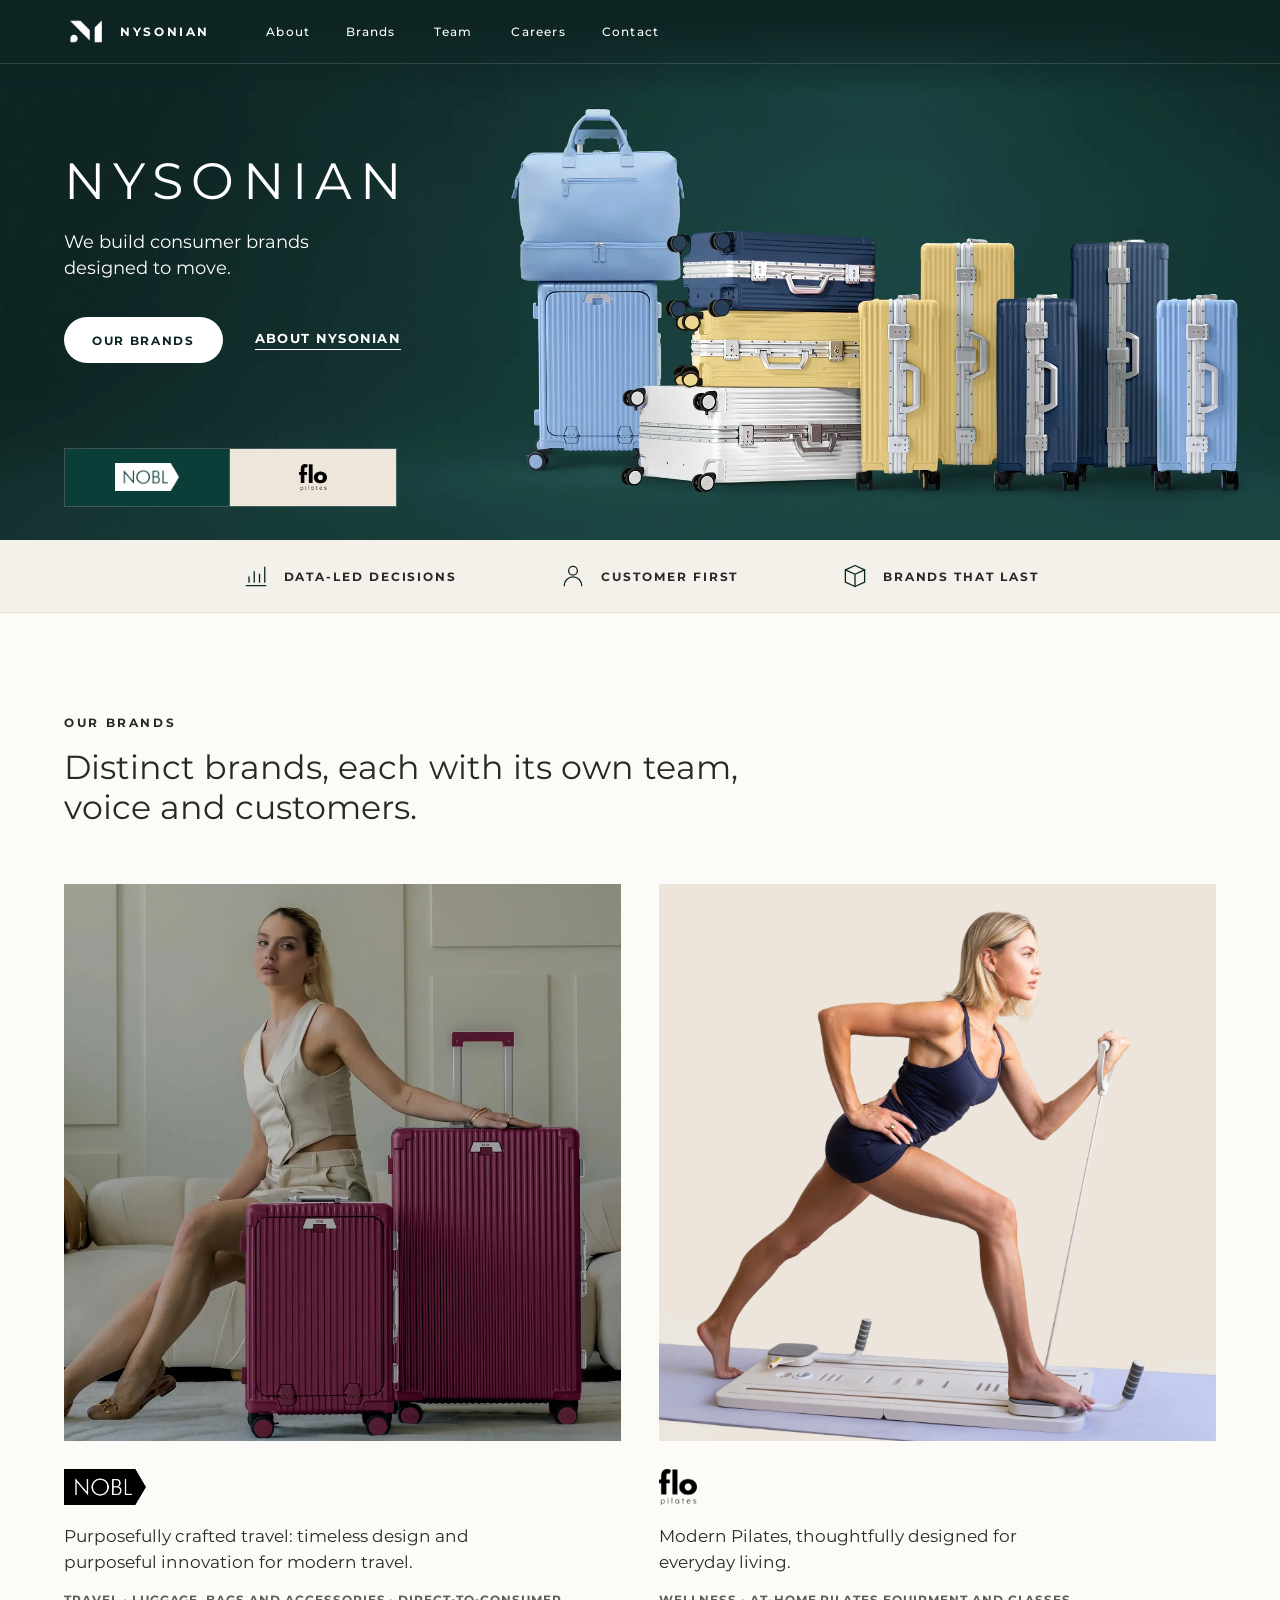
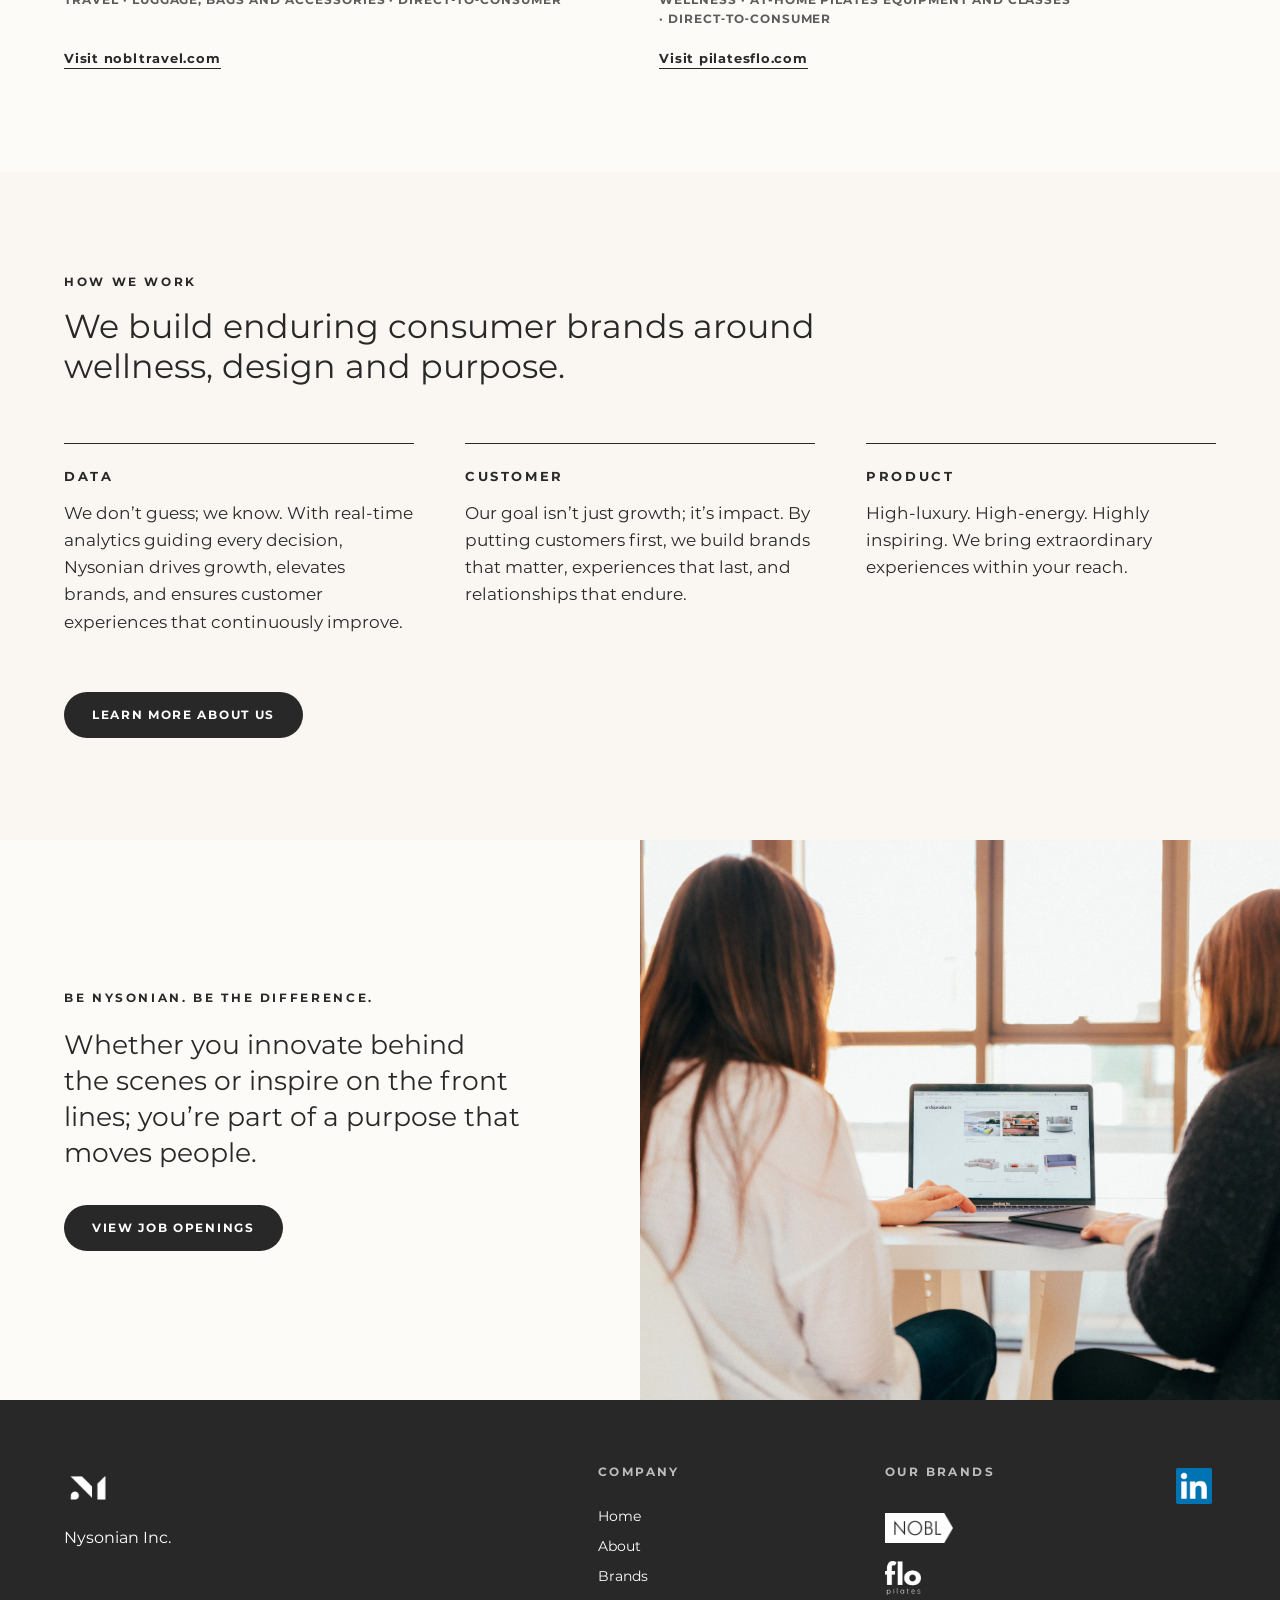
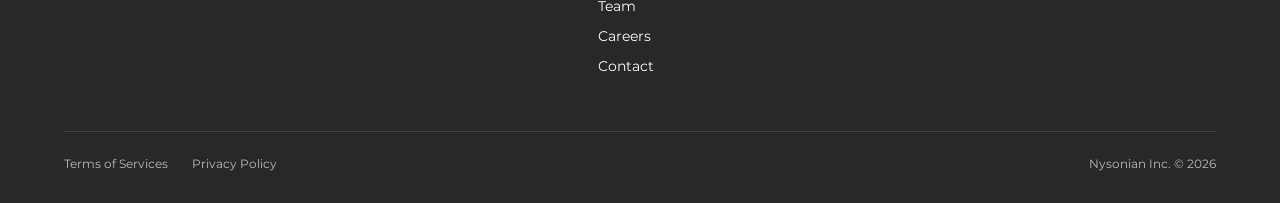
<file: index.html>
<!doctype html>
<html lang="en">
<head>
  <meta charset="utf-8">
  <meta name="viewport" content="width=device-width, initial-scale=1">
  <title>Nysonian Inc</title>
  <meta name="description" content="Nysonian craft enduring brands that move the world through wellness, creativity, and purpose. From idea to brand, we bring ambition to life.">
  <link rel="icon" type="image/png" href="assets/img/favicon.png">
  <link rel="preload" href="assets/fonts/montserrat-400.woff2" as="font" type="font/woff2" crossorigin>
  <link rel="preload" href="assets/fonts/montserrat-700.woff2" as="font" type="font/woff2" crossorigin>
  <link rel="stylesheet" href="assets/css/styles.css">
  <script src="assets/js/menu.js" defer></script>
</head>
<body class="page-home">
  <a class="skip-link" href="#main">Skip to main content</a>

  <header class="site-header">
    <button class="menu-toggle" type="button" aria-expanded="false" aria-controls="site-nav" aria-label="Open navigation menu"><span></span><span></span><span></span></button>
    <a class="site-header__logo" href="/" aria-label="Nysonian Inc. home"><img src="assets/img/logo-mark-dark.webp" width="80" height="62" alt=""><span>Nysonian</span></a>
    <nav class="site-nav" id="site-nav" aria-label="Main">
      <a class="site-nav__home" href="/" aria-current="page">Home</a>
      <a href="/about">About</a>
      <a href="/brands">Brands</a>
      <a href="/team">Team</a>
      <a href="/careers">Careers</a>
      <a href="/contact">Contact</a>
      <div class="site-nav__foot">
        <p class="site-nav__label">Our brands</p>
        <div class="site-nav__brands">
          <a class="site-nav__nobl" href="https://nobltravel.com/" target="_blank" rel="noopener"><img src="assets/img/logo-nobl-tag.webp" width="600" height="264" loading="lazy" alt="NOBL Travel"></a>
          <a class="site-nav__flo" href="https://pilatesflo.com/" target="_blank" rel="noopener"><img src="assets/img/logo-flo-black.webp" width="400" height="378" loading="lazy" alt="flo Pilates"></a>
        </div>
      </div>
    </nav>
  </header>

  <main id="main">
    <section class="nh-hero" aria-labelledby="hero-title">
      <picture class="nh-hero__img">
        <source media="(max-width: 999px)" srcset="assets/img/home-nobl-hero-mobile.webp" width="1100" height="717">
        <img src="assets/img/home-nobl-hero.webp" width="2400" height="970" fetchpriority="high" alt="Nysonian brand portfolio: NOBL Travel luggage collection">
      </picture>
      <div class="nh-hero__copy">
        <h1 id="hero-title">Nysonian</h1>
        <p class="nh-hero__sub">We build consumer brands designed to move.</p>
        <div class="nh-actions">
          <a class="nh-pill nh-pill--light" href="#brands">Our brands</a>
          <a class="nh-link" href="/about">About Nysonian</a>
        </div>
      </div>
      <nav class="nh-rail" aria-label="Our brands">
        <a class="nh-rail__nobl" href="https://nobltravel.com/" target="_blank" rel="noopener"><img src="assets/img/logo-nobl-tag.webp" width="600" height="264" alt="NOBL Travel"><span>Travel</span></a>
        <a class="nh-rail__flo" href="https://pilatesflo.com/" target="_blank" rel="noopener"><img src="assets/img/logo-flo-black.webp" width="400" height="378" alt="flo Pilates"><span>Wellness</span></a>
      </nav>
    </section>

    <section class="nh-strip" aria-label="How we work, in short">
      <ul>
        <li><svg viewBox="0 0 32 32" aria-hidden="true"><path d="M5 27h22"/><path d="M8 23v-6M14 23V11M20 23v-9M26 23V6"/></svg><span>Data-led <span>decisions</span></span></li>
        <li><svg viewBox="0 0 32 32" aria-hidden="true"><circle cx="16" cy="10" r="5"/><path d="M6 27c0-5.5 4.5-10 10-10s10 4.5 10 10"/></svg><span>Customer <span>first</span></span></li>
        <li><svg viewBox="0 0 32 32" aria-hidden="true"><path d="M16 4 5 9v14l11 5 11-5V9L16 4Z"/><path d="M5 9l11 5 11-5M16 14v14"/></svg><span>Brands <span>that last</span></span></li>
      </ul>
    </section>

    <section class="nh-brands" id="brands" aria-labelledby="brands-title">
      <p class="nh-kicker">Our brands</p>
      <h2 id="brands-title">Distinct brands, each with its own team, voice and customers.</h2>
      <ul class="nh-brands__grid">
        <li class="nh-brand">
          <img class="nh-brand__img" src="assets/img/home-nobl-lifestyle.webp" width="1100" height="1100" loading="lazy" alt="A woman seated beside a burgundy NOBL carry-on and check-in">
          <img class="nh-brand__logo nh-brand__logo--nobl" src="assets/img/logo-nobl-tag.webp" width="600" height="264" loading="lazy" alt="NOBL Travel">
          <p class="nh-brand__desc">Purposefully crafted travel: timeless design and purposeful innovation for modern travel.</p>
          <p class="nh-brand__meta">Travel <span aria-hidden="true">·</span> Luggage, bags and accessories <span aria-hidden="true">·</span> <span class="nowrap">Direct‑to‑consumer</span></p>
          <a class="nh-brand__link" href="https://nobltravel.com/" target="_blank" rel="noopener">Visit nobltravel.com</a>
        </li>
        <li class="nh-brand">
          <img class="nh-brand__img" src="assets/img/home-flo-lunge.webp" width="1600" height="1600" loading="lazy" alt="A woman in a resistance-band lunge on the flo Pilates board">
          <img class="nh-brand__logo nh-brand__logo--flo" src="assets/img/logo-flo-black.webp" width="400" height="378" loading="lazy" alt="flo Pilates">
          <p class="nh-brand__desc">Modern Pilates, thoughtfully designed for everyday living.</p>
          <p class="nh-brand__meta">Wellness <span aria-hidden="true">·</span> At-home Pilates equipment and classes <span aria-hidden="true">·</span> <span class="nowrap">Direct‑to‑consumer</span></p>
          <a class="nh-brand__link" href="https://pilatesflo.com/" target="_blank" rel="noopener">Visit pilatesflo.com</a>
        </li>
      </ul>
    </section>

    <section class="nh-how" aria-labelledby="how-title">
      <p class="nh-kicker">How we work</p>
      <h2 id="how-title">We build enduring consumer brands around wellness, design and purpose.</h2>
      <div class="nh-how__grid">
        <div>
          <h3>Data</h3>
          <p>We don’t guess; we know. With real-time analytics guiding every decision, Nysonian drives growth, elevates brands, and ensures customer experiences that continuously improve.</p>
        </div>
        <div>
          <h3>Customer</h3>
          <p>Our goal isn’t just growth; it’s impact. By putting customers first, we build brands that matter, experiences that last, and relationships that endure.</p>
        </div>
        <div>
          <h3>Product</h3>
          <p>High-luxury. High-energy. Highly inspiring. We bring extraordinary experiences within your reach.</p>
        </div>
      </div>
      <a class="nh-pill nh-pill--dark" href="/about">Learn more about us</a>
    </section>

    <section class="nh-careers" aria-labelledby="careers-title">
      <div class="nh-careers__text">
        <p class="nh-kicker" id="careers-title">Be Nysonian. Be the difference.</p>
        <p class="nh-careers__lead">Whether you innovate behind the scenes or inspire on the front lines; you’re part of a purpose that moves people.</p>
        <a class="nh-pill nh-pill--dark" href="https://www.linkedin.com/company/nysonian-inc/jobs/" target="_blank" rel="noopener">View job openings</a>
      </div>
      <img class="nh-careers__img" src="assets/img/home-careers-window.webp" width="2400" height="1600" loading="lazy" alt="Two colleagues working together at a laptop by a sunny window">
    </section>
  </main>

  <footer class="site-footer">
    <div class="site-footer__top">
      <div class="site-footer__brand">
        <img class="site-footer__logo" src="assets/img/logo-mark-light.webp" width="97" height="98" loading="lazy" alt="">
        <p class="site-footer__name">Nysonian Inc.</p>
      </div>
      <nav class="site-footer__nav" aria-label="Footer">
        <p class="site-footer__label">Company</p>
        <a href="/">Home</a>
        <a href="/about">About</a>
        <a href="/brands">Brands</a>
        <a href="/team">Team</a>
        <a href="/careers">Careers</a>
        <a href="/contact">Contact</a>
      </nav>
      <div class="site-footer__brands">
        <p class="site-footer__label">Our brands</p>
        <a href="https://nobltravel.com/" target="_blank" rel="noopener"><img class="site-footer__nobl" src="assets/img/logo-nobl-tag.webp" width="600" height="264" loading="lazy" alt="NOBL Travel"></a>
        <a href="https://pilatesflo.com/" target="_blank" rel="noopener"><img class="site-footer__flo" src="assets/img/logo-flo-black.webp" width="400" height="378" loading="lazy" alt="flo Pilates"></a>
      </div>
      <a class="site-footer__linkedin" href="https://www.linkedin.com/company/nysonian-inc/" target="_blank" rel="noopener"><img src="assets/img/icon-linkedin.webp" width="39" height="39" loading="lazy" alt="Nysonian on LinkedIn"></a>
    </div>
    <div class="site-footer__bottom">
      <ul class="site-footer__legal">
        <li><a href="/terms-of-service">Terms of Services</a></li>
        <li><a href="/privacy-policy">Privacy Policy</a></li>
      </ul>
      <p class="site-footer__copy">Nysonian Inc. © 2026</p>
    </div>
  </footer>
</body>
</html>
</file>
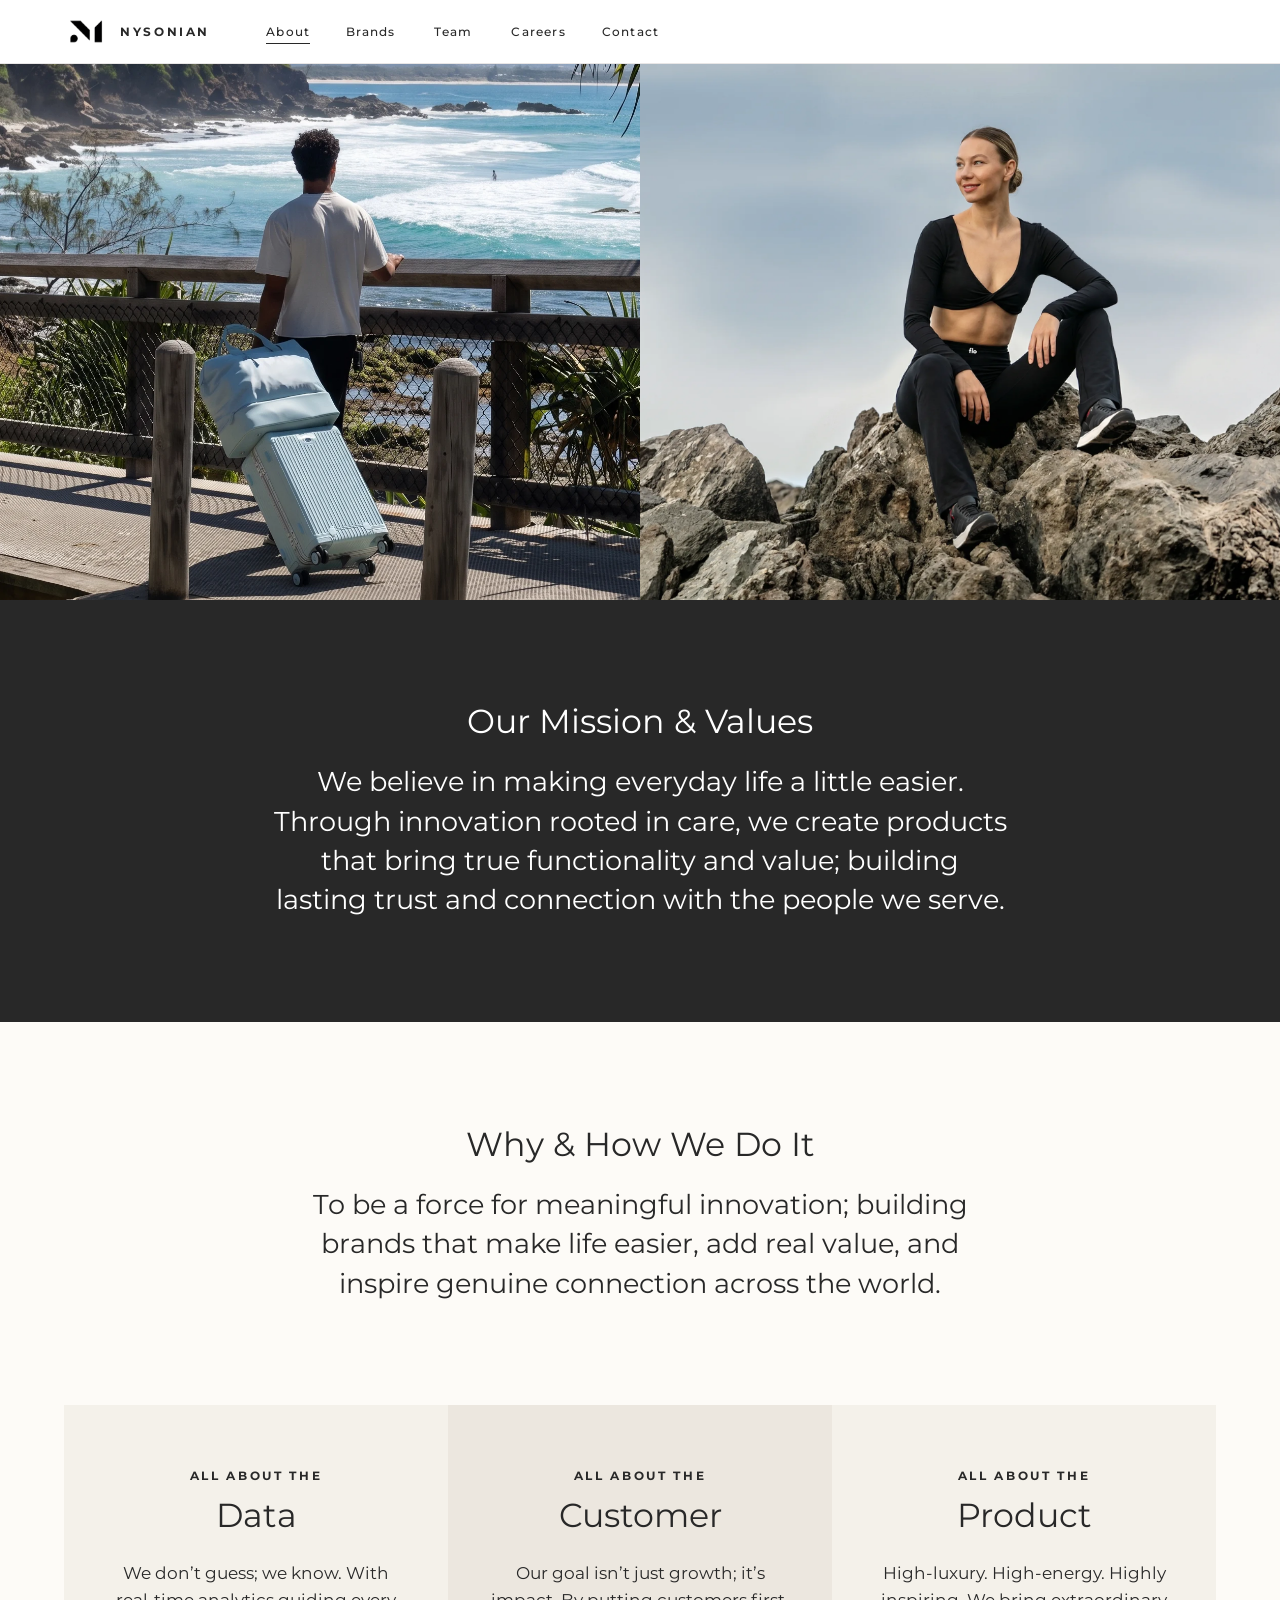
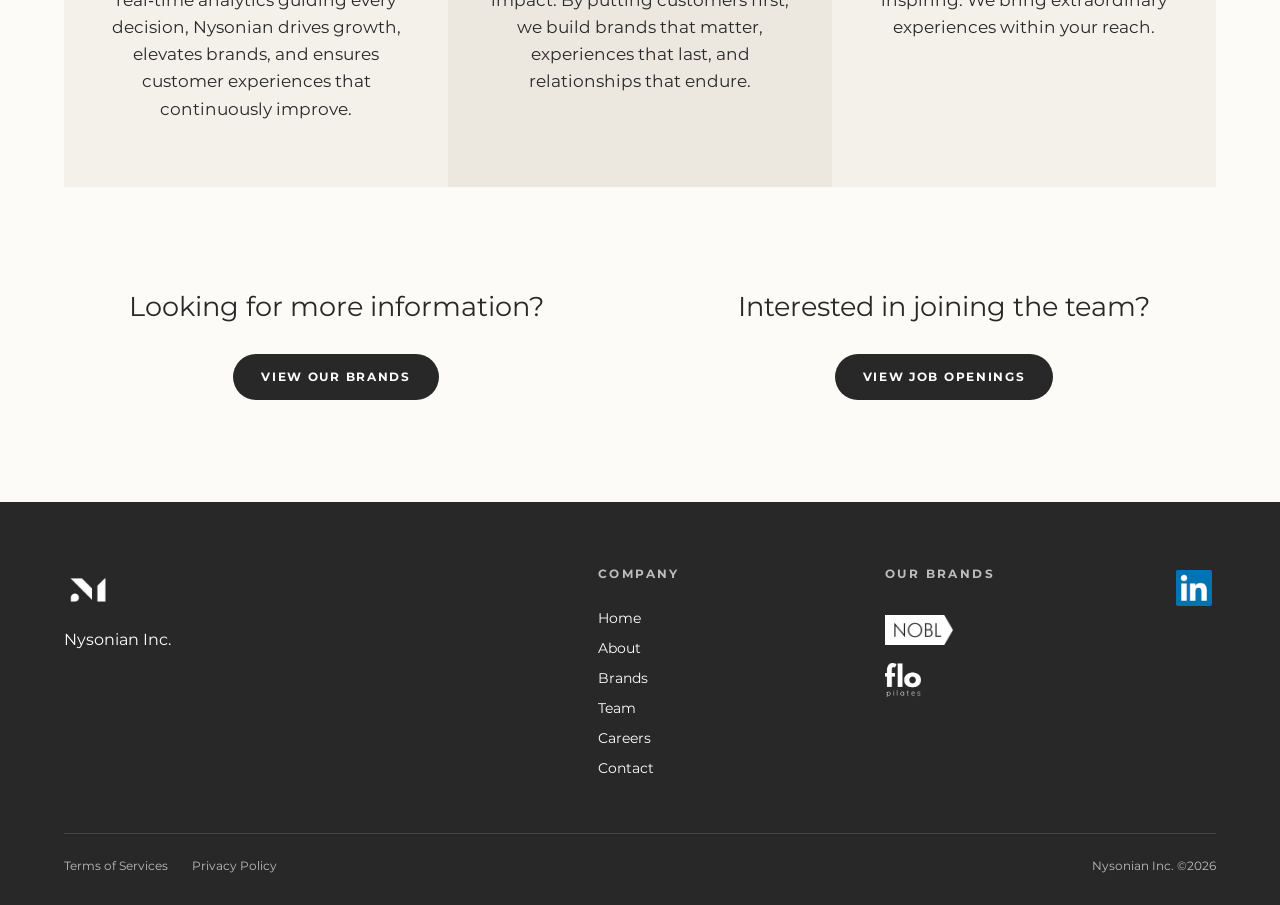
<file: about.html>
<!doctype html>
<html lang="en">
<head>
  <meta charset="utf-8">
  <meta name="viewport" content="width=device-width, initial-scale=1">
  <title>About | Nysonian</title>
  <meta name="description" content="We believe in making everyday life a little easier. Through innovation rooted in care, we create products that bring true functionality and value; building lasting trust and connection with the people we serve.">
  <link rel="icon" type="image/png" href="assets/img/favicon.png">
  <link rel="preload" href="assets/fonts/montserrat-400.woff2" as="font" type="font/woff2" crossorigin>
  <link rel="preload" href="assets/fonts/montserrat-700.woff2" as="font" type="font/woff2" crossorigin>
  <link rel="stylesheet" href="assets/css/styles.css">
  <script src="assets/js/menu.js" defer></script>
</head>
<body class="page-about">
  <a class="skip-link" href="#main">Skip to main content</a>

  <header class="site-header">
    <button class="menu-toggle" type="button" aria-expanded="false" aria-controls="site-nav" aria-label="Open navigation menu"><span></span><span></span><span></span></button>
    <a class="site-header__logo" href="/" aria-label="Nysonian Inc. home"><img src="assets/img/logo-mark-dark.webp" width="80" height="62" alt=""><span>Nysonian</span></a>
    <nav class="site-nav" id="site-nav" aria-label="Main">
      <a class="site-nav__home" href="/">Home</a>
      <a href="/about" aria-current="page">About</a>
      <a href="/brands">Brands</a>
      <a href="/team">Team</a>
      <a href="/careers">Careers</a>
      <a href="/contact">Contact</a>
      <div class="site-nav__foot">
        <p class="site-nav__label">Our brands</p>
        <div class="site-nav__brands">
          <a class="site-nav__nobl" href="https://nobltravel.com/" target="_blank" rel="noopener"><img src="assets/img/logo-nobl-tag.webp" width="600" height="264" loading="lazy" alt="NOBL Travel"></a>
          <a class="site-nav__flo" href="https://pilatesflo.com/" target="_blank" rel="noopener"><img src="assets/img/logo-flo-black.webp" width="400" height="378" loading="lazy" alt="flo Pilates"></a>
        </div>
      </div>
    </nav>
  </header>

  <main id="main">
    <div class="about-hero">
      <img class="about-hero__nobl" src="assets/img/about-nobl-coast-zoom.webp" width="1424" height="1053" fetchpriority="high" alt="A traveller with a mint NOBL suitcase and weekender looking out over a coastal bay">
      <img class="about-hero__flo" src="assets/img/about-flo-rocks.webp" width="3600" height="1540" fetchpriority="high" alt="A woman in flo activewear sitting on coastal rocks under an open sky">
    </div>

    <section class="statement statement--dark">
      <h1>Our Mission &amp; Values</h1>
      <p>We believe in making everyday life a little easier. Through innovation rooted in care, we create products that bring true functionality and value; building lasting trust and connection with the people we serve.</p>
    </section>

    <section class="statement statement--light">
      <h2>Why &amp; How We Do It</h2>
      <p>To be a force for meaningful innovation; building brands that make life easier, add real value, and inspire genuine connection across the world.</p>
    </section>

    <section class="pillars">
      <div class="pillar pillar--data">
        <h3><span>All about the</span> Data</h3>
        <p>We don’t guess; we know. With real‑time analytics guiding every decision, Nysonian drives growth, elevates brands, and ensures customer experiences that continuously improve.</p>
      </div>
      <div class="pillar pillar--stone">
        <h3><span>All about the</span> Customer</h3>
        <p>Our goal isn’t just growth; it’s impact. By putting customers first, we build brands that matter, experiences that last, and relationships that endure.</p>
      </div>
      <div class="pillar">
        <h3><span>All about the</span> Product</h3>
        <p>High-luxury. High-energy. Highly inspiring. We bring extraordinary experiences within your reach.</p>
      </div>
    </section>

    <section class="about-cta">
      <div class="about-cta__col">
        <p>Looking for more information?</p>
        <a class="nh-pill nh-pill--dark" href="/brands">View our brands</a>
      </div>
      <div class="about-cta__col">
        <p>Interested in joining the team?</p>
        <a class="nh-pill nh-pill--dark" href="https://www.linkedin.com/company/nysonian-inc/jobs/" target="_blank" rel="noopener">View job openings</a>
      </div>
    </section>
  </main>

  <footer class="site-footer">
    <div class="site-footer__top">
      <div class="site-footer__brand">
        <img class="site-footer__logo" src="assets/img/logo-mark-light.webp" width="97" height="98" loading="lazy" alt="">
        <p class="site-footer__name">Nysonian Inc.</p>
      </div>
      <nav class="site-footer__nav" aria-label="Footer">
        <p class="site-footer__label">Company</p>
        <a href="/">Home</a>
        <a href="/about">About</a>
        <a href="/brands">Brands</a>
        <a href="/team">Team</a>
        <a href="/careers">Careers</a>
        <a href="/contact">Contact</a>
      </nav>
      <div class="site-footer__brands">
        <p class="site-footer__label">Our brands</p>
        <a href="https://nobltravel.com/" target="_blank" rel="noopener"><img class="site-footer__nobl" src="assets/img/logo-nobl-tag.webp" width="600" height="264" loading="lazy" alt="NOBL Travel"></a>
        <a href="https://pilatesflo.com/" target="_blank" rel="noopener"><img class="site-footer__flo" src="assets/img/logo-flo-black.webp" width="400" height="378" loading="lazy" alt="flo Pilates"></a>
      </div>
      <a class="site-footer__linkedin" href="https://www.linkedin.com/company/nysonian-inc/" target="_blank" rel="noopener"><img src="assets/img/icon-linkedin.webp" width="39" height="39" loading="lazy" alt="Nysonian on LinkedIn"></a>
    </div>
    <div class="site-footer__bottom">
      <ul class="site-footer__legal">
        <li><a href="/terms-of-service">Terms of Services</a></li>
        <li><a href="/privacy-policy">Privacy Policy</a></li>
      </ul>
      <p class="site-footer__copy">Nysonian Inc. ©2026</p>
    </div>
  </footer>
</body>
</html>
</file>
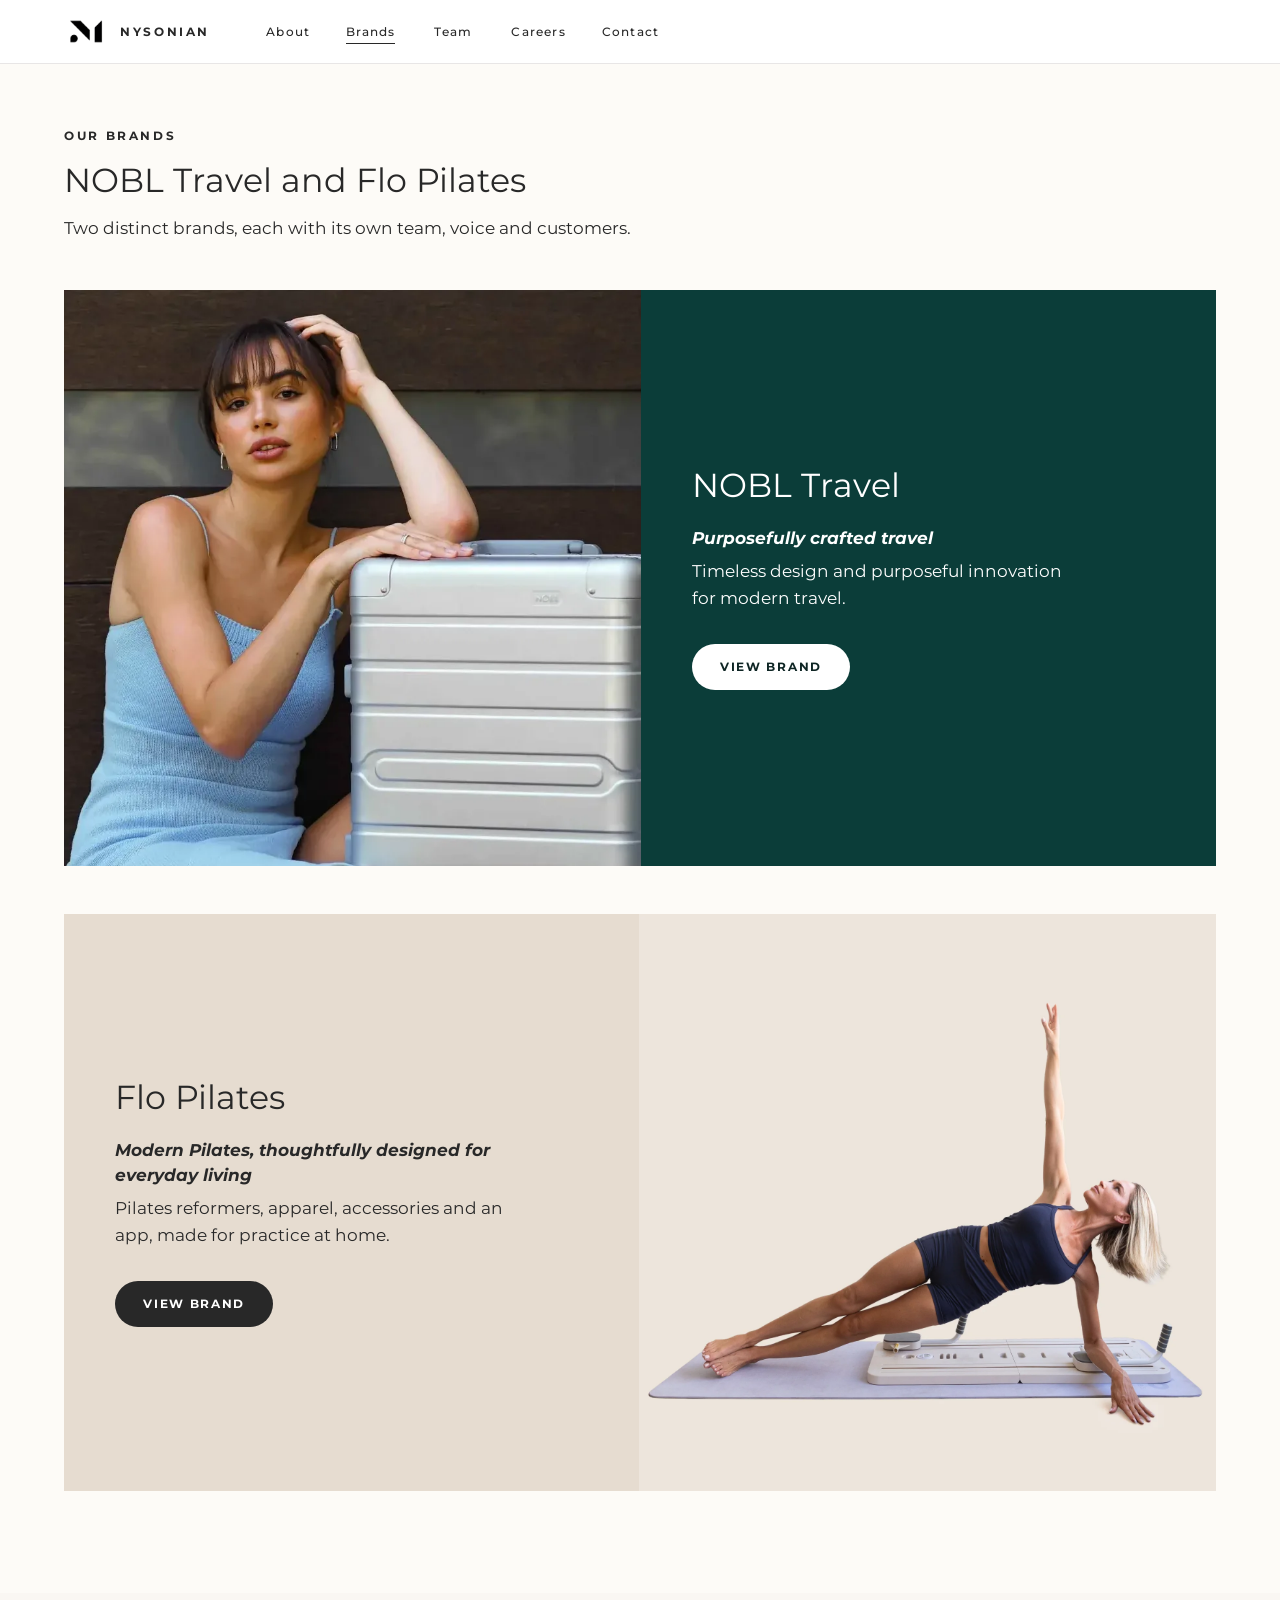
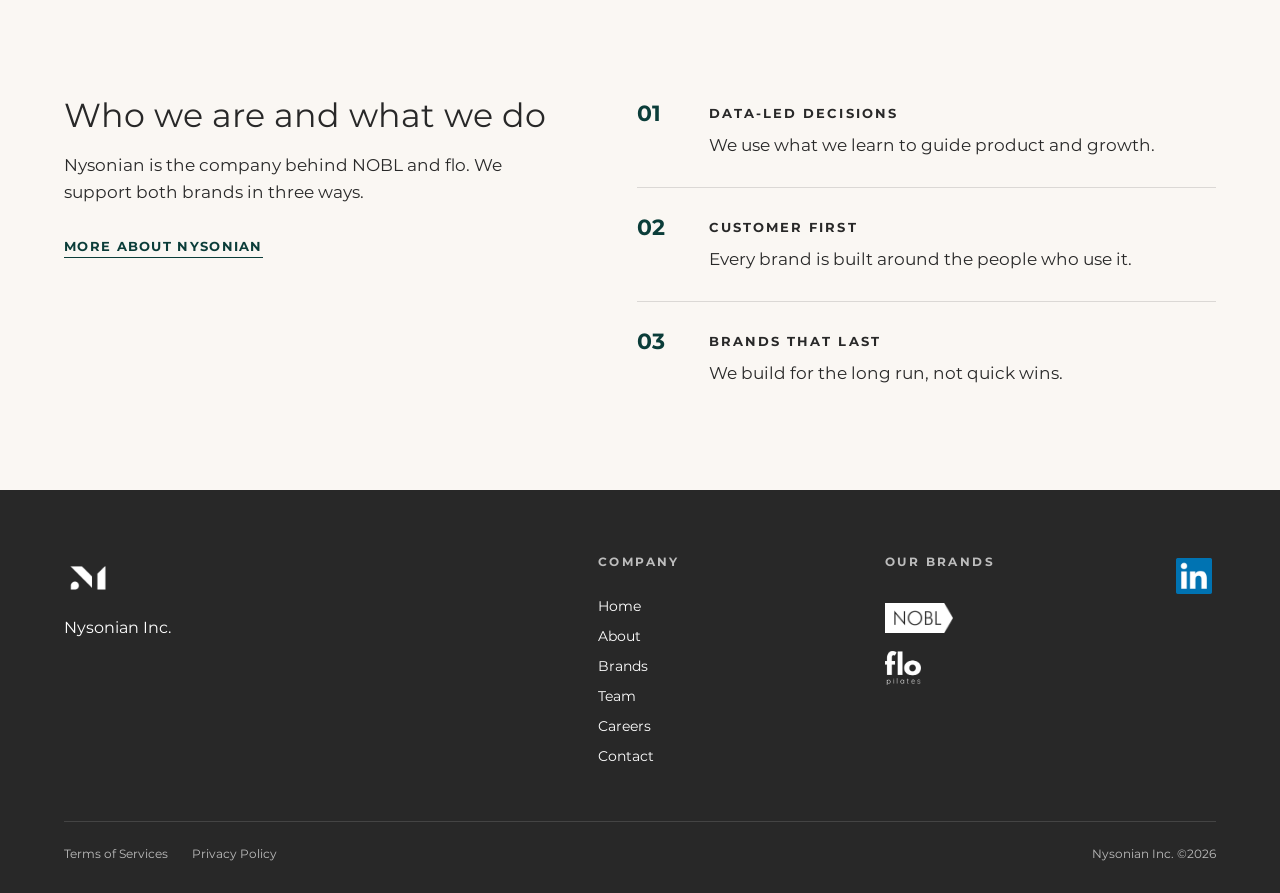
<file: brands.html>
<!doctype html>
<html lang="en">
<head>
  <meta charset="utf-8">
  <meta name="viewport" content="width=device-width, initial-scale=1">
  <title>Brands | Nysonian</title>
  <meta name="description" content="We craft enduring brands that move the world through wellness, creativity, and purpose.">
  <link rel="icon" type="image/png" href="assets/img/favicon.png">
  <link rel="preload" href="assets/fonts/montserrat-400.woff2" as="font" type="font/woff2" crossorigin>
  <link rel="preload" href="assets/fonts/montserrat-700.woff2" as="font" type="font/woff2" crossorigin>
  <link rel="stylesheet" href="assets/css/styles.css">
  <script src="assets/js/menu.js" defer></script>
</head>
<body class="page-brands">
  <a class="skip-link" href="#main">Skip to main content</a>

  <header class="site-header">
    <button class="menu-toggle" type="button" aria-expanded="false" aria-controls="site-nav" aria-label="Open navigation menu"><span></span><span></span><span></span></button>
    <a class="site-header__logo" href="/" aria-label="Nysonian Inc. home"><img src="assets/img/logo-mark-dark.webp" width="80" height="62" alt=""><span>Nysonian</span></a>
    <nav class="site-nav" id="site-nav" aria-label="Main">
      <a class="site-nav__home" href="/">Home</a>
      <a href="/about">About</a>
      <a href="/brands" aria-current="page">Brands</a>
      <a href="/team">Team</a>
      <a href="/careers">Careers</a>
      <a href="/contact">Contact</a>
      <div class="site-nav__foot">
        <p class="site-nav__label">Our brands</p>
        <div class="site-nav__brands">
          <a class="site-nav__nobl" href="https://nobltravel.com/" target="_blank" rel="noopener"><img src="assets/img/logo-nobl-tag.webp" width="600" height="264" loading="lazy" alt="NOBL Travel"></a>
          <a class="site-nav__flo" href="https://pilatesflo.com/" target="_blank" rel="noopener"><img src="assets/img/logo-flo-black.webp" width="400" height="378" loading="lazy" alt="flo Pilates"></a>
        </div>
      </div>
    </nav>
  </header>

  <main id="main">
    <section class="brands-intro" aria-labelledby="brands-title">
      <p class="brands-intro__label">Our brands</p>
      <h1 id="brands-title">NOBL Travel and Flo Pilates</h1>
      <p class="brands-intro__lead">Two distinct brands, each with its own team, voice and customers.</p>
    </section>

    <section class="brand-feature brand-feature--nobl">
      <div class="brand-feature__card">
        <picture class="brand-feature__img">
          <img src="assets/img/brands-nobl.webp" width="1199" height="889" alt="Woman leaning on a silver NOBL aluminium suitcase">
        </picture>
        <div class="brand-feature__text">
          <h2>NOBL Travel</h2>
          <p class="brand-feature__tag">Purposefully crafted travel</p>
          <p class="brand-feature__desc">Timeless design and purposeful innovation for modern travel.</p>
          <a class="nh-pill nh-pill--light" href="https://nobltravel.com/" target="_blank" rel="noopener">View brand</a>
        </div>
      </div>
    </section>

    <section class="brand-feature brand-feature--flo">
      <div class="brand-feature__card">
        <picture class="brand-feature__img">
          <img src="assets/img/brands-flo-side-plank.webp" width="1600" height="1600" loading="lazy" alt="A woman holding a side plank on the flo Pilates board">
        </picture>
        <div class="brand-feature__text">
          <h2>Flo Pilates</h2>
          <p class="brand-feature__tag">Modern Pilates, thoughtfully designed for everyday living</p>
          <p class="brand-feature__desc">Pilates reformers, apparel, accessories and an app, made for practice at home.</p>
          <a class="nh-pill nh-pill--dark" href="https://pilatesflo.com/" target="_blank" rel="noopener">View brand</a>
        </div>
      </div>
    </section>

    <section class="brands-who" aria-labelledby="who-title">
      <div class="brands-who__intro">
        <h2 id="who-title">Who we are and what we do</h2>
        <p class="brands-who__lead">Nysonian is the company behind NOBL and flo. We support both brands in three ways.</p>
        <a class="brands-who__link" href="/about">More about Nysonian</a>
      </div>
      <ol class="brands-who__points">
        <li>
          <span class="brands-who__num" aria-hidden="true">01</span>
          <h3>Data-led decisions</h3>
          <p>We use what we learn to guide product and growth.</p>
        </li>
        <li>
          <span class="brands-who__num" aria-hidden="true">02</span>
          <h3>Customer first</h3>
          <p>Every brand is built around the people who use it.</p>
        </li>
        <li>
          <span class="brands-who__num" aria-hidden="true">03</span>
          <h3>Brands that last</h3>
          <p>We build for the long run, not quick wins.</p>
        </li>
      </ol>
    </section>
  </main>

  <footer class="site-footer">
    <div class="site-footer__top">
      <div class="site-footer__brand">
        <img class="site-footer__logo" src="assets/img/logo-mark-light.webp" width="97" height="98" loading="lazy" alt="">
        <p class="site-footer__name">Nysonian Inc.</p>
      </div>
      <nav class="site-footer__nav" aria-label="Footer">
        <p class="site-footer__label">Company</p>
        <a href="/">Home</a>
        <a href="/about">About</a>
        <a href="/brands">Brands</a>
        <a href="/team">Team</a>
        <a href="/careers">Careers</a>
        <a href="/contact">Contact</a>
      </nav>
      <div class="site-footer__brands">
        <p class="site-footer__label">Our brands</p>
        <a href="https://nobltravel.com/" target="_blank" rel="noopener"><img class="site-footer__nobl" src="assets/img/logo-nobl-tag.webp" width="600" height="264" loading="lazy" alt="NOBL Travel"></a>
        <a href="https://pilatesflo.com/" target="_blank" rel="noopener"><img class="site-footer__flo" src="assets/img/logo-flo-black.webp" width="400" height="378" loading="lazy" alt="flo Pilates"></a>
      </div>
      <a class="site-footer__linkedin" href="https://www.linkedin.com/company/nysonian-inc/" target="_blank" rel="noopener"><img src="assets/img/icon-linkedin.webp" width="39" height="39" loading="lazy" alt="Nysonian on LinkedIn"></a>
    </div>
    <div class="site-footer__bottom">
      <ul class="site-footer__legal">
        <li><a href="/terms-of-service">Terms of Services</a></li>
        <li><a href="/privacy-policy">Privacy Policy</a></li>
      </ul>
      <p class="site-footer__copy">Nysonian Inc. ©2026</p>
    </div>
  </footer>
</body>
</html>
</file>
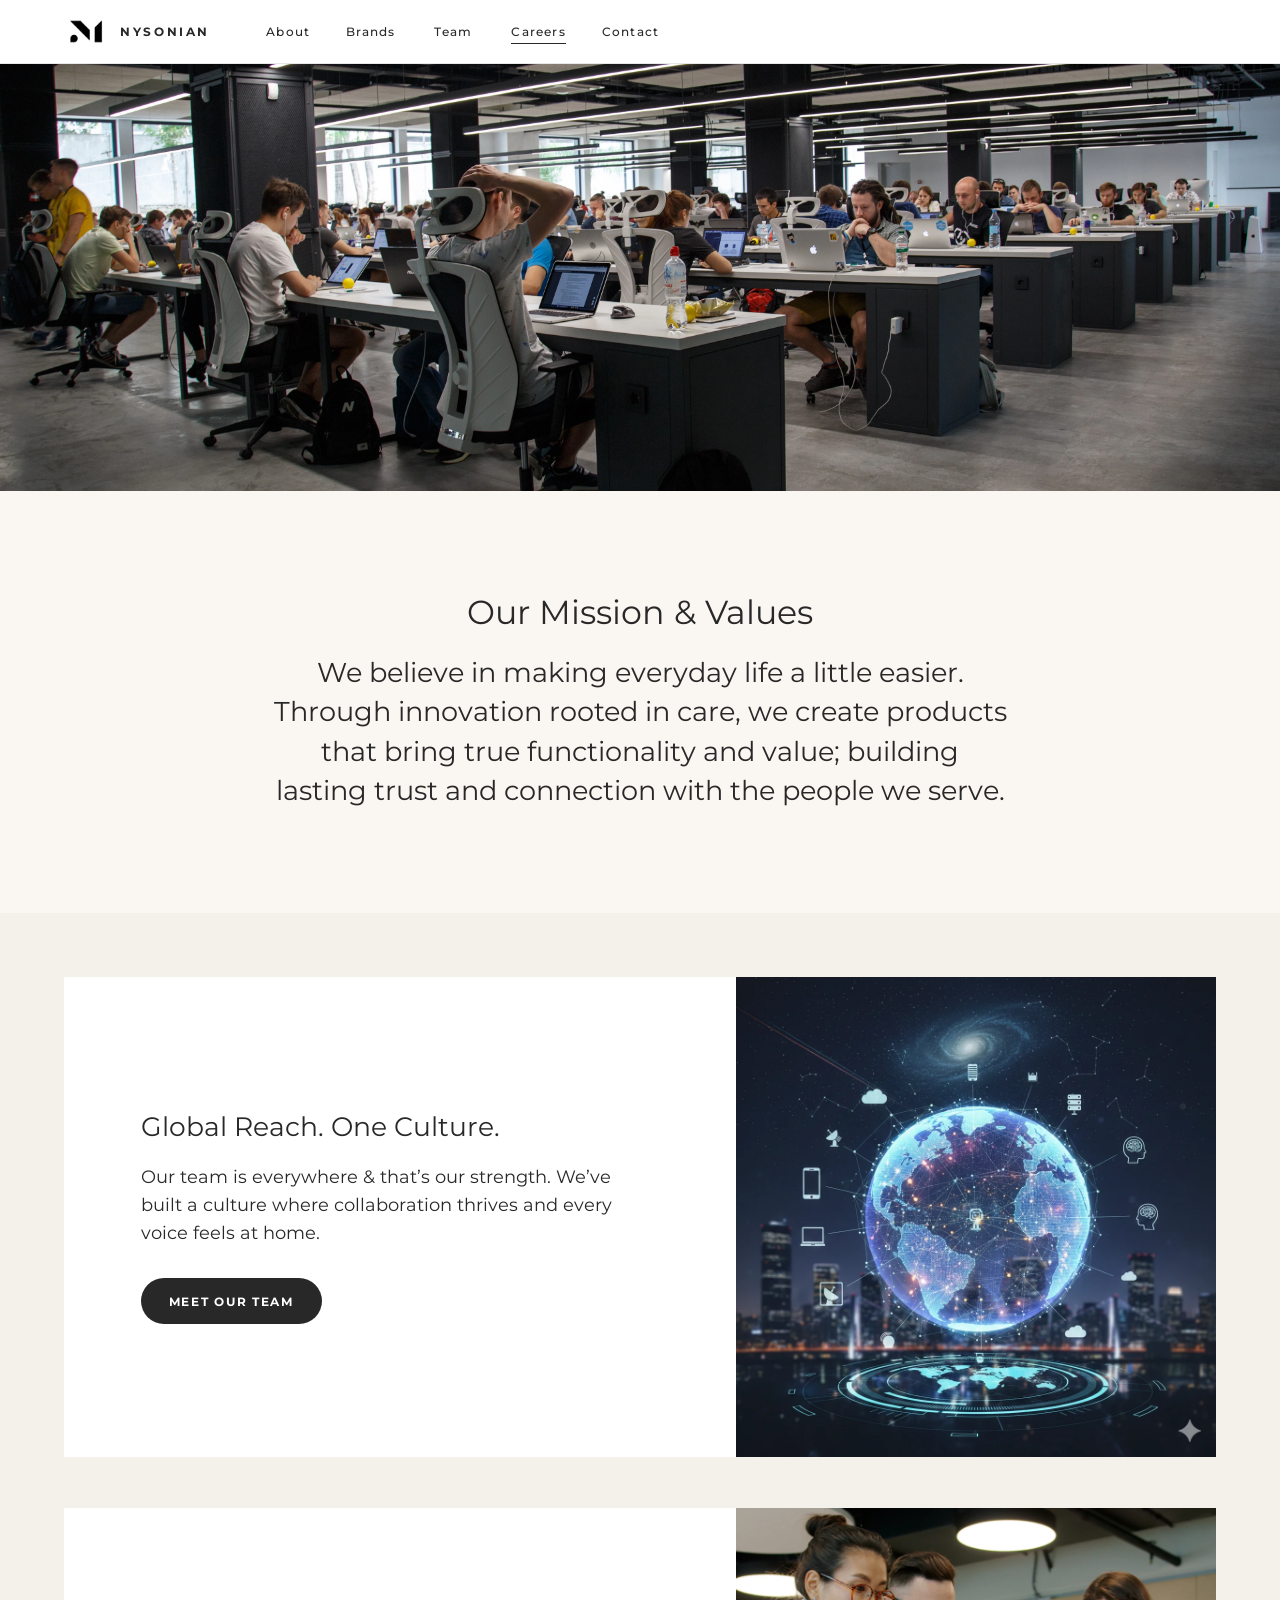
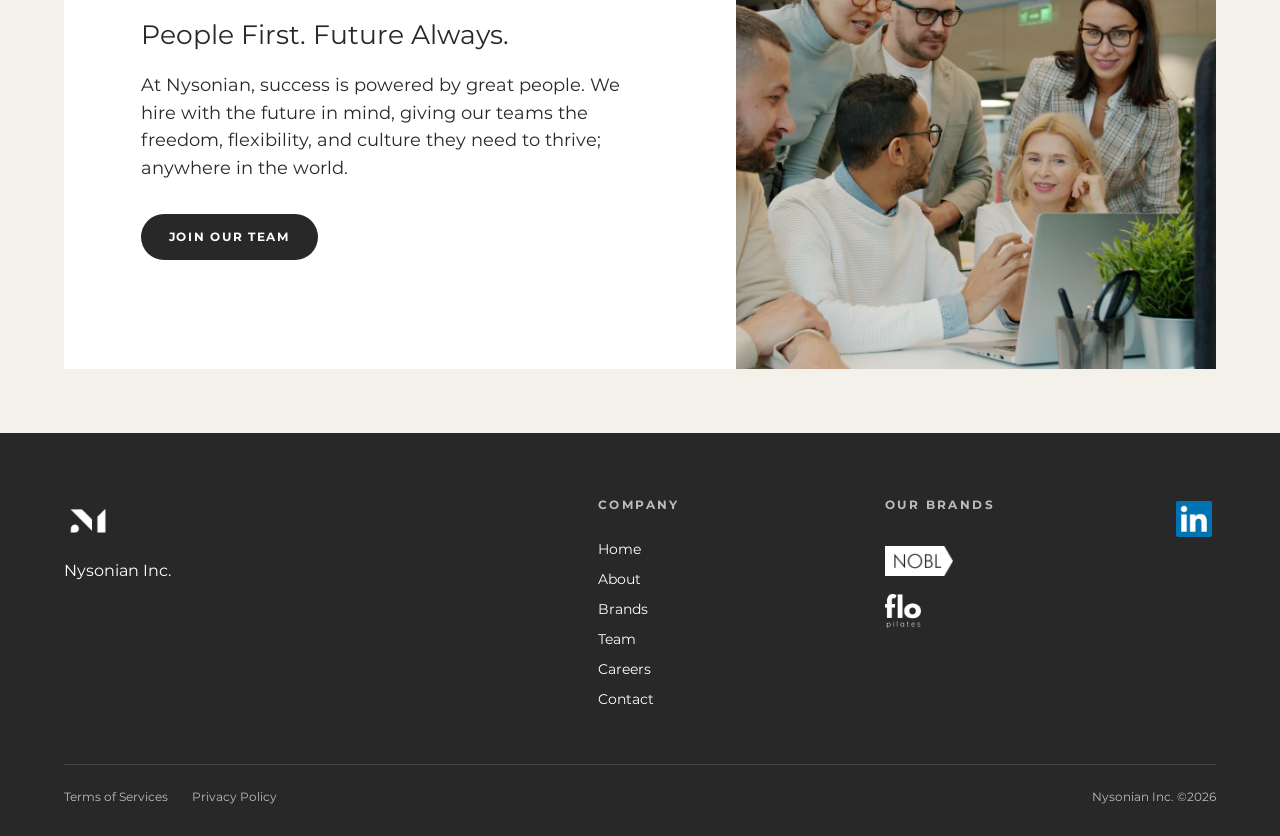
<file: careers.html>
<!doctype html>
<html lang="en">
<head>
  <meta charset="utf-8">
  <meta name="viewport" content="width=device-width, initial-scale=1">
  <title>Careers | Nysonian</title>
  <meta name="description" content="At Nysonian, success is powered by great people. We hire with the future in mind, giving our teams the freedom, flexibility, and culture they need to thrive; anywhere in the world.">
  <link rel="icon" type="image/png" href="assets/img/favicon.png">
  <link rel="preload" href="assets/fonts/montserrat-400.woff2" as="font" type="font/woff2" crossorigin>
  <link rel="preload" href="assets/fonts/montserrat-700.woff2" as="font" type="font/woff2" crossorigin>
  <link rel="stylesheet" href="assets/css/styles.css">
  <script src="assets/js/menu.js" defer></script>
</head>
<body class="page-careers">
  <a class="skip-link" href="#main">Skip to main content</a>

  <header class="site-header">
    <button class="menu-toggle" type="button" aria-expanded="false" aria-controls="site-nav" aria-label="Open navigation menu"><span></span><span></span><span></span></button>
    <a class="site-header__logo" href="/" aria-label="Nysonian Inc. home"><img src="assets/img/logo-mark-dark.webp" width="80" height="62" alt=""><span>Nysonian</span></a>
    <nav class="site-nav" id="site-nav" aria-label="Main">
      <a class="site-nav__home" href="/">Home</a>
      <a href="/about">About</a>
      <a href="/brands">Brands</a>
      <a href="/team">Team</a>
      <a href="/careers" aria-current="page">Careers</a>
      <a href="/contact">Contact</a>
      <div class="site-nav__foot">
        <p class="site-nav__label">Our brands</p>
        <div class="site-nav__brands">
          <a class="site-nav__nobl" href="https://nobltravel.com/" target="_blank" rel="noopener"><img src="assets/img/logo-nobl-tag.webp" width="600" height="264" loading="lazy" alt="NOBL Travel"></a>
          <a class="site-nav__flo" href="https://pilatesflo.com/" target="_blank" rel="noopener"><img src="assets/img/logo-flo-black.webp" width="400" height="378" loading="lazy" alt="flo Pilates"></a>
        </div>
      </div>
    </nav>
  </header>

  <main id="main">
    <div class="careers-hero"><img src="assets/img/careers-hero-openplan.webp" width="3840" height="2560" alt="A large, bright open-plan office full of people working at long desks"></div>

    <section class="statement statement--grey">
      <h1>Our Mission &amp; Values</h1>
      <p>We believe in making everyday life a little easier. Through innovation rooted in care, we create products that bring true functionality and value; building lasting trust and connection with the people we serve.</p>
    </section>

    <div class="careers-cards">
      <section class="careers-card">
        <div class="careers-card__text">
          <h2>Global Reach. One Culture.</h2>
          <p>Our team is everywhere &amp; that’s our strength. We’ve built a culture where collaboration thrives and every voice feels at home.</p>
          <a class="nh-pill nh-pill--dark" href="/team">Meet our team</a>
        </div>
        <div class="careers-card__img"><img class="cover" src="assets/img/careers-globe.webp" width="1024" height="1024" loading="lazy" alt="Illustration of a glowing digital globe connected by network lines"></div>
      </section>

      <section class="careers-card careers-card--people">
        <div class="careers-card__text">
          <h2>People First. Future Always.</h2>
          <p>At Nysonian, success is powered by great people. We hire with the future in mind, giving our teams the freedom, flexibility, and culture they need to thrive; anywhere in the world.</p>
          <a class="nh-pill nh-pill--dark" href="https://www.linkedin.com/company/nysonian-inc/jobs/" target="_blank" rel="noopener">Join our team</a>
        </div>
        <div class="careers-card__img"><img class="cover" src="assets/img/careers-team-huddle.webp" width="1800" height="1013" loading="lazy" alt="Colleagues gathered around a laptop, smiling and talking"></div>
      </section>
    </div>
  </main>

  <footer class="site-footer">
    <div class="site-footer__top">
      <div class="site-footer__brand">
        <img class="site-footer__logo" src="assets/img/logo-mark-light.webp" width="97" height="98" loading="lazy" alt="">
        <p class="site-footer__name">Nysonian Inc.</p>
      </div>
      <nav class="site-footer__nav" aria-label="Footer">
        <p class="site-footer__label">Company</p>
        <a href="/">Home</a>
        <a href="/about">About</a>
        <a href="/brands">Brands</a>
        <a href="/team">Team</a>
        <a href="/careers">Careers</a>
        <a href="/contact">Contact</a>
      </nav>
      <div class="site-footer__brands">
        <p class="site-footer__label">Our brands</p>
        <a href="https://nobltravel.com/" target="_blank" rel="noopener"><img class="site-footer__nobl" src="assets/img/logo-nobl-tag.webp" width="600" height="264" loading="lazy" alt="NOBL Travel"></a>
        <a href="https://pilatesflo.com/" target="_blank" rel="noopener"><img class="site-footer__flo" src="assets/img/logo-flo-black.webp" width="400" height="378" loading="lazy" alt="flo Pilates"></a>
      </div>
      <a class="site-footer__linkedin" href="https://www.linkedin.com/company/nysonian-inc/" target="_blank" rel="noopener"><img src="assets/img/icon-linkedin.webp" width="39" height="39" loading="lazy" alt="Nysonian on LinkedIn"></a>
    </div>
    <div class="site-footer__bottom">
      <ul class="site-footer__legal">
        <li><a href="/terms-of-service">Terms of Services</a></li>
        <li><a href="/privacy-policy">Privacy Policy</a></li>
      </ul>
      <p class="site-footer__copy">Nysonian Inc. ©2026</p>
    </div>
  </footer>
</body>
</html>
</file>
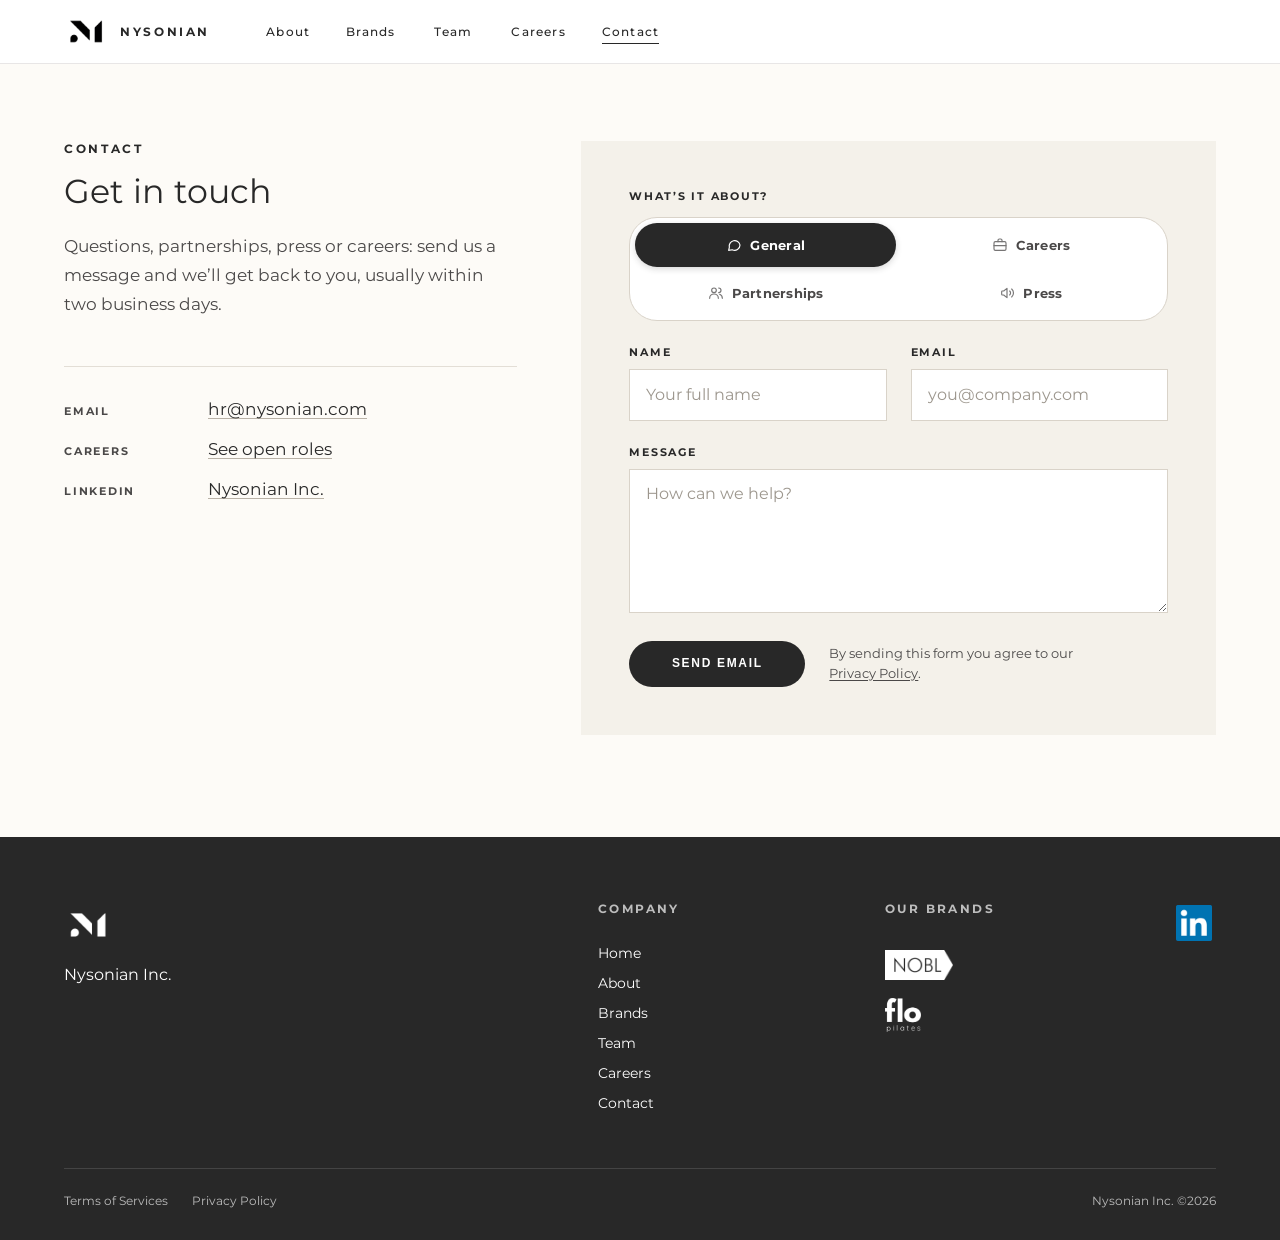
<file: contact.html>
<!doctype html>
<html lang="en">
<head>
  <meta charset="utf-8">
  <meta name="viewport" content="width=device-width, initial-scale=1">
  <title>Contact | Nysonian</title>
  <meta name="description" content="Get in touch with Nysonian Inc. Send us a message or email hr@nysonian.com.">
  <link rel="icon" type="image/png" href="assets/img/favicon.png">
  <link rel="preload" href="assets/fonts/montserrat-400.woff2" as="font" type="font/woff2" crossorigin>
  <link rel="preload" href="assets/fonts/montserrat-700.woff2" as="font" type="font/woff2" crossorigin>
  <link rel="stylesheet" href="assets/css/styles.css">
  <script src="assets/js/menu.js" defer></script>
  <script src="assets/js/contact.js" defer></script>
</head>
<body class="page-contact">
  <a class="skip-link" href="#main">Skip to main content</a>

  <header class="site-header">
    <button class="menu-toggle" type="button" aria-expanded="false" aria-controls="site-nav" aria-label="Open navigation menu"><span></span><span></span><span></span></button>
    <a class="site-header__logo" href="/" aria-label="Nysonian Inc. home"><img src="assets/img/logo-mark-dark.webp" width="80" height="62" alt=""><span>Nysonian</span></a>
    <nav class="site-nav" id="site-nav" aria-label="Main">
      <a class="site-nav__home" href="/">Home</a>
      <a href="/about">About</a>
      <a href="/brands">Brands</a>
      <a href="/team">Team</a>
      <a href="/careers">Careers</a>
      <a href="/contact" aria-current="page">Contact</a>
      <div class="site-nav__foot">
        <p class="site-nav__label">Our brands</p>
        <div class="site-nav__brands">
          <a class="site-nav__nobl" href="https://nobltravel.com/" target="_blank" rel="noopener"><img src="assets/img/logo-nobl-tag.webp" width="600" height="264" loading="lazy" alt="NOBL Travel"></a>
          <a class="site-nav__flo" href="https://pilatesflo.com/" target="_blank" rel="noopener"><img src="assets/img/logo-flo-black.webp" width="400" height="378" loading="lazy" alt="flo Pilates"></a>
        </div>
      </div>
    </nav>
  </header>

  <main id="main">
    <section class="contact" aria-labelledby="contact-title">
      <div class="contact__intro">
        <p class="nh-kicker">Contact</p>
        <h1 id="contact-title">Get in touch</h1>
        <p class="contact__lead">Questions, partnerships, press or careers: send us a message and we’ll get back to you, usually within two business days.</p>
        <dl class="contact__ways">
          <div><dt>Email</dt><dd><a href="mailto:hr@nysonian.com">hr@nysonian.com</a></dd></div>
          <div><dt>Careers</dt><dd><a href="https://www.linkedin.com/company/nysonian-inc/jobs/" target="_blank" rel="noopener">See open roles</a></dd></div>
          <div><dt>LinkedIn</dt><dd><a href="https://www.linkedin.com/company/nysonian-inc/" target="_blank" rel="noopener">Nysonian Inc.</a></dd></div>
        </dl>
      </div>

      <form class="contact-form" action="/api/contact" method="post">
        <fieldset class="contact-form__topics">
          <legend>What’s it about?</legend>
          <div class="contact-chips">
            <label><input type="radio" name="subject" value="General" checked><span><svg viewBox="0 0 24 24" width="16" height="16" aria-hidden="true" fill="none" stroke="currentColor" stroke-width="1.75" stroke-linecap="round" stroke-linejoin="round"><path d="M21 12a8 8 0 0 1-11.6 7.1L4 20l1-4.6A8 8 0 1 1 21 12Z"/></svg>General</span></label>
            <label><input type="radio" name="subject" value="Careers"><span><svg viewBox="0 0 24 24" width="16" height="16" aria-hidden="true" fill="none" stroke="currentColor" stroke-width="1.75" stroke-linecap="round" stroke-linejoin="round"><rect x="3" y="7" width="18" height="13" rx="2"/><path d="M9 7V5a2 2 0 0 1 2-2h2a2 2 0 0 1 2 2v2M3 13h18"/></svg>Careers</span></label>
            <label><input type="radio" name="subject" value="Partnerships"><span><svg viewBox="0 0 24 24" width="16" height="16" aria-hidden="true" fill="none" stroke="currentColor" stroke-width="1.75" stroke-linecap="round" stroke-linejoin="round"><circle cx="9" cy="8" r="3.5"/><path d="M2.5 20a6.5 6.5 0 0 1 13 0M16 4.5a3.5 3.5 0 0 1 0 7M21.5 20a6.5 6.5 0 0 0-4-6"/></svg>Partnerships</span></label>
            <label><input type="radio" name="subject" value="Press"><span><svg viewBox="0 0 24 24" width="16" height="16" aria-hidden="true" fill="none" stroke="currentColor" stroke-width="1.75" stroke-linecap="round" stroke-linejoin="round"><path d="M4 10v4a1 1 0 0 0 1 1h2l5 4V5L7 9H5a1 1 0 0 0-1 1ZM16 9a4 4 0 0 1 0 6M19 6a8 8 0 0 1 0 12"/></svg>Press</span></label>
          </div>
        </fieldset>
        <div class="contact-form__row">
          <label class="field">Name<input type="text" name="name" autocomplete="name" maxlength="200" placeholder="Your full name" required></label>
          <label class="field">Email<input type="email" name="email" autocomplete="email" maxlength="320" placeholder="you@company.com" required></label>
        </div>
        <label class="field">Message<textarea name="message" rows="6" maxlength="5000" placeholder="How can we help?" required></textarea></label>
        <label class="contact-form__trap" aria-hidden="true">Company<input type="text" name="company" tabindex="-1" autocomplete="off"></label>
        <div class="contact-form__foot">
          <button class="nh-pill nh-pill--dark" type="submit">Send email</button>
          <p class="contact-form__note">By sending this form you agree to our <a href="/privacy-policy">Privacy Policy</a>.</p>
        </div>
        <p class="contact-form__status" role="status" aria-live="polite"></p>
      </form>
    </section>
  </main>

  <footer class="site-footer">
    <div class="site-footer__top">
      <div class="site-footer__brand">
        <img class="site-footer__logo" src="assets/img/logo-mark-light.webp" width="97" height="98" loading="lazy" alt="">
        <p class="site-footer__name">Nysonian Inc.</p>
      </div>
      <nav class="site-footer__nav" aria-label="Footer">
        <p class="site-footer__label">Company</p>
        <a href="/">Home</a>
        <a href="/about">About</a>
        <a href="/brands">Brands</a>
        <a href="/team">Team</a>
        <a href="/careers">Careers</a>
        <a href="/contact">Contact</a>
      </nav>
      <div class="site-footer__brands">
        <p class="site-footer__label">Our brands</p>
        <a href="https://nobltravel.com/" target="_blank" rel="noopener"><img class="site-footer__nobl" src="assets/img/logo-nobl-tag.webp" width="600" height="264" loading="lazy" alt="NOBL Travel"></a>
        <a href="https://pilatesflo.com/" target="_blank" rel="noopener"><img class="site-footer__flo" src="assets/img/logo-flo-black.webp" width="400" height="378" loading="lazy" alt="flo Pilates"></a>
      </div>
      <a class="site-footer__linkedin" href="https://www.linkedin.com/company/nysonian-inc/" target="_blank" rel="noopener"><img src="assets/img/icon-linkedin.webp" width="39" height="39" loading="lazy" alt="Nysonian on LinkedIn"></a>
    </div>
    <div class="site-footer__bottom">
      <ul class="site-footer__legal">
        <li><a href="/terms-of-service">Terms of Services</a></li>
        <li><a href="/privacy-policy">Privacy Policy</a></li>
      </ul>
      <p class="site-footer__copy">Nysonian Inc. ©2026</p>
    </div>
  </footer>
</body>
</html>
</file>
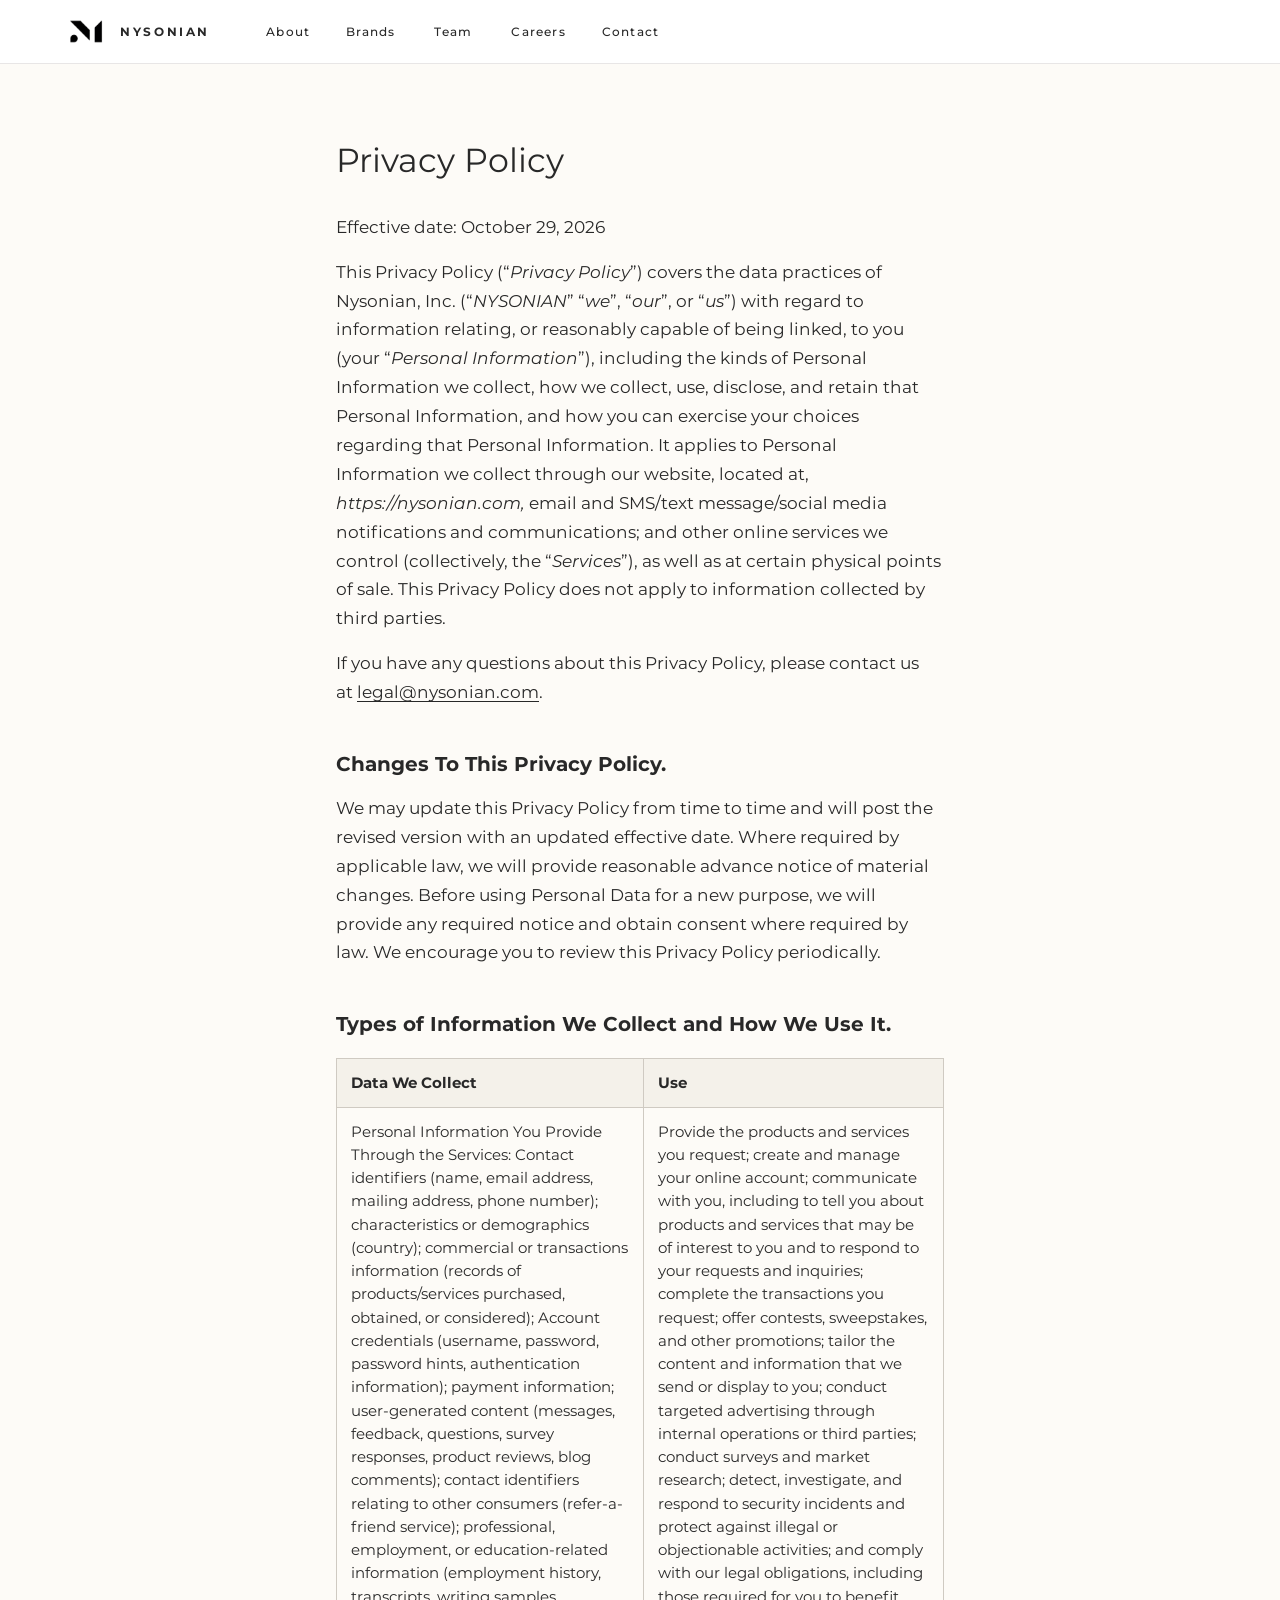
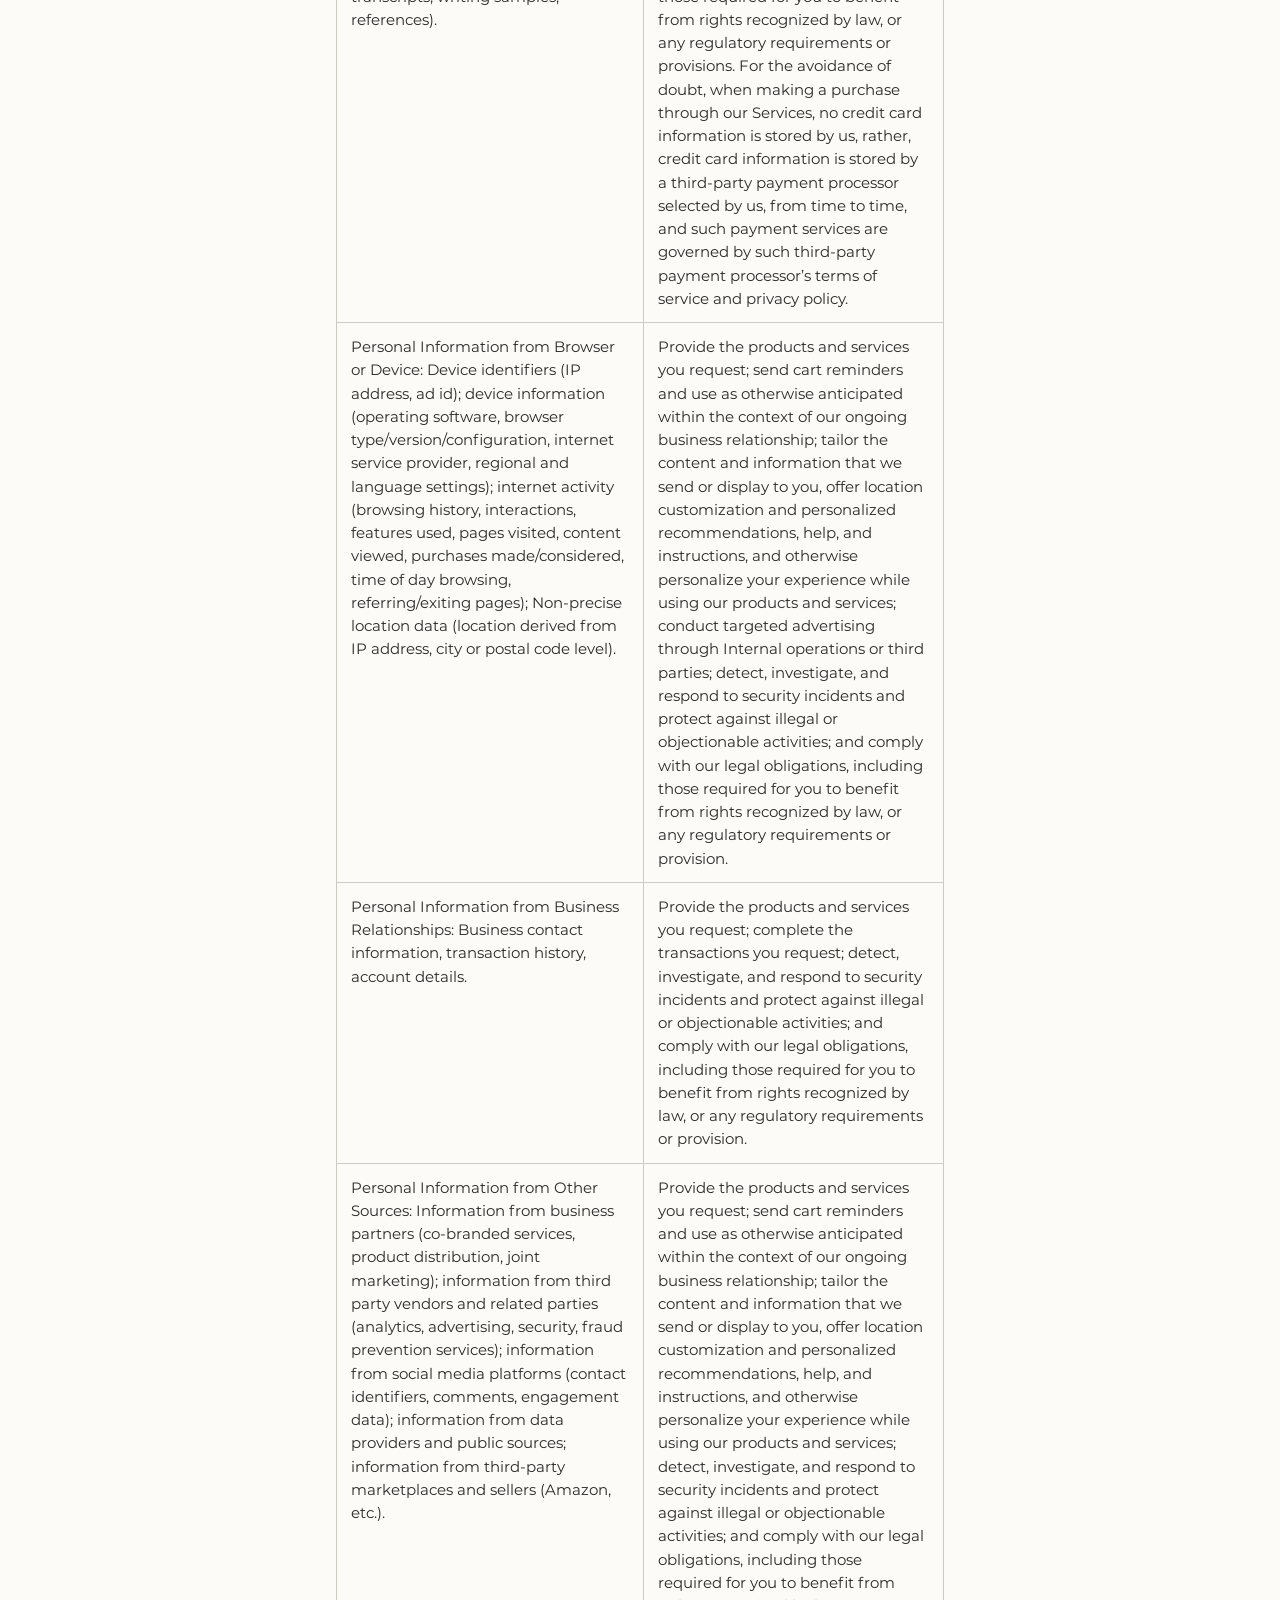
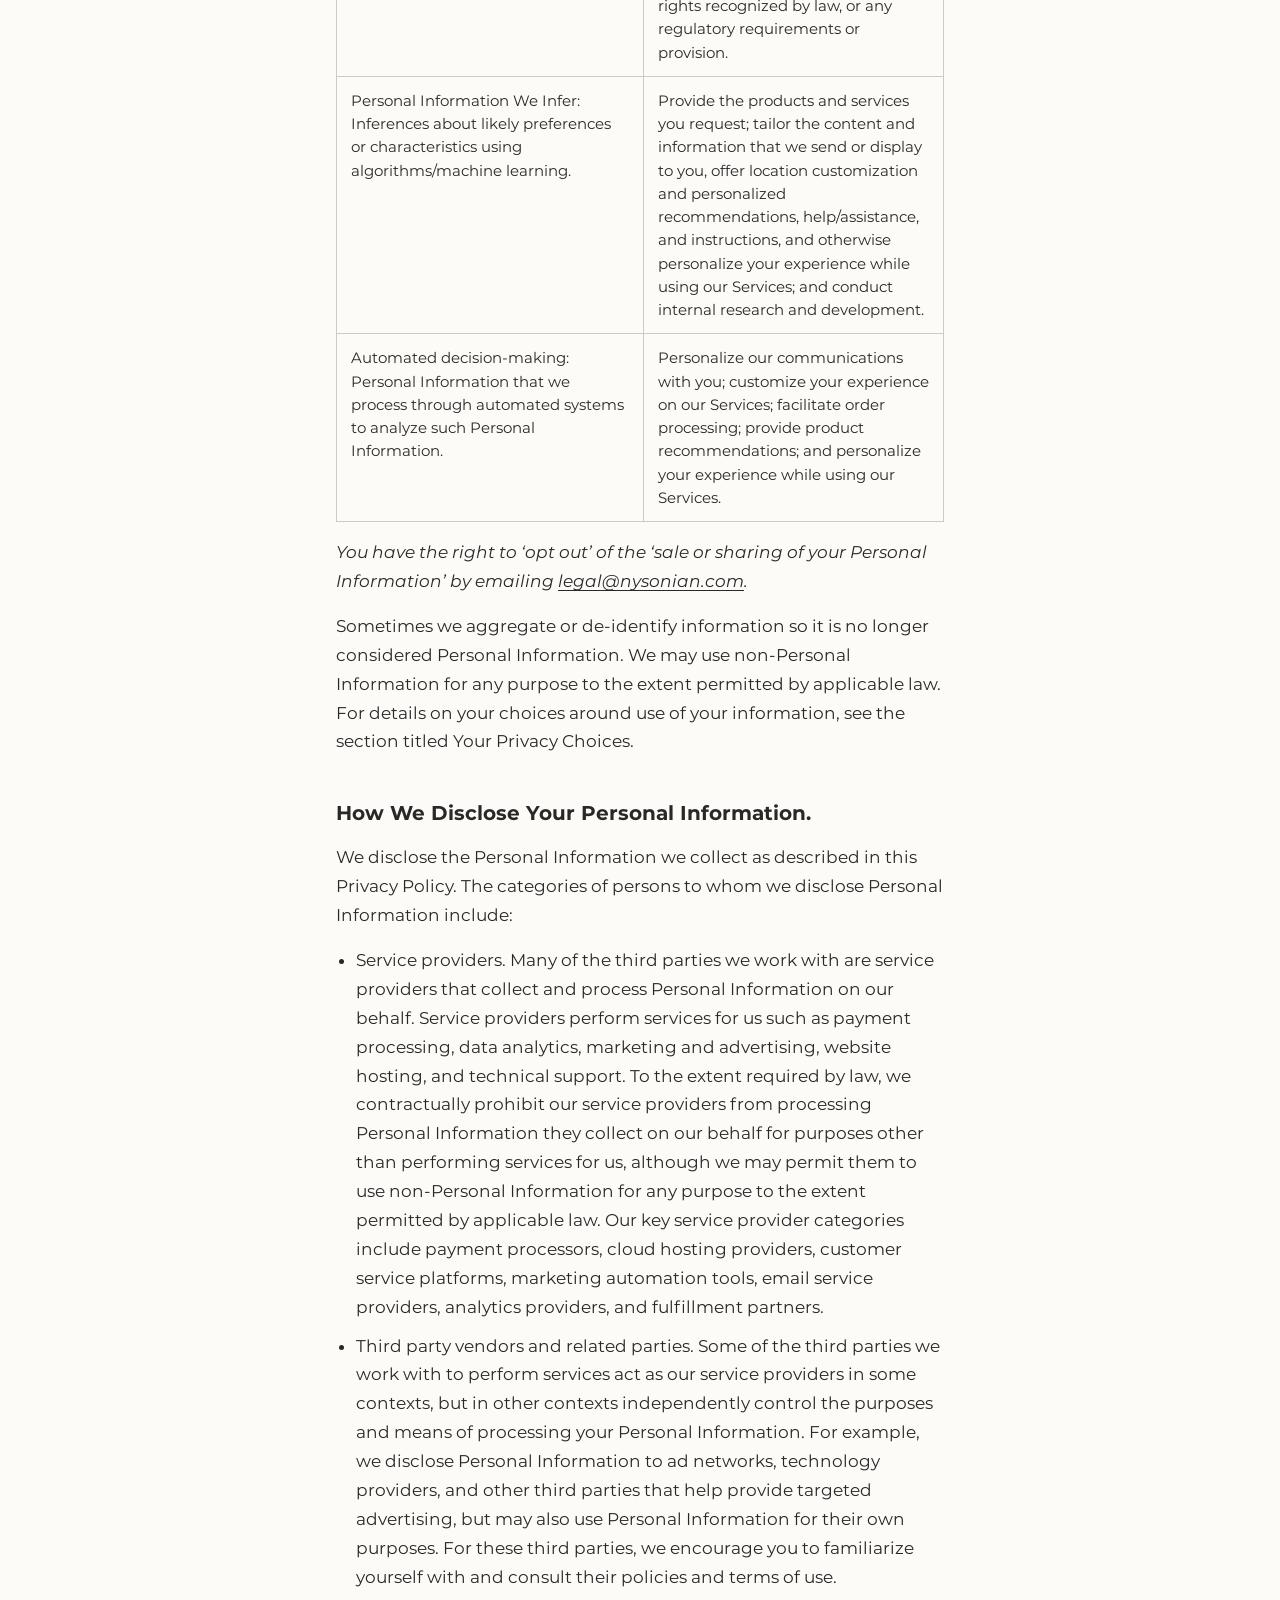
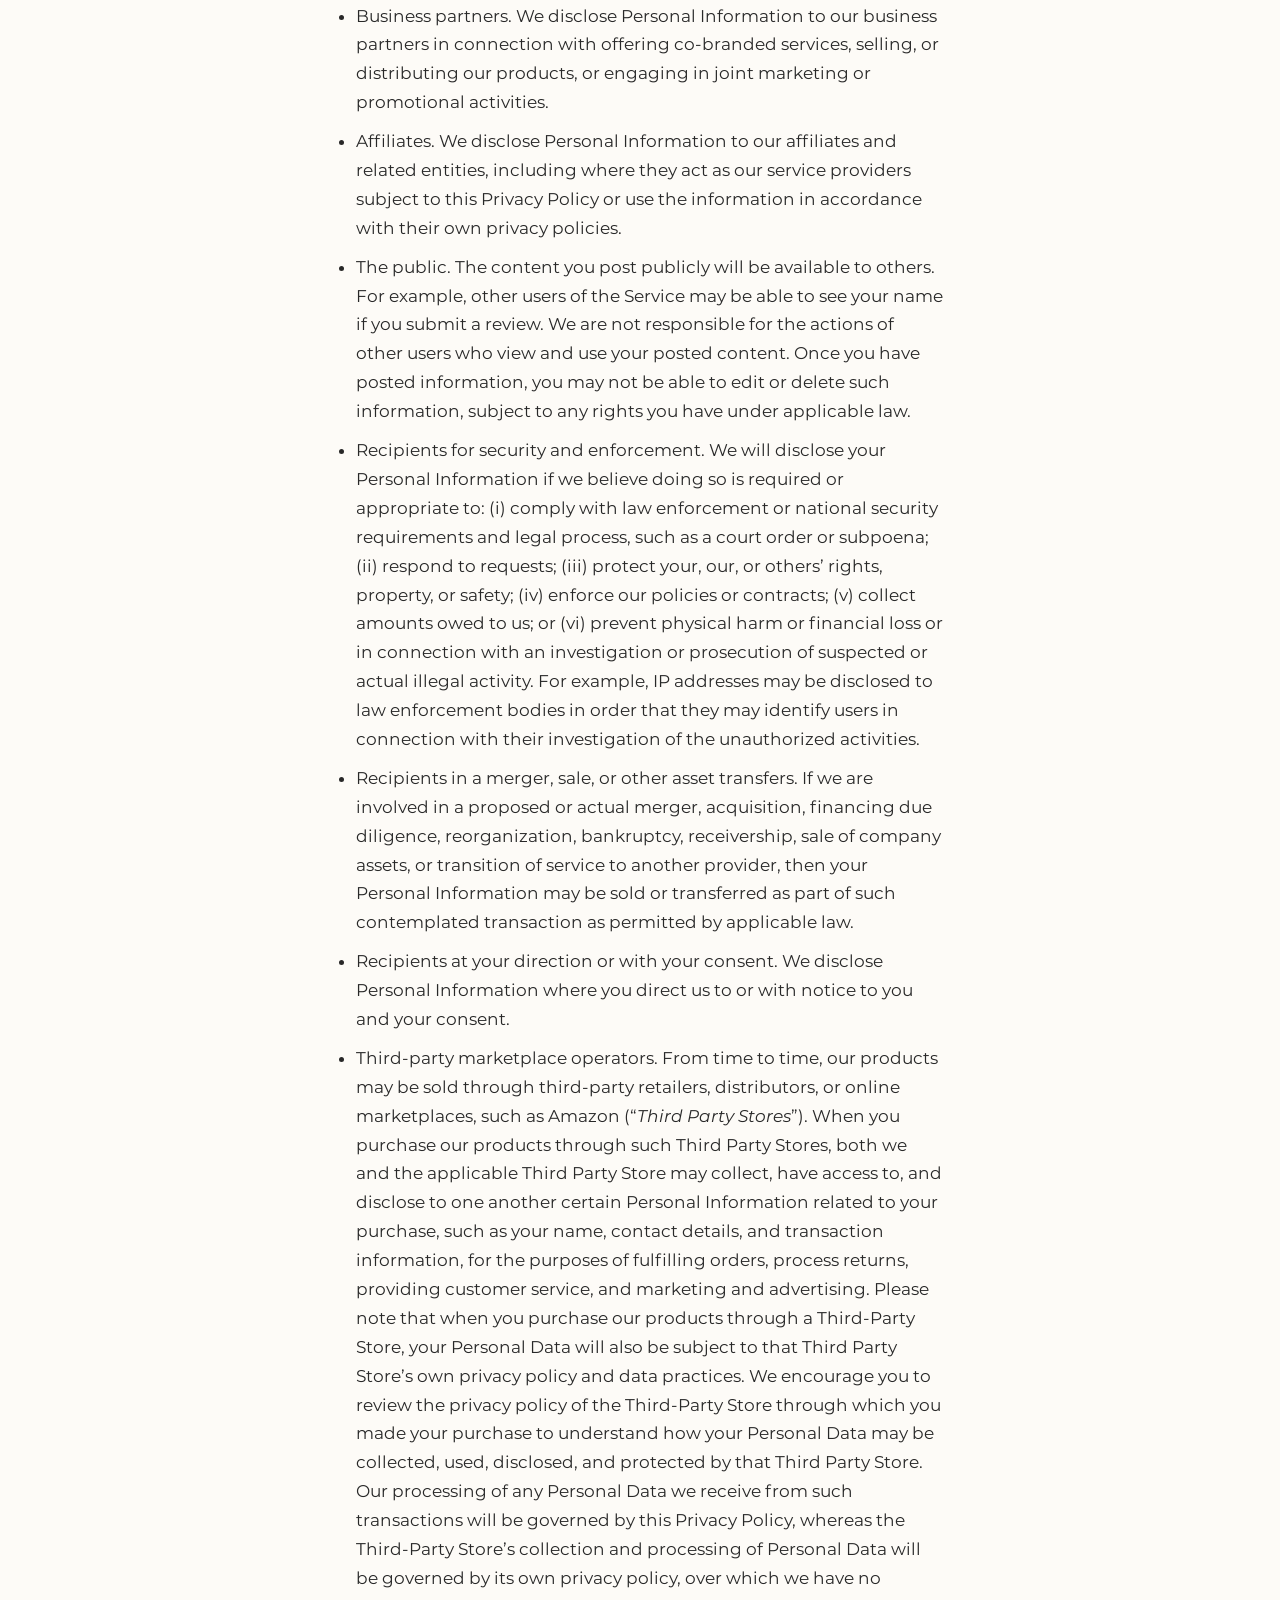
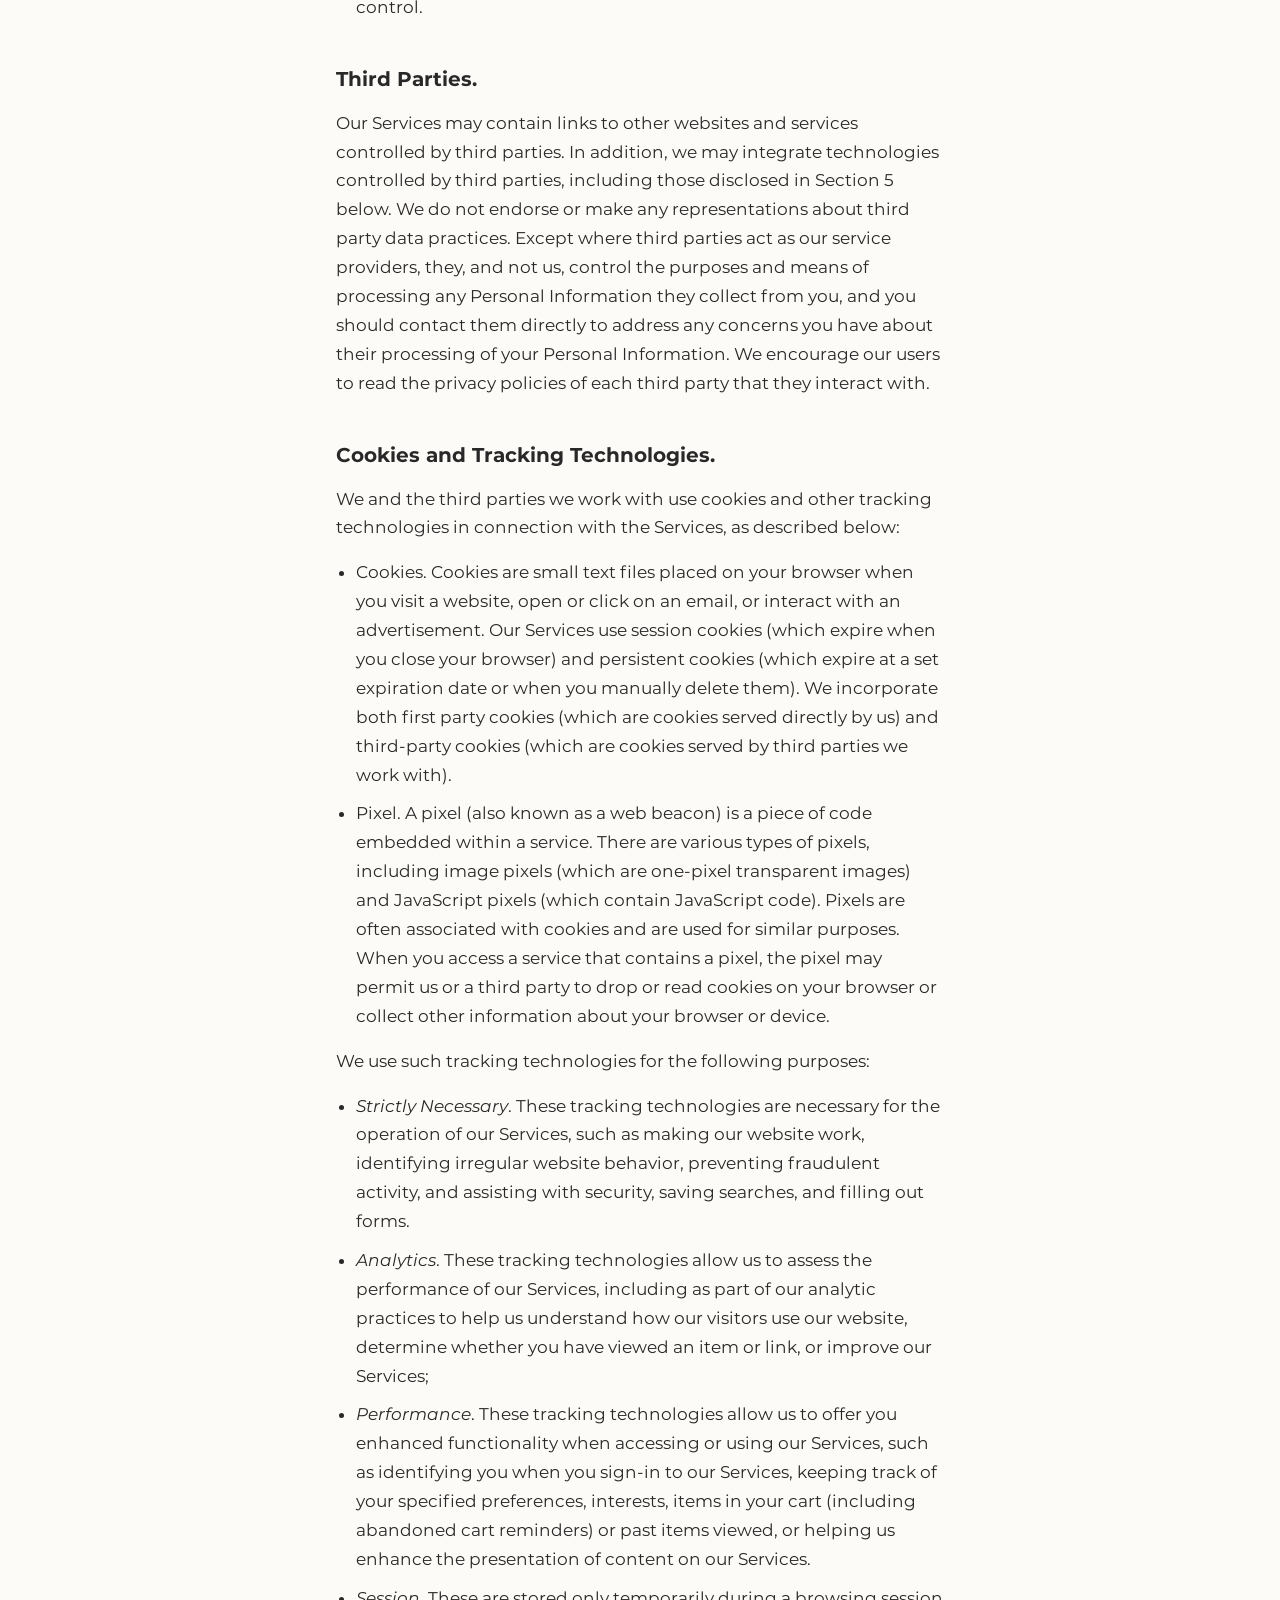
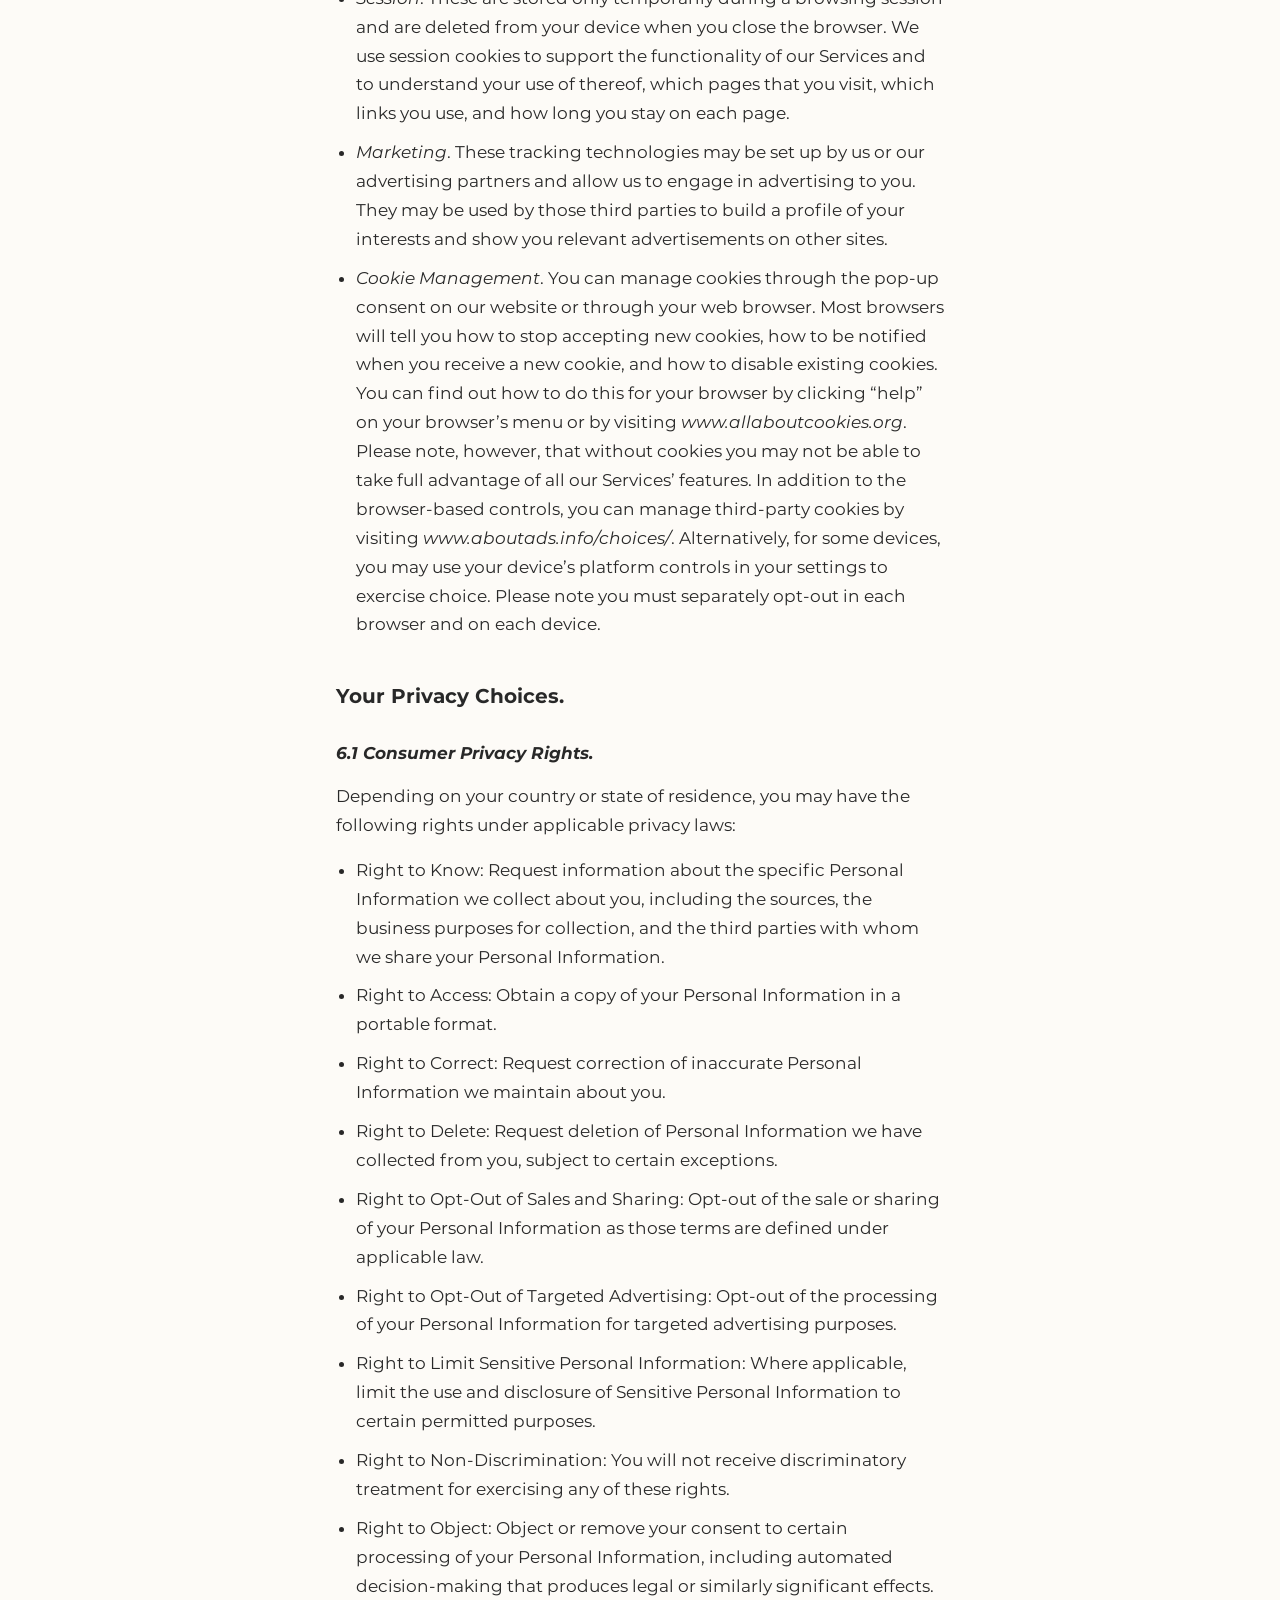
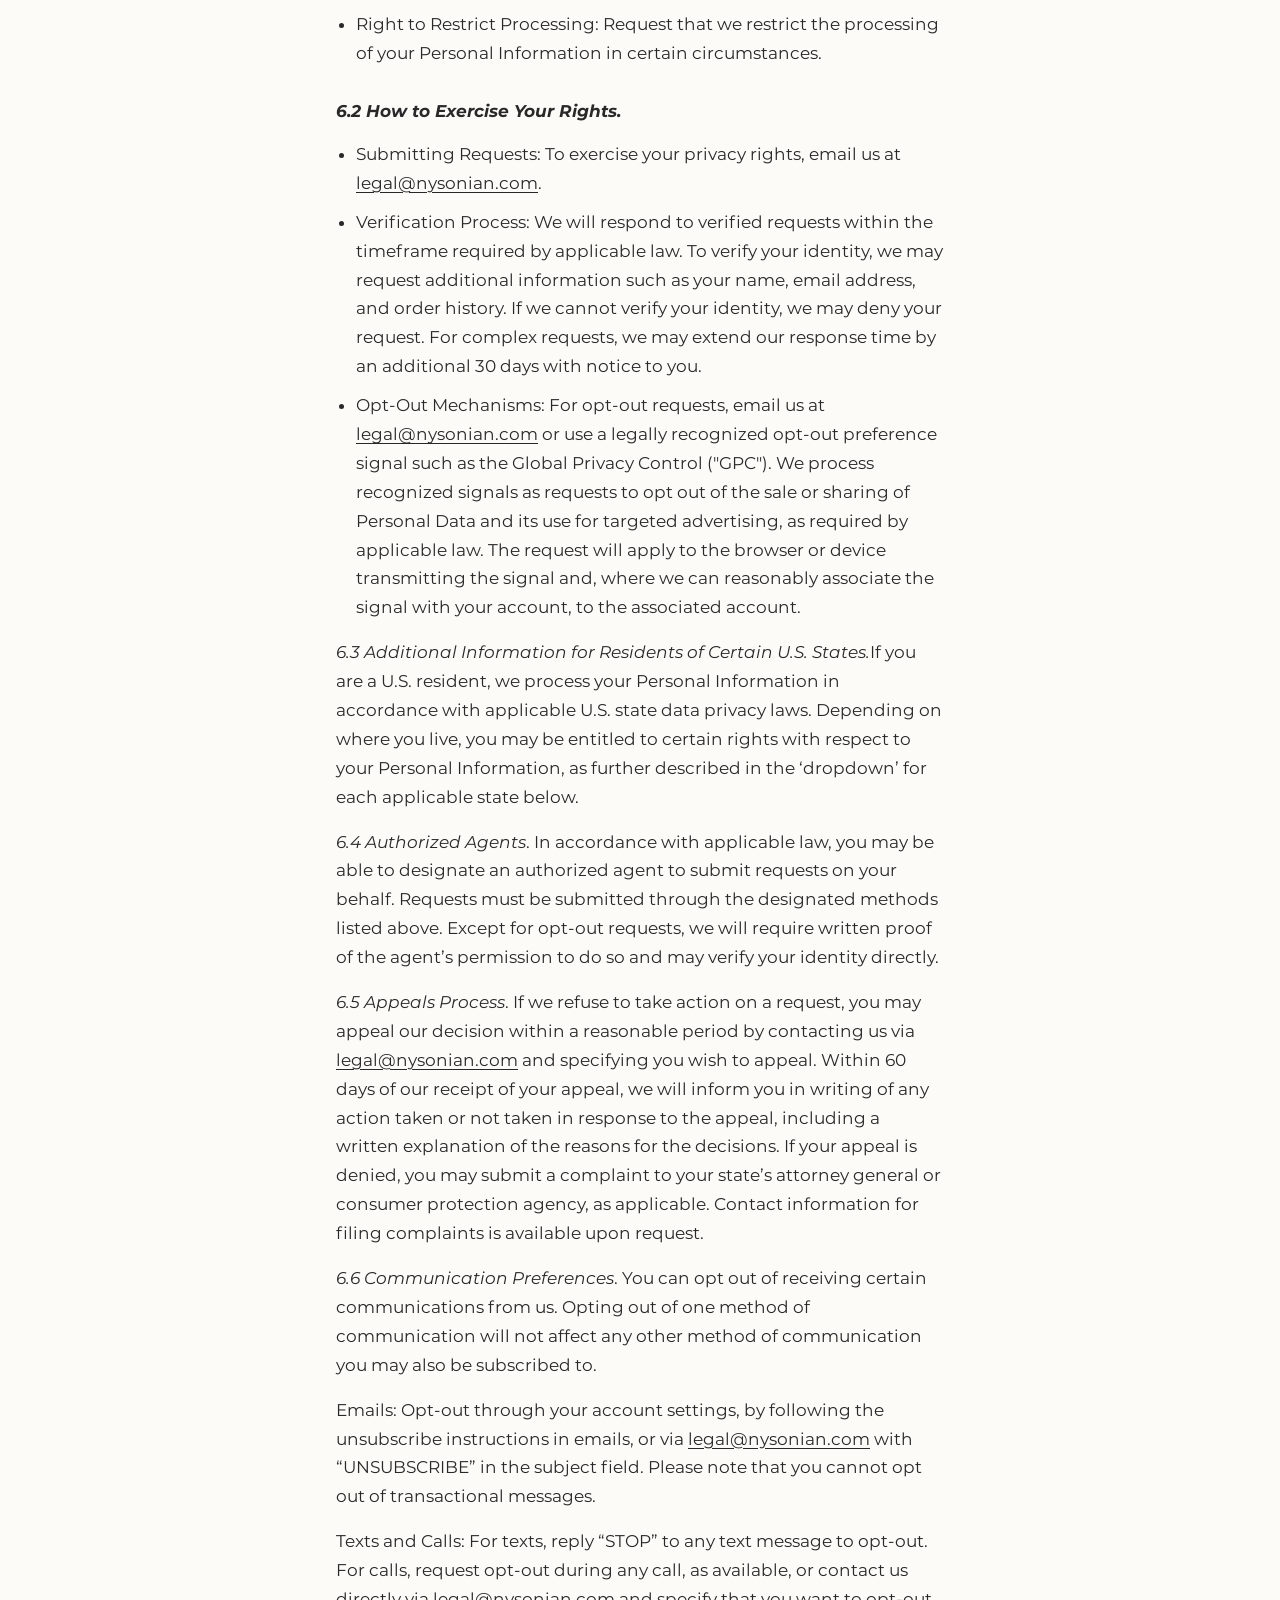
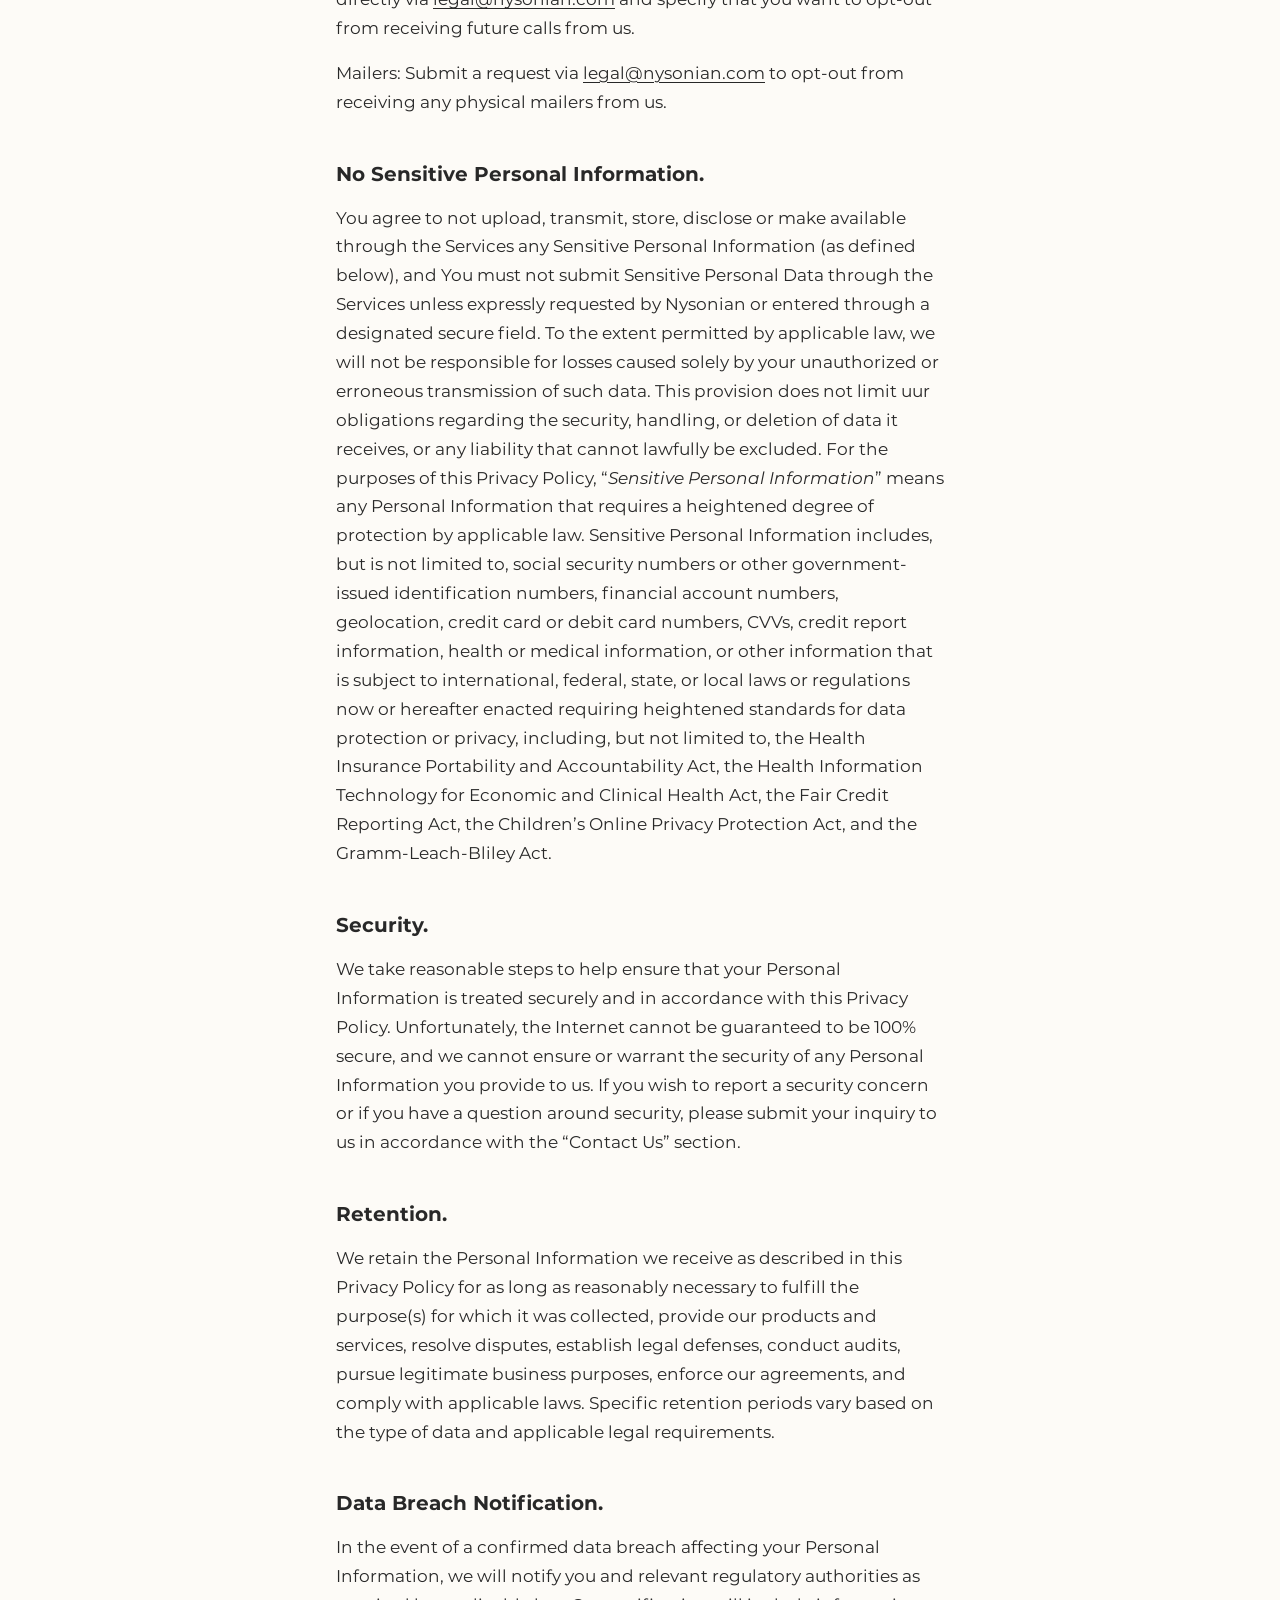
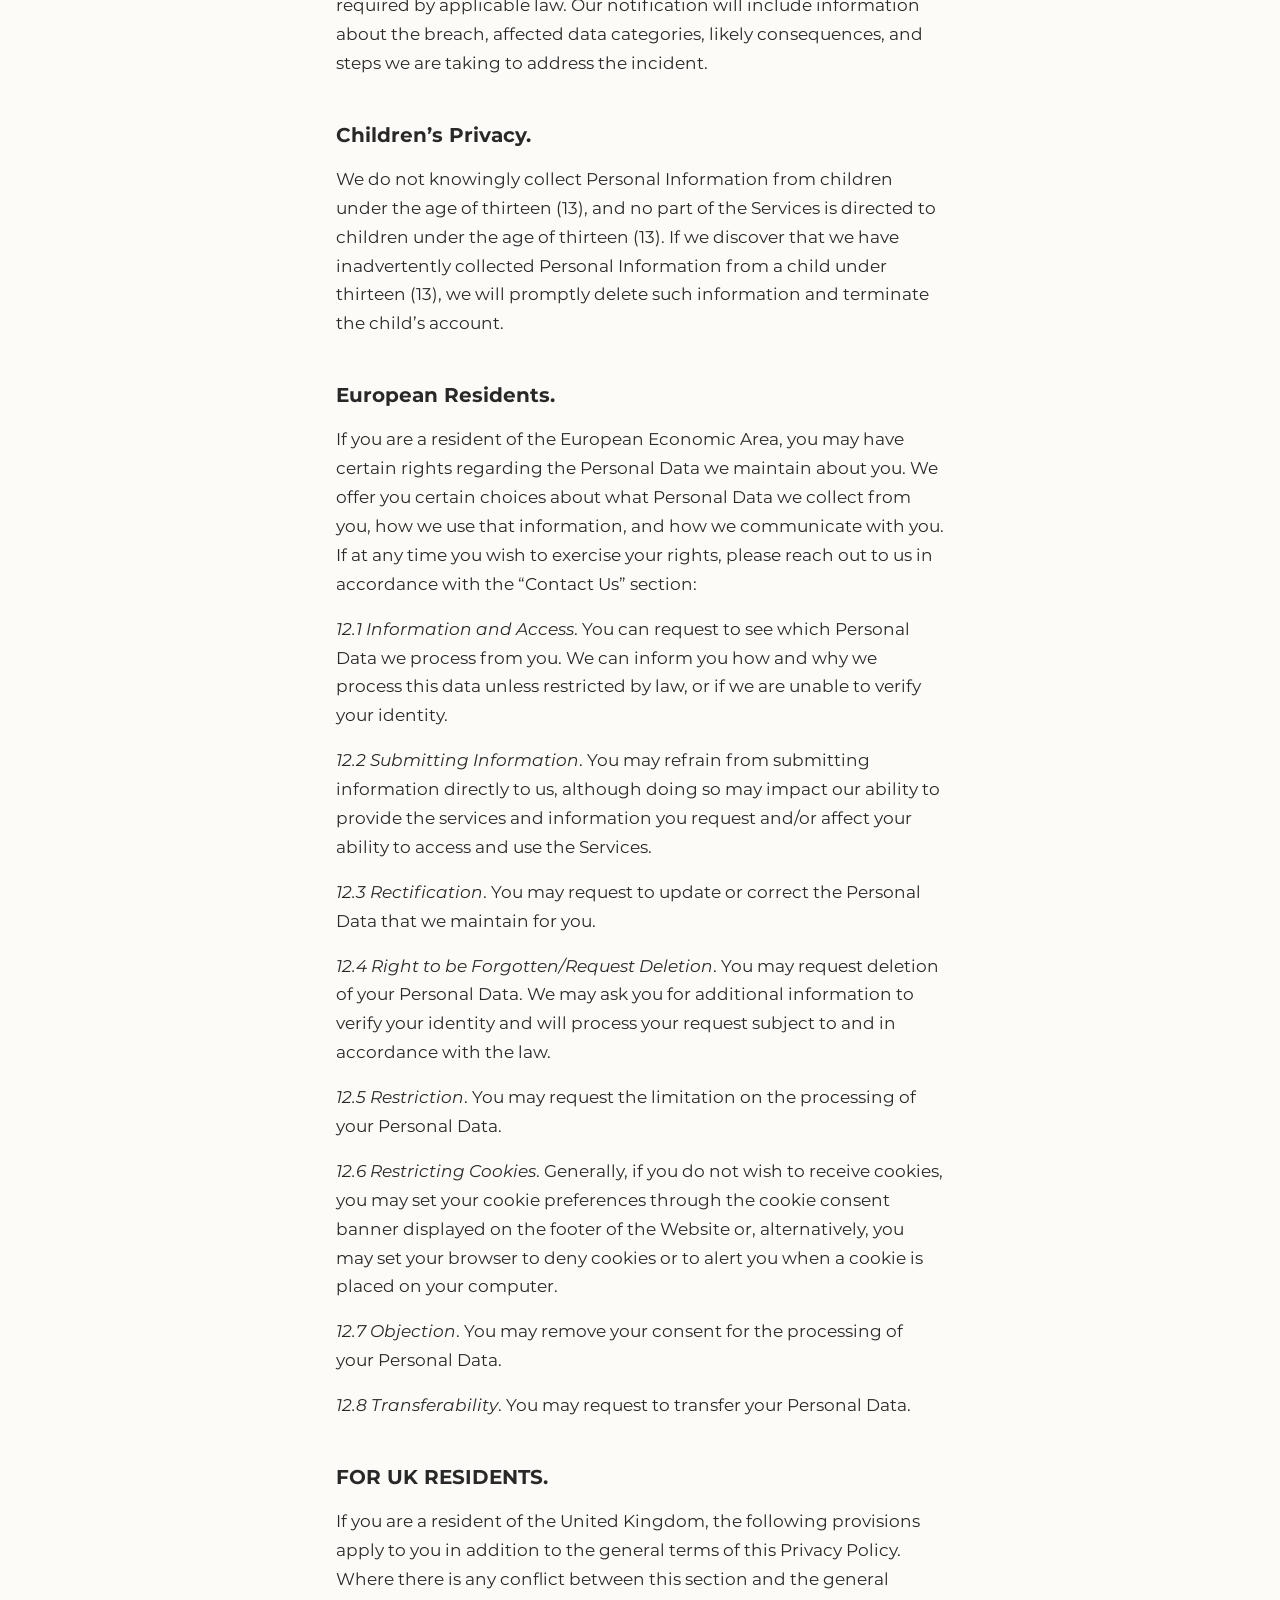
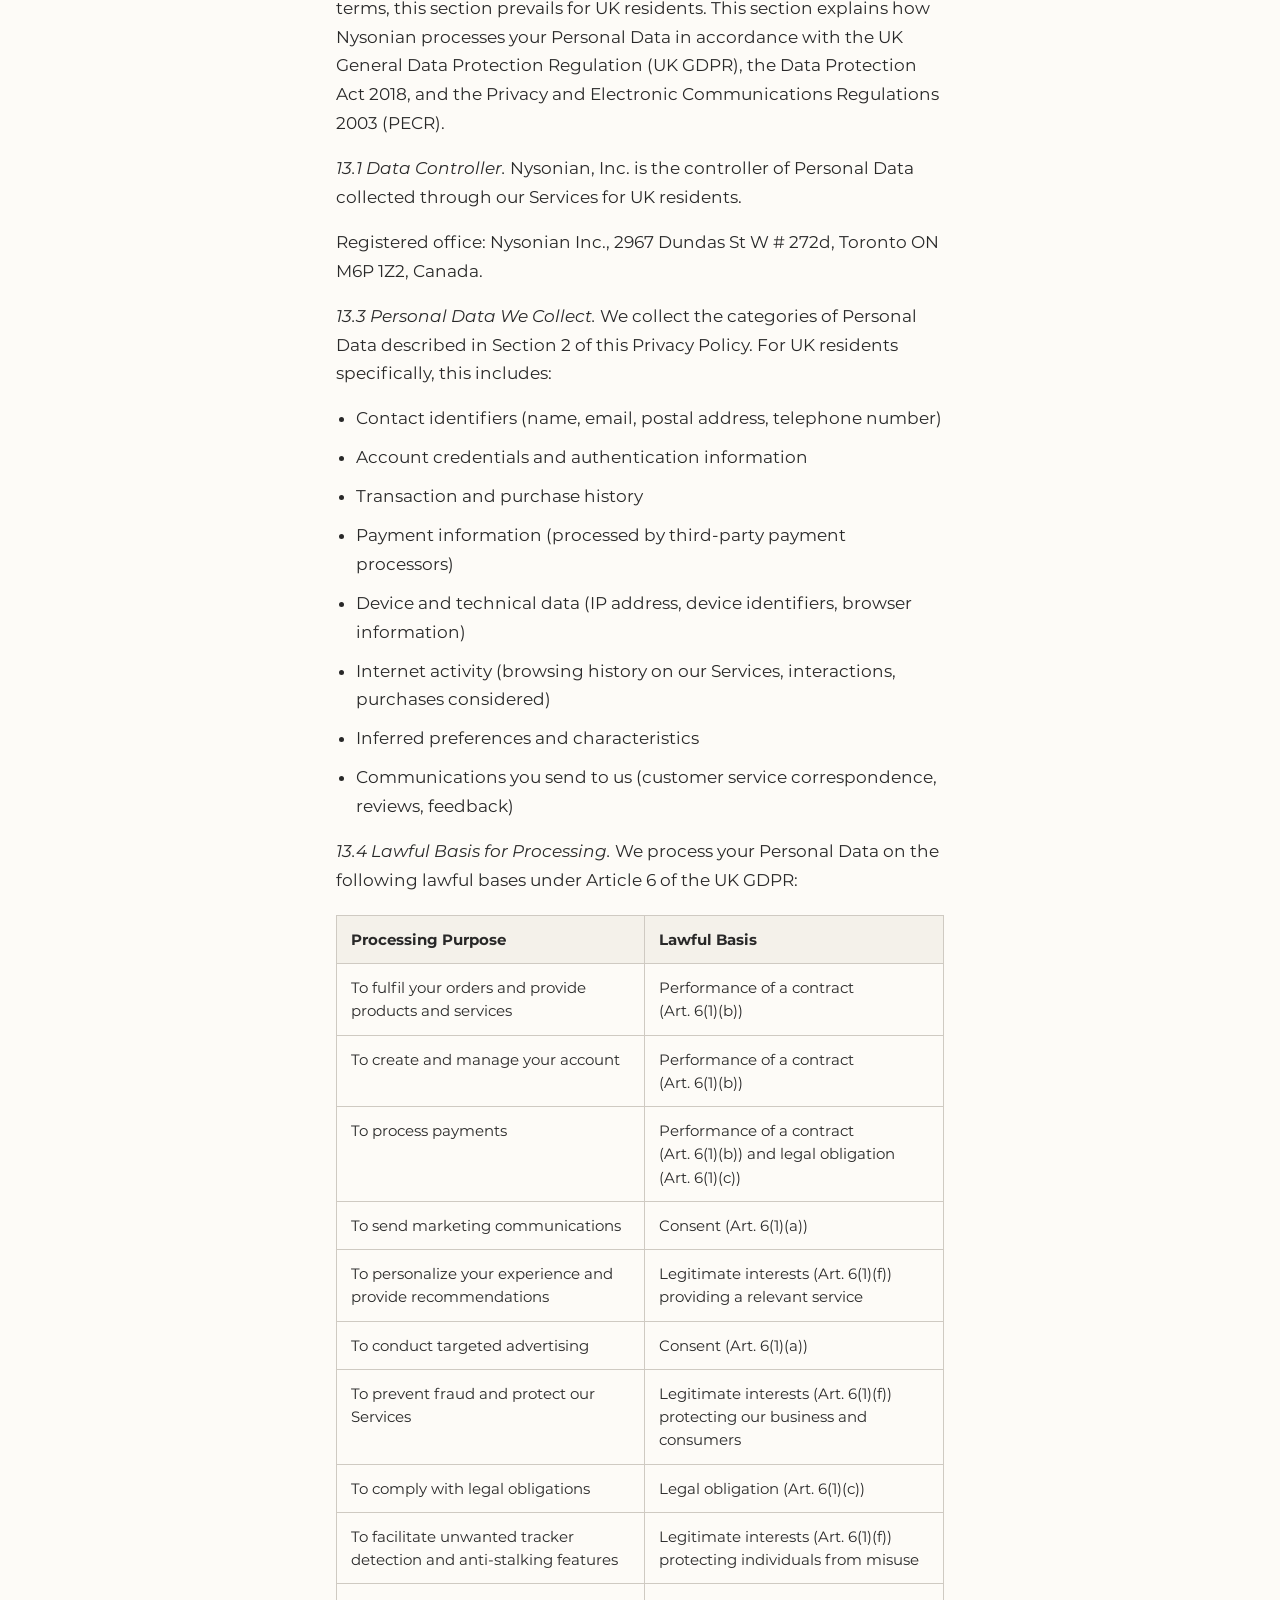
<file: privacy-policy.html>
<!doctype html>
<html lang="en">
<head>
  <meta charset="utf-8">
  <meta name="viewport" content="width=device-width, initial-scale=1">
  <title>Privacy Policy | Nysonian</title>
  <meta name="description" content="How Nysonian, Inc. collects, uses, discloses and protects your Personal Information, and the choices and rights you have.">
  <link rel="icon" type="image/png" href="assets/img/favicon.png">
  <link rel="preload" href="assets/fonts/montserrat-400.woff2" as="font" type="font/woff2" crossorigin>
  <link rel="preload" href="assets/fonts/montserrat-700.woff2" as="font" type="font/woff2" crossorigin>
  <link rel="stylesheet" href="assets/css/styles.css">
  <script src="assets/js/menu.js" defer></script>
</head>
<body class="page-legal">
  <a class="skip-link" href="#main">Skip to main content</a>

  <header class="site-header">
    <button class="menu-toggle" type="button" aria-expanded="false" aria-controls="site-nav" aria-label="Open navigation menu"><span></span><span></span><span></span></button>
    <a class="site-header__logo" href="/" aria-label="Nysonian Inc. home"><img src="assets/img/logo-mark-dark.webp" width="80" height="62" alt=""><span>Nysonian</span></a>
    <nav class="site-nav" id="site-nav" aria-label="Main">
      <a class="site-nav__home" href="/">Home</a>
      <a href="/about">About</a>
      <a href="/brands">Brands</a>
      <a href="/team">Team</a>
      <a href="/careers">Careers</a>
      <a href="/contact">Contact</a>
      <div class="site-nav__foot">
        <p class="site-nav__label">Our brands</p>
        <div class="site-nav__brands">
          <a class="site-nav__nobl" href="https://nobltravel.com/" target="_blank" rel="noopener"><img src="assets/img/logo-nobl-tag.webp" width="600" height="264" loading="lazy" alt="NOBL Travel"></a>
          <a class="site-nav__flo" href="https://pilatesflo.com/" target="_blank" rel="noopener"><img src="assets/img/logo-flo-black.webp" width="400" height="378" loading="lazy" alt="flo Pilates"></a>
        </div>
      </div>
    </nav>
  </header>

  <main id="main">
    <article class="legal">
      <h1>Privacy Policy</h1>

      <p>Effective date: October 29, 2026</p>

      <p>This Privacy Policy (“<em>Privacy Policy</em>”) covers the data practices of Nysonian, Inc. (“<em>NYSONIAN</em>” “<em>we</em>”, “<em>our</em>”, or “<em>us</em>”) with regard to information relating, or reasonably capable of being linked, to you (your “<em>Personal Information</em>”), including the kinds of Personal Information we collect, how we collect, use, disclose, and retain that Personal Information, and how you can exercise your choices regarding that Personal Information. It applies to Personal Information we collect through our website, located at, <em>https://nysonian.com,</em> email and SMS/text message/social media notifications and communications; and other online services we control (collectively, the “<em>Services</em>”), as well as at certain physical points of sale. This Privacy Policy does not apply to information collected by third parties.</p>
      <p>If you have any questions about this Privacy Policy, please contact us at <a href="mailto:legal@nysonian.com">legal@nysonian.com</a>.</p>

      <h2>Changes To This Privacy Policy.</h2>
      <p>We may update this Privacy Policy from time to time and will post the revised version with an updated effective date. Where required by applicable law, we will provide reasonable advance notice of material changes. Before using Personal Data for a new purpose, we will provide any required notice and obtain consent where required by law. We encourage you to review this Privacy Policy periodically.</p>

      <h2>Types of Information We Collect and How We Use It.</h2>
      <div class="legal__table">
        <table>
          <thead><tr><th>Data We Collect</th><th>Use</th></tr></thead>
          <tbody>
            <tr>
              <td data-label="Data We Collect">Personal Information You Provide Through the Services: Contact identifiers (name, email address, mailing address, phone number); characteristics or demographics (country); commercial or transactions information (records of products/services purchased, obtained, or considered); Account credentials (username, password, password hints, authentication information); payment information; user-generated content (messages, feedback, questions, survey responses, product reviews, blog comments); contact identifiers relating to other consumers (refer-a-friend service); professional, employment, or education-related information (employment history, transcripts, writing samples, references).</td>
              <td data-label="Use">Provide the products and services you request; create and manage your online account; communicate with you, including to tell you about products and services that may be of interest to you and to respond to your requests and inquiries; complete the transactions you request; offer contests, sweepstakes, and other promotions; tailor the content and information that we send or display to you; conduct targeted advertising through internal operations or third parties; conduct surveys and market research; detect, investigate, and respond to security incidents and protect against illegal or objectionable activities; and comply with our legal obligations, including those required for you to benefit from rights recognized by law, or any regulatory requirements or provisions. For the avoidance of doubt, when making a purchase through our Services, no credit card information is stored by us, rather, credit card information is stored by a third-party payment processor selected by us, from time to time, and such payment services are governed by such third-party payment processor’s terms of service and privacy policy.</td>
            </tr>
            <tr>
              <td data-label="Data We Collect">Personal Information from Browser or Device: Device identifiers (IP address, ad id); device information (operating software, browser type/version/configuration, internet service provider, regional and language settings); internet activity (browsing history, interactions, features used, pages visited, content viewed, purchases made/considered, time of day browsing, referring/exiting pages); Non-precise location data (location derived from IP address, city or postal code level).</td>
              <td data-label="Use">Provide the products and services you request; send cart reminders and use as otherwise anticipated within the context of our ongoing business relationship; tailor the content and information that we send or display to you, offer location customization and personalized recommendations, help, and instructions, and otherwise personalize your experience while using our products and services; conduct targeted advertising through Internal operations or third parties; detect, investigate, and respond to security incidents and protect against illegal or objectionable activities; and comply with our legal obligations, including those required for you to benefit from rights recognized by law, or any regulatory requirements or provision.</td>
            </tr>
            <tr>
              <td data-label="Data We Collect">Personal Information from Business Relationships: Business contact information, transaction history, account details.</td>
              <td data-label="Use">Provide the products and services you request; complete the transactions you request; detect, investigate, and respond to security incidents and protect against illegal or objectionable activities; and comply with our legal obligations, including those required for you to benefit from rights recognized by law, or any regulatory requirements or provision.</td>
            </tr>
            <tr>
              <td data-label="Data We Collect">Personal Information from Other Sources: Information from business partners (co-branded services, product distribution, joint marketing); information from third party vendors and related parties (analytics, advertising, security, fraud prevention services); information from social media platforms (contact identifiers, comments, engagement data); information from data providers and public sources; information from third-party marketplaces and sellers (Amazon, etc.).</td>
              <td data-label="Use">Provide the products and services you request; send cart reminders and use as otherwise anticipated within the context of our ongoing business relationship; tailor the content and information that we send or display to you, offer location customization and personalized recommendations, help, and instructions, and otherwise personalize your experience while using our products and services; detect, investigate, and respond to security incidents and protect against illegal or objectionable activities; and comply with our legal obligations, including those required for you to benefit from rights recognized by law, or any regulatory requirements or provision.</td>
            </tr>
            <tr>
              <td data-label="Data We Collect">Personal Information We Infer: Inferences about likely preferences or characteristics using algorithms/machine learning.</td>
              <td data-label="Use">Provide the products and services you request; tailor the content and information that we send or display to you, offer location customization and personalized recommendations, help/assistance, and instructions, and otherwise personalize your experience while using our Services; and conduct internal research and development.</td>
            </tr>
            <tr>
              <td data-label="Data We Collect">Automated decision-making: Personal Information that we process through automated systems to analyze such Personal Information.</td>
              <td data-label="Use">Personalize our communications with you; customize your experience on our Services; facilitate order processing; provide product recommendations; and personalize your experience while using our Services.</td>
            </tr>
          </tbody>
        </table>
      </div>
      <p><em>You have the right to ‘opt out’ of the ‘sale or sharing of your Personal Information’ by emailing <a href="mailto:legal@nysonian.com">legal@nysonian.com</a>.</em></p>
      <p>Sometimes we aggregate or de-identify information so it is no longer considered Personal Information. We may use non-Personal Information for any purpose to the extent permitted by applicable law. For details on your choices around use of your information, see the section titled Your Privacy Choices.</p>

      <h2>How We Disclose Your Personal Information.</h2>
      <p>We disclose the Personal Information we collect as described in this Privacy Policy. The categories of persons to whom we disclose Personal Information include:</p>
      <ul>
        <li>Service providers. Many of the third parties we work with are service providers that collect and process Personal Information on our behalf. Service providers perform services for us such as payment processing, data analytics, marketing and advertising, website hosting, and technical support. To the extent required by law, we contractually prohibit our service providers from processing Personal Information they collect on our behalf for purposes other than performing services for us, although we may permit them to use non-Personal Information for any purpose to the extent permitted by applicable law. Our key service provider categories include payment processors, cloud hosting providers, customer service platforms, marketing automation tools, email service providers, analytics providers, and fulfillment partners.</li>
        <li>Third party vendors and related parties. Some of the third parties we work with to perform services act as our service providers in some contexts, but in other contexts independently control the purposes and means of processing your Personal Information. For example, we disclose Personal Information to ad networks, technology providers, and other third parties that help provide targeted advertising, but may also use Personal Information for their own purposes. For these third parties, we encourage you to familiarize yourself with and consult their policies and terms of use.</li>
        <li>Business partners. We disclose Personal Information to our business partners in connection with offering co-branded services, selling, or distributing our products, or engaging in joint marketing or promotional activities.</li>
        <li>Affiliates. We disclose Personal Information to our affiliates and related entities, including where they act as our service providers subject to this Privacy Policy or use the information in accordance with their own privacy policies.</li>
        <li>The public. The content you post publicly will be available to others. For example, other users of the Service may be able to see your name if you submit a review. We are not responsible for the actions of other users who view and use your posted content. Once you have posted information, you may not be able to edit or delete such information, subject to any rights you have under applicable law.</li>
        <li>Recipients for security and enforcement. We will disclose your Personal Information if we believe doing so is required or appropriate to: (i) comply with law enforcement or national security requirements and legal process, such as a court order or subpoena; (ii) respond to requests; (iii) protect your, our, or others’ rights, property, or safety; (iv) enforce our policies or contracts; (v) collect amounts owed to us; or (vi) prevent physical harm or financial loss or in connection with an investigation or prosecution of suspected or actual illegal activity. For example, IP addresses may be disclosed to law enforcement bodies in order that they may identify users in connection with their investigation of the unauthorized activities.</li>
        <li>Recipients in a merger, sale, or other asset transfers. If we are involved in a proposed or actual merger, acquisition, financing due diligence, reorganization, bankruptcy, receivership, sale of company assets, or transition of service to another provider, then your Personal Information may be sold or transferred as part of such contemplated transaction as permitted by applicable law.</li>
        <li>Recipients at your direction or with your consent. We disclose Personal Information where you direct us to or with notice to you and your consent.</li>
        <li>Third-party marketplace operators. From time to time, our products may be sold through third-party retailers, distributors, or online marketplaces, such as Amazon (“<em>Third Party Stores</em>”). When you purchase our products through such Third Party Stores, both we and the applicable Third Party Store may collect, have access to, and disclose to one another certain Personal Information related to your purchase, such as your name, contact details, and transaction information, for the purposes of fulfilling orders, process returns, providing customer service, and marketing and advertising. Please note that when you purchase our products through a Third-Party Store, your Personal Data will also be subject to that Third Party Store’s own privacy policy and data practices. We encourage you to review the privacy policy of the Third-Party Store through which you made your purchase to understand how your Personal Data may be collected, used, disclosed, and protected by that Third Party Store. Our processing of any Personal Data we receive from such transactions will be governed by this Privacy Policy, whereas the Third-Party Store’s collection and processing of Personal Data will be governed by its own privacy policy, over which we have no control.</li>
      </ul>

      <h2>Third Parties.</h2>
      <p>Our Services may contain links to other websites and services controlled by third parties. In addition, we may integrate technologies controlled by third parties, including those disclosed in Section 5 below. We do not endorse or make any representations about third party data practices. Except where third parties act as our service providers, they, and not us, control the purposes and means of processing any Personal Information they collect from you, and you should contact them directly to address any concerns you have about their processing of your Personal Information. We encourage our users to read the privacy policies of each third party that they interact with.</p>

      <h2>Cookies and Tracking Technologies.</h2>
      <p>We and the third parties we work with use cookies and other tracking technologies in connection with the Services, as described below:</p>
      <ul>
        <li>Cookies. Cookies are small text files placed on your browser when you visit a website, open or click on an email, or interact with an advertisement. Our Services use session cookies (which expire when you close your browser) and persistent cookies (which expire at a set expiration date or when you manually delete them). We incorporate both first party cookies (which are cookies served directly by us) and third-party cookies (which are cookies served by third parties we work with).</li>
        <li>Pixel. A pixel (also known as a web beacon) is a piece of code embedded within a service. There are various types of pixels, including image pixels (which are one-pixel transparent images) and JavaScript pixels (which contain JavaScript code). Pixels are often associated with cookies and are used for similar purposes. When you access a service that contains a pixel, the pixel may permit us or a third party to drop or read cookies on your browser or collect other information about your browser or device.</li>
      </ul>
      <p>We use such tracking technologies for the following purposes:</p>
      <ul>
        <li><em>Strictly Necessary</em>. These tracking technologies are necessary for the operation of our Services, such as making our website work, identifying irregular website behavior, preventing fraudulent activity, and assisting with security, saving searches, and filling out forms.</li>
        <li><em>Analytics</em>. These tracking technologies allow us to assess the performance of our Services, including as part of our analytic practices to help us understand how our visitors use our website, determine whether you have viewed an item or link, or improve our Services;</li>
        <li><em>Performance</em>. These tracking technologies allow us to offer you enhanced functionality when accessing or using our Services, such as identifying you when you sign-in to our Services, keeping track of your specified preferences, interests, items in your cart (including abandoned cart reminders) or past items viewed, or helping us enhance the presentation of content on our Services.</li>
        <li><em>Session</em>. These are stored only temporarily during a browsing session and are deleted from your device when you close the browser. We use session cookies to support the functionality of our Services and to understand your use of thereof, which pages that you visit, which links you use, and how long you stay on each page.</li>
        <li><em>Marketing</em>. These tracking technologies may be set up by us or our advertising partners and allow us to engage in advertising to you. They may be used by those third parties to build a profile of your interests and show you relevant advertisements on other sites.</li>
        <li><em>Cookie Management</em>. You can manage cookies through the pop-up consent on our website or through your web browser. Most browsers will tell you how to stop accepting new cookies, how to be notified when you receive a new cookie, and how to disable existing cookies. You can find out how to do this for your browser by clicking “help” on your browser’s menu or by visiting <em>www.allaboutcookies.org</em>. Please note, however, that without cookies you may not be able to take full advantage of all our Services’ features. In addition to the browser-based controls, you can manage third-party cookies by visiting <em>www.aboutads.info/choices/</em>. Alternatively, for some devices, you may use your device’s platform controls in your settings to exercise choice. Please note you must separately opt-out in each browser and on each device.</li>
      </ul>

      <h2>Your Privacy Choices.</h2>
      <h3>6.1 Consumer Privacy Rights.</h3>
      <p>Depending on your country or state of residence, you may have the following rights under applicable privacy laws:</p>
      <ul>
        <li>Right to Know: Request information about the specific Personal Information we collect about you, including the sources, the business purposes for collection, and the third parties with whom we share your Personal Information.</li>
        <li>Right to Access: Obtain a copy of your Personal Information in a portable format.</li>
        <li>Right to Correct: Request correction of inaccurate Personal Information we maintain about you.</li>
        <li>Right to Delete: Request deletion of Personal Information we have collected from you, subject to certain exceptions.</li>
        <li>Right to Opt-Out of Sales and Sharing: Opt-out of the sale or sharing of your Personal Information as those terms are defined under applicable law.</li>
        <li>Right to Opt-Out of Targeted Advertising: Opt-out of the processing of your Personal Information for targeted advertising purposes.</li>
        <li>Right to Limit Sensitive Personal Information: Where applicable, limit the use and disclosure of Sensitive Personal Information to certain permitted purposes.</li>
        <li>Right to Non-Discrimination: You will not receive discriminatory treatment for exercising any of these rights.</li>
        <li>Right to Object: Object or remove your consent to certain processing of your Personal Information, including automated decision-making that produces legal or similarly significant effects.</li>
        <li>Right to Restrict Processing: Request that we restrict the processing of your Personal Information in certain circumstances.</li>
      </ul>
      <h3>6.2 How to Exercise Your Rights.</h3>
      <ul>
        <li>Submitting Requests: To exercise your privacy rights, email us at <a href="mailto:legal@nysonian.com">legal@nysonian.com</a>.</li>
        <li>Verification Process: We will respond to verified requests within the timeframe required by applicable law. To verify your identity, we may request additional information such as your name, email address, and order history. If we cannot verify your identity, we may deny your request. For complex requests, we may extend our response time by an additional 30 days with notice to you.</li>
        <li>Opt-Out Mechanisms: For opt-out requests, email us at <a href="mailto:legal@nysonian.com">legal@nysonian.com</a> or use a legally recognized opt-out preference signal such as the Global Privacy Control ("GPC"). We process recognized signals as requests to opt out of the sale or sharing of Personal Data and its use for targeted advertising, as required by applicable law. The request will apply to the browser or device transmitting the signal and, where we can reasonably associate the signal with your account, to the associated account.</li>
      </ul>
      <p><em>6.3 Additional Information for Residents of Certain U.S. States.</em>If you are a U.S. resident, we process your Personal Information in accordance with applicable U.S. state data privacy laws. Depending on where you live, you may be entitled to certain rights with respect to your Personal Information, as further described in the ‘dropdown’ for each applicable state below.</p>
      <p><em>6.4 Authorized Agents</em>. In accordance with applicable law, you may be able to designate an authorized agent to submit requests on your behalf. Requests must be submitted through the designated methods listed above. Except for opt-out requests, we will require written proof of the agent’s permission to do so and may verify your identity directly.</p>
      <p><em>6.5 Appeals Process</em>. If we refuse to take action on a request, you may appeal our decision within a reasonable period by contacting us via <a href="mailto:legal@nysonian.com">legal@nysonian.com</a> and specifying you wish to appeal. Within 60 days of our receipt of your appeal, we will inform you in writing of any action taken or not taken in response to the appeal, including a written explanation of the reasons for the decisions. If your appeal is denied, you may submit a complaint to your state’s attorney general or consumer protection agency, as applicable. Contact information for filing complaints is available upon request.</p>
      <p><em>6.6 Communication Preferences</em>. You can opt out of receiving certain communications from us. Opting out of one method of communication will not affect any other method of communication you may also be subscribed to.</p>
      <p>Emails: Opt-out through your account settings, by following the unsubscribe instructions in emails, or via <a href="mailto:legal@nysonian.com">legal@nysonian.com</a> with “UNSUBSCRIBE” in the subject field. Please note that you cannot opt out of transactional messages.</p>
      <p>Texts and Calls: For texts, reply “STOP” to any text message to opt-out. For calls, request opt-out during any call, as available, or contact us directly via <a href="mailto:legal@nysonian.com">legal@nysonian.com</a> and specify that you want to opt-out from receiving future calls from us.</p>
      <p>Mailers: Submit a request via <a href="mailto:legal@nysonian.com">legal@nysonian.com</a> to opt-out from receiving any physical mailers from us.</p>

      <h2>No Sensitive Personal Information.</h2>
      <p>You agree to not upload, transmit, store, disclose or make available through the Services any Sensitive Personal Information (as defined below), and You must not submit Sensitive Personal Data through the Services unless expressly requested by Nysonian or entered through a designated secure field. To the extent permitted by applicable law, we will not be responsible for losses caused solely by your unauthorized or erroneous transmission of such data. This provision does not limit uur obligations regarding the security, handling, or deletion of data it receives, or any liability that cannot lawfully be excluded. For the purposes of this Privacy Policy, “<em>Sensitive Personal Information</em>” means any Personal Information that requires a heightened degree of protection by applicable law. Sensitive Personal Information includes, but is not limited to, social security numbers or other government-issued identification numbers, financial account numbers, geolocation, credit card or debit card numbers, CVVs, credit report information, health or medical information, or other information that is subject to international, federal, state, or local laws or regulations now or hereafter enacted requiring heightened standards for data protection or privacy, including, but not limited to, the Health Insurance Portability and Accountability Act, the Health Information Technology for Economic and Clinical Health Act, the Fair Credit Reporting Act, the Children’s Online Privacy Protection Act, and the Gramm-Leach-Bliley Act.</p>

      <h2>Security.</h2>
      <p>We take reasonable steps to help ensure that your Personal Information is treated securely and in accordance with this Privacy Policy. Unfortunately, the Internet cannot be guaranteed to be 100% secure, and we cannot ensure or warrant the security of any Personal Information you provide to us. If you wish to report a security concern or if you have a question around security, please submit your inquiry to us in accordance with the “Contact Us” section.</p>

      <h2>Retention.</h2>
      <p>We retain the Personal Information we receive as described in this Privacy Policy for as long as reasonably necessary to fulfill the purpose(s) for which it was collected, provide our products and services, resolve disputes, establish legal defenses, conduct audits, pursue legitimate business purposes, enforce our agreements, and comply with applicable laws. Specific retention periods vary based on the type of data and applicable legal requirements.</p>

      <h2>Data Breach Notification.</h2>
      <p>In the event of a confirmed data breach affecting your Personal Information, we will notify you and relevant regulatory authorities as required by applicable law. Our notification will include information about the breach, affected data categories, likely consequences, and steps we are taking to address the incident.</p>

      <h2>Children’s Privacy.</h2>
      <p>We do not knowingly collect Personal Information from children under the age of thirteen (13), and no part of the Services is directed to children under the age of thirteen (13). If we discover that we have inadvertently collected Personal Information from a child under thirteen (13), we will promptly delete such information and terminate the child’s account.</p>

      <h2>European Residents.</h2>
      <p>If you are a resident of the European Economic Area, you may have certain rights regarding the Personal Data we maintain about you. We offer you certain choices about what Personal Data we collect from you, how we use that information, and how we communicate with you. If at any time you wish to exercise your rights, please reach out to us in accordance with the “Contact Us” section:</p>
      <p><em>12.1 Information and Access</em>. You can request to see which Personal Data we process from you. We can inform you how and why we process this data unless restricted by law, or if we are unable to verify your identity.</p>
      <p><em>12.2 Submitting Information</em>. You may refrain from submitting information directly to us, although doing so may impact our ability to provide the services and information you request and/or affect your ability to access and use the Services.</p>
      <p><em>12.3 Rectification</em>. You may request to update or correct the Personal Data that we maintain for you.</p>
      <p><em>12.4 Right to be Forgotten/Request Deletion</em>. You may request deletion of your Personal Data. We may ask you for additional information to verify your identity and will process your request subject to and in accordance with the law.</p>
      <p><em>12.5 Restriction</em>. You may request the limitation on the processing of your Personal Data.</p>
      <p><em>12.6 Restricting Cookies</em>. Generally, if you do not wish to receive cookies, you may set your cookie preferences through the cookie consent banner displayed on the footer of the Website or, alternatively, you may set your browser to deny cookies or to alert you when a cookie is placed on your computer.</p>
      <p><em>12.7 Objection</em>. You may remove your consent for the processing of your Personal Data.</p>
      <p><em>12.8 Transferability</em>. You may request to transfer your Personal Data.</p>

      <h2>FOR UK RESIDENTS.</h2>
      <p>If you are a resident of the United Kingdom, the following provisions apply to you in addition to the general terms of this Privacy Policy. Where there is any conflict between this section and the general terms, this section prevails for UK residents. This section explains how Nysonian processes your Personal Data in accordance with the UK General Data Protection Regulation (UK GDPR), the Data Protection Act 2018, and the Privacy and Electronic Communications Regulations 2003 (PECR).</p>
      <p><em>13.1 Data Controller.</em> Nysonian, Inc. is the controller of Personal Data collected through our Services for UK residents.</p>
      <p>Registered office: Nysonian Inc., 2967 Dundas St W # 272d, Toronto ON M6P 1Z2, Canada.</p>
      <p><em>13.3 Personal Data We Collect.</em> We collect the categories of Personal Data described in Section 2 of this Privacy Policy. For UK residents specifically, this includes:</p>
      <ul>
        <li>Contact identifiers (name, email, postal address, telephone number)</li>
        <li>Account credentials and authentication information</li>
        <li>Transaction and purchase history</li>
        <li>Payment information (processed by third-party payment processors)</li>
        <li>Device and technical data (IP address, device identifiers, browser information)</li>
        <li>Internet activity (browsing history on our Services, interactions, purchases considered)</li>
        <li>Inferred preferences and characteristics</li>
        <li>Communications you send to us (customer service correspondence, reviews, feedback)</li>
      </ul>
      <p><em>13.4 Lawful Basis for Processing.</em> We process your Personal Data on the following lawful bases under Article 6 of the UK GDPR:</p>
      <div class="legal__table">
        <table>
          <thead><tr><th>Processing Purpose</th><th>Lawful Basis</th></tr></thead>
          <tbody>
            <tr><td data-label="Processing Purpose">To fulfil your orders and provide products and services</td><td data-label="Lawful Basis">Performance of a contract <span class="nowrap">(Art. 6(1)(b))</span></td></tr>
            <tr><td data-label="Processing Purpose">To create and manage your account</td><td data-label="Lawful Basis">Performance of a contract <span class="nowrap">(Art. 6(1)(b))</span></td></tr>
            <tr><td data-label="Processing Purpose">To process payments</td><td data-label="Lawful Basis">Performance of a contract <span class="nowrap">(Art. 6(1)(b))</span> and legal obligation <span class="nowrap">(Art. 6(1)(c))</span></td></tr>
            <tr><td data-label="Processing Purpose">To send marketing communications</td><td data-label="Lawful Basis">Consent <span class="nowrap">(Art. 6(1)(a))</span></td></tr>
            <tr><td data-label="Processing Purpose">To personalize your experience and provide recommendations</td><td data-label="Lawful Basis">Legitimate interests <span class="nowrap">(Art. 6(1)(f))</span> providing a relevant service</td></tr>
            <tr><td data-label="Processing Purpose">To conduct targeted advertising</td><td data-label="Lawful Basis">Consent <span class="nowrap">(Art. 6(1)(a))</span></td></tr>
            <tr><td data-label="Processing Purpose">To prevent fraud and protect our Services</td><td data-label="Lawful Basis">Legitimate interests <span class="nowrap">(Art. 6(1)(f))</span> protecting our business and consumers</td></tr>
            <tr><td data-label="Processing Purpose">To comply with legal obligations</td><td data-label="Lawful Basis">Legal obligation <span class="nowrap">(Art. 6(1)(c))</span></td></tr>
            <tr><td data-label="Processing Purpose">To facilitate unwanted tracker detection and anti-stalking features</td><td data-label="Lawful Basis">Legitimate interests <span class="nowrap">(Art. 6(1)(f))</span> protecting individuals from misuse</td></tr>
            <tr><td data-label="Processing Purpose">To retain records for accounting and tax purposes</td><td data-label="Lawful Basis">Legal obligation <span class="nowrap">(Art. 6(1)(c))</span></td></tr>
          </tbody>
        </table>
      </div>
      <p>Where we rely on legitimate interests, you have the right to object as described in Section 8 below.</p>
      <p><em>13.5 Retention Periods.</em> We retain Personal Data only for as long as necessary for the purposes set out in this Privacy Policy. Specific retention periods for UK residents include:</p>
      <ul>
        <li>Order and transaction data: 6 years from the end of the financial year to which the transaction relates (UK tax and accounting requirements), or longer where necessary to establish, exercise, or defend legal claims or to comply with a legal obligation.</li>
        <li>Account data: for the duration of your account, plus 2 years thereafter</li>
        <li>Marketing communications data: until you withdraw consent, plus 30 days for processing the withdrawal</li>
        <li>Customer service correspondence: 3 years from the date of last contact</li>
        <li>Data subject rights requests records: 6 years from the date of the request, for compliance demonstration</li>
        <li>Marketing preferences and consent records: for the duration of the relationship plus 6 years</li>
      </ul>
      <p>Where retention is required by law (for example, tax records), the legal retention period prevails.</p>
      <p><em>13.6 International Transfers of Your Personal Data.</em> We are based in the United States and Canada. Your Personal Data will be transferred outside the United Kingdom for processing. We use the following safeguards under Chapter V of the UK GDPR:</p>
      <ul>
        <li>Transfers to the United States: We rely on the UK-US Data Bridge where the recipient is a certified participant. For non-certified recipients, we use the UK International Data Transfer Agreement (IDTA) or the UK Addendum to the EU Standard Contractual Clauses, as appropriate.</li>
        <li>Transfers to Canada: Canada has been deemed to provide adequate protection by the UK Government (adequacy decision), allowing transfers without additional safeguards.</li>
        <li>Transfers to other countries: We rely on the IDTA, UK Addendum, or other lawful transfer mechanisms permitted under UK GDPR.</li>
      </ul>
      <p>You may request a copy of the safeguards in place for transfers of your Personal Data by contacting us at <a href="mailto:legal@nysonian.com">legal@nysonian.com</a>.</p>
      <p><em>13.7 Cookies and Similar Technologies.</em> We use cookies and similar technologies on our Services. Under PECR, we will only place non-essential cookies on your device after obtaining your consent. You can manage your cookie preferences via the cookie consent banner on our Services and may withdraw consent at any time through the same mechanism. Withdrawing consent is as easy as giving consent.</p>
      <p>Strictly necessary cookies required for the operation of our Services do not require consent.</p>
      <p><em>13.8 Your Rights Under UK Data Protection Law.</em> You have the following rights under the UK GDPR. To exercise any of these rights, contact us at <a href="mailto:legal@nysonian.com">legal@nysonian.com</a>.</p>
      <ul>
        <li>Right of access: Request a copy of the Personal Data we hold about you and information about how we process it.</li>
        <li>Right to rectification: Request correction of inaccurate or incomplete Personal Data.</li>
        <li>Right to erasure ("right to be forgotten"): Request deletion of your Personal Data, subject to certain legal exceptions.</li>
        <li>Right to restrict processing: Request that we limit how we use your Personal Data in defined circumstances.</li>
        <li>Right to data portability: Request a copy of your Personal Data in a structured, commonly used, and machine-readable format, or request that we transfer it to another controller where technically feasible.</li>
        <li>Right to object: Object to processing based on our legitimate interests <span class="nowrap">(Art. 6(1)(f))</span> or for direct marketing purposes. We will cease processing for direct marketing on receipt of any such objection.</li>
        <li>Right to withdraw consent: Where we process your Personal Data on the basis of your consent, you may withdraw consent at any time. Withdrawal does not affect the lawfulness of processing before withdrawal.</li>
        <li>Rights related to automated decision-making and profiling: Where we make decisions about you that have legal or similarly significant effects using solely automated processing, you have the right to request human review, to express your point of view, and to contest the decision.</li>
      </ul>
      <p>We will respond to your request within one month of receipt. We may extend this period by a further two months for complex requests, and will notify you if this is necessary. We do not charge a fee for responding to requests unless they are manifestly unfounded or excessive.</p>
      <p>To verify your identity before processing a request, we may ask you to provide reasonable information confirming who you are.</p>
      <p><em>13.9 Right to Lodge a Complaint with the ICO.</em> If you are not satisfied with how we have handled your Personal Data or a request you have made, you have the right to lodge a complaint with the Information Commissioner's Office (ICO), the UK supervisory authority for data protection:</p>
      <p>Information Commissioner's Office<br>Wycliffe House, Water Lane, Wilmslow, Cheshire, SK9 5AF<br>Helpline: 0303 123 1113<br>Online: <a href="https://www.ico.org.uk/make-a-complaint" target="_blank" rel="noopener">www.ico.org.uk/make-a-complaint</a></p>
      <p>We would appreciate the opportunity to address your concerns before you approach the ICO. Please contact us at <a href="mailto:legal@nysonian.com">legal@nysonian.com</a> first.</p>
      <p><em>13.12 Children's Privacy.</em> Our Services are not directed at children under the age of 13. We do not knowingly collect Personal Data from children under the age of 13 in the UK. If we become aware that we have collected Personal Data from a child under 13 without verified parental consent, we will delete that information. If you believe we may have collected Personal Data from a child under 13, please contact us at <a href="mailto:legal@nysonian.com">legal@nysonian.com</a>.</p>
      <p><em>13.13 Changes to This Section.</em> We will notify UK residents of any material changes to this UK section by email where we hold a current contact email, and by prominent notice on our Services. Material changes will take effect no sooner than 30 days after notification, unless an immediate change is required by law. Continued use of our Services after a material change will indicate acceptance, subject to your right to object or withdraw consent where applicable.</p>
      <p><em>13.14 Contact.</em> For any matter relating to your Personal Data as a UK resident, please contact:</p>
      <p><a href="mailto:legal@nysonian.com">legal@nysonian.com</a></p>
      <p>Nysonian, Inc.</p>
      <p>Contact: via Contact us</p>

      <h2>Canadian Residents.</h2>
      <p>If you are a resident of Canada, you may have certain rights regarding the Personal Information we maintain about you. We offer you certain choices about what Personal Information we collect from you, how we use that information, and how we communicate with you. If at any time you wish to exercise your rights, please reach out to us in accordance with the “Contact Us” section:</p>
      <p><em>14.1 Information and Access</em>. You can request to see which Personal Information we hold about and process from you. We can inform you how we use or disclose, why we use or disclose, and to whom we disclose this data unless restricted by law, or if we are unable to verify your identity.</p>
      <p><em>14.2 Rectification</em>. You may request that we correct or update any Personal Information that is inaccurate, incomplete, or outdated.</p>
      <p><em>14.3 Objection</em>. Where we rely on your consent to process your Personal Information, you may withdraw such consent at any time, subject to legal or contractual restrictions.</p>
      <p><em>14.4 Challenging Compliance</em>. You may submit to us a challenge concerning our compliance with the Personal Information Protection and Electronic Documents Act (PIPEDA) as related to our handing of your Personal Data.</p>
      <p><em>14.5 Compliant</em>. If you are not satisfied with how we handle your privacy request, you may file a complaint with the Office of the Privacy Commissioner of Canada (OPC) at <em>www.priv.gc.ca</em>.</p>

      <h2>Contact Us.</h2>
      <p>If you have any questions or concerns about our Privacy Policy, please contact us via <a href="mailto:legal@nysonian.com">legal@nysonian.com</a>.</p>

      <h2>U.S. STATE-SPECIFIC PROVISIONS</h2>

      <h3>Additional Information for California Residents</h3>
      <p>If you are a resident of the State of California, you may have certain rights afforded to you under the California Consumer Privacy Act or the “<em>CCPA</em>”, as amended by the California Privacy Rights Act.</p>
      <p>We collect Personal Information for the business and commercial purposes described in the “Types of Information We Collect and How We Use It” section, and we share Personal Information with the categories of third parties described in “How We Disclose Your Personal Information” section. If we ‘sell’ or ‘share’ your Personal Information as such terms are defined in the CCPA, we will provide you with the option to opt-out.</p>
      <p>California law, if applicable to us, provides some California residents with the rights listed below:</p>
      <p>(i) You may have the right to request that we disclose to you the Personal Information we collect, use, or disclose, and information about our data practices.</p>
      <p>(ii) You may have the right to request that we delete your Personal Information that we have collected from you.</p>
      <p>(iii) You may have the right to request that we correct your inaccurate Personal Information.</p>
      <p>(iv) You may have the right to exercise control over our collection and processing of certain Sensitive Personal Information.</p>
      <p>(v) You have the right not to receive retaliatory or discriminatory treatment for exercising these rights.</p>
      <p>To request access to or deletion of your Personal Information, or to exercise any other privacy rights under California law, please contact us <em>via</em> any method which may be specified in the “Contact Us” section. To verify your request, we may require you to provide us with certain information to be used solely for the purpose of verifying your identity.</p>
      <p>Under the CCPA, you may exercise these rights yourself or you may designate an authorized agent to make these requests on your behalf. We may request that your authorized agent have written permission from you to make requests on your behalf and may need to verify your authorized agent’s identity.</p>

      <h3>Additional Information for Colorado Residents</h3>
      <p>The Colorado Privacy Act, if applicable to us, provides some Colorado residents with the rights listed below:</p>
      <p>(i) You may have the right to know and see what Personal Information we have collected about you in a portable format.</p>
      <p>(ii) You may have the right to request that we correct your inaccurate Personal Information.</p>
      <p>(iii) You may have the right to request that we delete the Personal Information we have collected about you.</p>
      <p>(iv) You may have the right to opt out of targeted advertising and the sale of Personal Information, as each is defined under Colorado law.</p>
      <p>To request access to or deletion of your Personal Information, or to exercise any other privacy rights under Colorado law, please contact us <em>via</em> any method which may be specified in the “Contact Us” section.</p>
      <p>Please note that to respond to some rights we may need to verify your request by asking you to verify your identity by providing certain information about yourself. You may designate another person to serve as your authorized agent and to exercise your opt-out right on your behalf; <em>however</em>, we may request certain information to verify your identity and the authorized agent’s authority to act on your behalf.</p>

      <h3>Additional Information for Connecticut Residents</h3>
      <p>The Connecticut Data Privacy Act, if applicable to us, provides some Connecticut residents with the rights listed below:</p>
      <p>(i) You may have the right to know and see what Personal Information we have collected about you in a portable format.</p>
      <p>(ii) You may have the right to request that we correct your inaccurate Personal Information.</p>
      <p>(iii) You may have the right to request that we delete the Personal Information we have collected about you.</p>
      <p>(iv) You may have the right to opt out of targeted advertising, the sale of Personal Information, and automated profiling, as each is defined under Connecticut law.</p>
      <p>To request access to or deletion of your Personal Information, or to exercise any other privacy rights under Connecticut law, please contact us <em>via</em> any method which may be specified in the “Contact Us” section.</p>

      <h3>Additional Information for Delaware Residents</h3>
      <p>If you are a Delaware resident, pursuant to the Delaware Personal Information Privacy Act, we must share with you that:</p>
      <p>(i) We collect Personal Information for the business and commercial purposes described in the “Types of Information We Collect and How We Use It” section;</p>
      <p>(ii) We may share your Personal Information to third parties as described in the “How We Disclose Your Personal Information” section; and</p>
      <p>(iii) We collect the categories of Personal Information described in the “Types of Information We Collect and How We Use It” section.</p>
      <p>Delaware law, if applicable to us, provides some Delaware residents with the rights listed below:</p>
      <p>(i) You may have the right to know and see what Personal Information we have collected about you in a portable format.</p>
      <p>(ii) You may have the right to request that we correct inaccuracies in the Personal Information we have collected about you.</p>
      <p>(iii) You may have the right to request that we delete the Personal Information you provided or that we have collected about you.</p>
      <p>(iv) You may have the right to opt-out of targeted advertising, the sale of Person Data, and automated profiling, as each is defined under Delaware law.</p>
      <p>(v) You may have the right to obtain a list of the specific third parties to which the Personal Information was disclosed.</p>
      <p>To request access to or deletion of your Personal Information, or to exercise any other privacy rights under Delaware law, please contact us <em>via</em> any method which may be specified in the “Contact Us” section.</p>
      <p>Please note that to respond to some rights we may need to verify your request by asking you to verify your identity by providing certain information about yourself. You may designate another person to serve as your authorized agent and to exercise your opt-out right on your behalf; <em>however</em>, we may request certain information to verify your identity and the authorized agent’s authority to act on your behalf.</p>

      <h3>Additional Information for Florida Residents</h3>
      <p>If you are a Florida resident, pursuant to the Florida Digital Bill of Rights, we must share with you that:</p>
      <p>(i) We collect Personal Information for the business and commercial purposes described in the “Types of Information We Collect and How We Use It” section;</p>
      <p>(ii) We may share your Personal Information to third parties as described in the “How We Disclose Your Personal Information” section; and</p>
      <p>(iii) We collect the categories of Personal Information described in the “Types of Information We Collect and How We Use It” section.</p>
      <p>Florida law, if applicable to us, provides some Florida residents with the rights listed below:</p>
      <p>(i) You may have the right to know and see what Personal Information we have collected about you in a portable format.</p>
      <p>(ii) You may have the right to request that we correct inaccuracies in the Personal Information we have collected about you.</p>
      <p>(iii) You may have the right to request that we delete the Personal Information you provided or we have collected about you.</p>
      <p>(iv) You may have the right to opt-out of targeted advertising, the sale of Personal Information, and automated profiling, as each is defined under Florida law.</p>
      <p>(v) You may have the right to opt-out of the collection and processing of sensitive data, as defined under Florida law.</p>
      <p>To request access to or deletion of your Personal Information, or to exercise any other privacy rights under Florida law, please contact us <em>via</em> any method which may be specified in the “Contact Us” section.</p>
      <p>Please note that to respond to some rights we may need to verify your request by asking you to verify your identity by providing certain information about yourself.</p>

      <h3>Additional Information for Iowa Residents</h3>
      <p>If you are an Iowa resident, pursuant to the Iowa Consumer Data Protection Act, we must share with you that:</p>
      <p>(i) We collect Personal Information for the business and commercial purposes described in the “Types of Information We Collect and How We Use It” section;</p>
      <p>(ii) We may share your Personal Information to third parties as described in the “How We Disclose Your Personal Information” section; and</p>
      <p>(iii) We collect the categories of Personal Information described in the “Types of Information We Collect and How We Use It” section.</p>
      <p>Iowa law, if applicable to us, provides some Iowa residents with the rights listed below:</p>
      <p>(i) You may have the right to know and see what Personal Information we have collected about you in a portable format.</p>
      <p>(ii) You may have the right to request that we delete the Personal Information you provided or that we have collected about you.</p>
      <p>(iii) You may have the right to opt-out of the sale of Personal Information, as such is defined under Iowa law.</p>
      <p>To request deletion of your Personal Information, or to exercise any other privacy rights under Iowa law, please contact us <em>via</em> any method which may be specified in the “Contact Us” section.</p>
      <p>Please note that to respond to some rights we may need to verify your request by asking you to verify your identity by providing certain information about yourself.</p>

      <h3>Additional Information for Montana Residents</h3>
      <p>If you are a Montana resident, pursuant to the Montana Consumer Data Privacy Act, we must share with you that:</p>
      <p>(i) We collect Personal Information for the business and commercial purposes described in the “Types of Information We Collect and How We Use It” section;</p>
      <p>(ii) We may share your Personal Information to third parties as described in the “How We Disclose Your Personal Information” section; and</p>
      <p>(iii) We collect the categories of Personal Information described in the “Types of Information We Collect and How We Use It” section.</p>
      <p>Montana law, if applicable to us, provides some Montana residents with the rights listed below:</p>
      <p>(i) You may have the right to know and see what Personal Information we have collected about you in a portable format.</p>
      <p>(ii) You may have the right to request that we correct inaccuracies in the Personal Information we have collected about you.</p>
      <p>(iii) You may have the right to request that we delete the Personal Information you provided or that we have collected about you.</p>
      <p>(iv) You may have the right to opt out of targeted advertising, the sale of Personal Information, and automated profiling, as each is defined under Montana law.</p>
      <p>(v) You may have the right to obtain a list of the specific third parties to which the Personal Information was disclosed.</p>
      <p>To request access to or deletion of your Personal Information, or to exercise any other privacy rights under Montana law, please contact us <em>via</em> any method which may be specified in the “Contact Us” section.</p>
      <p>Please note that to respond to some rights we may need to verify your request by asking you to verify your identity by providing certain information about yourself. You may designate another person to serve as your authorized agent and to exercise your opt-out right on your behalf; <em>however</em>, we may request certain information to verify your identity and the authorized agent’s authority to act on your behalf.</p>

      <h3>Additional Information for Minnesota Residents</h3>
      <p>If you are a Minnesota resident, pursuant to the Minnesota Consumer Data Privacy Act, we must share with you that:</p>
      <p>(i) We collect and process the categories of Personal Information described in the “Types of Information We Collect and How We Use It” section;</p>
      <p>(ii) We process Personal Information for the business and commercial purposes described in the “Types of Information We Collect and How We Use It” section;</p>
      <p>(iii) We may share the categories of Personal Information described in the “How We Disclose Your Personal Information”; and</p>
      <p>(iv) We may retain Personal Information according to the “Retention” section.</p>
      <p>Minnesota law, if applicable to us, provides some Minnesota residents with the rights listed below:</p>
      <p>(i) You may have the right to receive confirmation as to whether we are processing your Personal Information and the right to access such Personal Information.</p>
      <p>(ii) You may have the right to request that we correct inaccuracies in the Personal Information we have collected about you; however, in deciding whether to comply with such request, we may take into account the nature of the Personal Information and the purpose(s) for processing the Personal Information.</p>
      <p>(iii) You may have the right to request that we delete the Personal Information you provided or that we have collected about you.</p>
      <p>(iv) If the such data is available in a digital format, you may have the right to receive a copy of your Personal Information that you previously provided to us in a portable format and, to the extent technically feasible, in a readily usable format that allows you to transmit the data to another controller without hinderance where the processing is carried out by automated means.</p>
      <p>(v) You may have the right to opt-out from our processing of your Personal Information for any of the following purposes: (a) targeted advertising, (b) the sale of your Personal Information, or (c) profiling in furtherance of automated decisions that produce a legal or similarly significant effect concerning yourself.</p>
      <p>(vi) If the right in the above (v) is exercised, you may have the right to question the result of the profiling, to be informed of the reason that the profiling resulted in the decision, and, if feasible, to be informed of what actions you might have taken to secure a different decision and the actions you might do to secure a different decision in the future. You have the right to review your Personal Information used in profiling. If the decision is determined to have been based upon inaccurate Personal Information, taking into account the nature of the Personal Information and the purpose(s) of the processing, you have the right to have the data corrected and the profiling decision reevaluated based on the corrected data.</p>
      <p>(vii) You may have the right to obtain a list of specific third parties to which we have disclosed your Personal Information, if available, and, if not available, a list of specific third parties to which we have provided any consumer’s Personal Information.</p>
      <p>To request access to or deletion of your Personal Information, or to exercise any other privacy rights under Minnesota law, please contact us <em>via</em> any method which may be specified in the “Contact Us” section.</p>
      <p>Please note that to respond to some rights we may need to verify your request by asking you to verify your identity by providing certain information about yourself. You may designate another person to serve as your authorized agent and to exercise your opt-out right on your behalf concerning processing for the purposes of targeted advertising and the sale of your Personal Information; <em>however</em>, we may request certain information in order to verify your identity and the authorized agent’s authority to act on your behalf.</p>

      <h3>Additional Information for Nebraska Residents</h3>
      <p>If you are a Nebraska resident, pursuant to the Nebraska Data Privacy Act, we must share with you that:</p>
      <p>(i) We collect Personal Information for the business and commercial purposes described in the “Types of Information We Collect and How We Use It” section;</p>
      <p>(ii) We may share your Personal Information to third parties as described in the “How We Disclose Your Personal Information” section; and</p>
      <p>(iii) We collect the categories of Personal Information described in the “Types of Information We Collect and How We Use It” section.</p>
      <p>Nebraska law, if applicable to us, provides some Nebraska residents with the rights listed below:</p>
      <p>(i) You may have the right to know and see what Personal Information we have collected about you in a portable format.</p>
      <p>(ii) You may have the right to request that we correct inaccuracies in the Personal Information we have collected about you.</p>
      <p>(iii) You may have the right to request that we delete the Personal Information you provided or that we have collected about you.</p>
      <p>(iv) You may have the right to opt-out of targeted advertising, the sale of Personal Information, and automated profiling, as each is defined under Nebraska law.</p>
      <p>To request access to or deletion of your Personal Information, or to exercise any other privacy rights under Nebraska law, please contact us <em>via</em> any method which may be specified in the “Contact Us” section.</p>
      <p>Please note that to respond to some rights we may need to verify your request by asking you to verify your identity by providing certain information about yourself.</p>

      <h3>Additional Information for Nevada Residents</h3>
      <p>If you are a Nevada resident, under Privacy and Security of Personal Information Chapter of the Nevada Revised Statutes Section 603A, we are required to provide you with the following:</p>
      <p>(i) We may collect certain covered information (as defined under Nevada Law) when you use or visit and/or receive our Services, including, but not limited to first and last name, home or other physical address, e-mail address, and telephone number;</p>
      <p>(ii) We may share your covered information to third parties as described in the “How We Disclose Your Information” section; and</p>
      <p>(iii) Third parties may collect covered information about your online activities over time and across different internet websites or online websites when you use and/or receive our Services.</p>
      <p>Under Nevada law, certain Nevada consumers may opt-out of the sale of “personally identifiable information” for monetary consideration (as such terms are defined under Nevada law) to a person for that person to license or sell such information to additional persons. Please note we will take reasonable steps to verify your identity and the authenticity of the request. Once verified, we will maintain your request in the event our practices change.</p>

      <h3>Additional Information for New Hampshire Residents</h3>
      <p>If you are a New Hampshire resident, pursuant to Title LII, Chapter 507-H: Expectation of Privacy of the New Hampshire Revised Statutes Annotated, we must share with you that:</p>
      <p>(i) We collect Personal Information for the business and commercial purposes described in the “Types of Information We Collect and How We Use It” section;</p>
      <p>(ii) We may share your Personal Information to third parties as described in the “How We Disclose Your Personal Information” section; and</p>
      <p>(iii) We collect the categories of Personal Information described in the “Types of Information We Collect and How We Use It” section.</p>
      <p>New Hampshire law, if applicable to us, provides some New Hampshire residents with the rights listed below:</p>
      <p>(i) You may have the right to know and see what Personal Information we have collected about you in a portable format.</p>
      <p>(ii) You may have the right to request that we correct inaccuracies in the Personal Information we have collected about you.</p>
      <p>(iii) You may have the right to request that we delete the Personal Information you provided or that we have collected about you.</p>
      <p>(iv) You may have the right to opt out of targeted advertising, the sale of Personal Information, and automated profiling, as each is defined under New Hampshire law.</p>
      <p>To request access to or deletion of your Personal Information, or to exercise any other privacy rights under New Hampshire law, please contact us <em>via</em> any method which may be specified in the “Contact Us” section.</p>
      <p>Please note that to respond to some rights we may need to verify your request either by asking you to log in and authenticate your account or otherwise verify your identity by providing information about yourself or your account.</p>

      <h3>Additional Information for New Jersey Residents</h3>
      <p>If you are a New Jersey resident, pursuant to Title 56, Chapter 266 of the New Jersey Revised Statutes, we must share with you that:</p>
      <p>(i) We collect Personal Information for the business and commercial purposes described in the “Types of Information We Collect and How We Use It” section;</p>
      <p>(ii) We may share your Personal Information to third parties as described in the “How We Disclose Your Personal Information” section; and</p>
      <p>(iii) We collect the categories of Personal Information described in the “Types of Information We Collect and How We Use It” section.</p>
      <p>New Jersey law, if applicable to us, provides some New Jersey residents with the rights listed below:</p>
      <p>(i) You may have the right to know and see what Personal Information we have collected about you in a portable format.</p>
      <p>(ii) You may have the right to request that we correct inaccuracies in the Personal Information we have collected about you.</p>
      <p>(iii) You may have the right to request that we delete the Personal Information you provided or that we have collected about you.</p>
      <p>(iv) You may have the right to opt-out of targeted advertising, the sale of Personal Information, and automated profiling, as each is defined under New Jersey law.</p>
      <p>To request access to or deletion of your Personal Information, or to exercise any other privacy rights under New Jersey law, please contact us <em>via</em> any method which may be specified in the “Contact Us” section.</p>
      <p>Please note that to respond to some rights we may need to verify your request either by asking you to log in and authenticate your account or otherwise verify your identity by providing information about yourself or your account.</p>

      <h3>Additional Information for Oregon Residents</h3>
      <p>If you are an Oregon resident, pursuant to the Oregon Consumer Privacy Act, we must share with you that:</p>
      <p>(i) We collect and process the categories of Personal Information described in the “Types of Information We Collect and How We Use It” section;</p>
      <p>(ii) We process Personal Information for the business and commercial purposes described in the “Types of Information We Collect and How We Use It” section; and</p>
      <p>(iii) We may share the categories of Personal Information described in the “Types of Information We Collect and How We Use It” section with the categories of third parties set forth in the “How We Disclose Your Personal Information” section.</p>
      <p>Oregon Law, if applicable to us, provides some Oregon residents with the rights listed below:</p>
      <p>(i) You may have the right to receive confirmation as to whether we are processing or have processed your Personal Information and the categories of Personal Information that we are processing or have processed.</p>
      <p>(ii) You may have the right to receive, at our option and sole discretion, a list of specific third parties, other than natural persons, to which we have disclosed your specific Personal Information to or any Personal Information to.</p>
      <p>(iii) You may have the right to receive a copy of all your Personal Information that we have processed or are processing in a portable format.</p>
      <p>(iv) You may have the right to request that we correct inaccurate Personal Information; however, in deciding whether to comply with such request, we may consider the nature of the Personal Information and the purpose(s) for processing the Personal Information.</p>
      <p>(v) You may have the right to request that we delete your Personal Information, including your Personal Information which you have provided to us, your Personal Information which we have obtained from another source, and derived data.</p>
      <p>(vi) You may have the right to opt-out from our processing of your Personal Information for any of the following purposes: (a) targeted advertising, (b) selling your Personal Information, or (c) profiling in furtherance of decisions that produce legal effects or effects of similar significance.</p>
      <p>To request access to or deletion of your Personal Information, or to exercise any other privacy rights under Oregon law, please contact us <em>via</em> any method which may be specified in the “Contact Us” section. If you would like to appeal our refusal to act on a prior submitted request, you may do so by submitting an appeal to us <em>via</em> any method which may be specified in the “Contact Us” section.</p>
      <p>Please note that to respond to some rights we may need to verify your request either by asking you to log in and authenticate your account or otherwise verify your identity by providing information about yourself or your account. You may designate another person to serve as your authorized agent and to act on your behalf to opt-out of the processing of your Personal Information under specifically Section (vi) above; <em>however</em>, we may request certain information in order to verify your identity and the authorized agent’s authority to act on your behalf.</p>

      <h3>Additional information for Tennessee Residents</h3>
      <p>If you are a Tennessee resident, pursuant to the Tennessee Information Protection Act, we must share with you that:</p>
      <p>(i) We collect and process the categories of Personal Information described in the “Types of Information We Collect and How We Use It” section;</p>
      <p>(ii) We process Personal Information for the business and commercial purposes described in the “Types of Information We Collect and How We Use It” section; and</p>
      <p>(iii) We may share your Personal Information to/with third parties as described in the “How We Disclose Your Personal Information” section.</p>
      <p>Tennessee law, if applicable to us, provides some Tennessee residents with the rights listed below:</p>
      <p>(i) You may have the right to receive confirmation as to whether we are processing your Personal Information and the right to access such Personal Information.</p>
      <p>(ii) You may have the right to request that we correct inaccuracies with respect to your Personal Information; however, in deciding whether to comply with such request, we may take into account the nature of the Personal Information and the purpose(s) for processing the Personal Information.</p>
      <p>(iii) You may have the right to request that we delete your Personal Information which you provided or that we have collected about you; however, we may not delete information that we maintain or use as aggregate or de-identified data provided it is not linked to a specific consumer.</p>
      <p>(iv) If the such data is available in a digital format, you may have the right to receive a copy of your Personal Information that you previously provided to us in a portable format and, to the extent technically feasible, in a readily usable format that allows you to transmit the data to another controller without hinderance.</p>
      <p>(v) You may have the right to opt-out from our selling of your Personal Information.</p>
      <p>(vi) If we sold or disclosed your Personal Information, you may request that we share: (a) the categories of Personal Information shared, (b) the categories of third parties to which the Personal Information was sold, and (c) the categories of Personal Information we disclosed for a business purpose.</p>
      <p>To request access to or deletion of your Personal Information, or to exercise any other privacy rights under Tennessee law, please contact us <em>via</em> any method which may be specified in the “Contact Us” section. If you would like to appeal our refusal to act on a prior submitted request, you may do so by submitting an appeal to us <em>via</em> any method which may be specified in the “Contact Us” section.</p>
      <p>Please note that to respond to some rights we may need to verify your request by asking you to verify your identity by providing information about yourself.</p>

      <h3>Additional information for Texas Residents</h3>
      <p>If you are a Texas resident, pursuant to the Texas Data and Privacy Security Act, we must share with you that:</p>
      <p>(i) We collect and process the categories of Personal Information described in the “Types of Information We Collect and How We Use It” section;</p>
      <p>(ii) We process Personal Information for the business and commercial purposes described in the “Types of Information We Collect and How We Use It” section; and</p>
      <p>(iii) We may share the categories of Personal Information described in the “Types of Information We Collect and How We Use It” section with the categories of third parties set forth in the “How We Disclose Your Personal Information” section.</p>
      <p>Texas law, if applicable to us, provides some Texas residents with the rights listed below:</p>
      <p>(i) You may have the right to receive confirmation as to whether we are processing your Personal Information and the right to access such Personal Information.</p>
      <p>(ii) You may have the right to request that we correct inaccuracies with respect to your Personal Information; however, in deciding whether to comply with such request, we may take into account the nature of the Personal Information and the purpose(s) for processing the Personal Information.</p>
      <p>(iii) You may have the right to request that we delete your Personal Information which you provided or that we have collected about you.</p>
      <p>(iv) If such data is available in a digital format, you may have the right to receive a copy of your Personal Information that you previously provided to us in a portable format and, to the extent technically feasible, in a readily usable format that allows you to transmit the data to another controller without hinderance.</p>
      <p>(v) You may have the right to opt-out from our processing of your Personal Information for any of the following purposes: (a) targeted advertising, (b) the sale of your Personal Information, or (c) profiling in furtherance of decisions that produce a legal or similarly significant effect concerning yourself.</p>
      <p>To request access to or deletion of your Personal Information, or to exercise any other privacy rights under Texas law, please contact us <em>via</em> any method which may be specified in the “Contact Us” section. If you would like to appeal our refusal to act on a prior submitted request, you may do so by submitting an appeal to us <em>via</em> any method which may be specified in the “Contact Us” section.</p>
      <p>Please note that to respond to some rights we may need to verify your request by asking you to verify your identity by providing information about yourself. You may designate another person to serve as your authorized agent and to act on your behalf to opt-out of the processing of your Personal Information under specifically Section (v)(a)-(b) above; <em>however</em>, we may request certain information in order to verify your identity and the authorized agent’s authority to act on your behalf.</p>

      <h3>Additional Information for Utah Residents</h3>
      <p>If you are a Utah resident, pursuant to the Utah Consumer Privacy Act, we must share with you that:</p>
      <p>(i) We collect Personal Information for the business and commercial purposes described in the “Types of Information We Collect and How We Use It” section;</p>
      <p>(ii) We may share your Personal Information to third parties as described in the “How Disclose Your Personal Information” section; and</p>
      <p>(iii) We collect the categories of Personal Information described in the “Types of Information We Collect and How We Use It” section.</p>
      <p>Utah law, if applicable to us, provides some Utah residents with the rights listed below:</p>
      <p>(i) You may have the right to know and see what Personal Information we have collected about you in a portable format.</p>
      <p>(ii) You may have the right to request that we delete the Personal Information we have collected about you.</p>
      <p>(iii) You may have the right to opt-out of targeted advertising and the sale of Personal Information, as each is defined under Utah law.</p>
      <p>To request access to or deletion of your Personal Information, or to exercise any other privacy rights under Utah law, please contact us <em>via</em> any method which may be specified in the “Contact Us” section.</p>

      <h3>Additional Information for Virginia Residents</h3>
      <p>If you are a Virginia resident, pursuant to the Virginia Consumer Privacy Act, we must share with you that:</p>
      <p>(i) We collect Personal Information for the business and commercial purposes described in the “Types of Information We Collect and How We Use It” section;</p>
      <p>(ii) We may share your Personal Information to third parties as described in the “How We Disclose Your Personal Information” section; and</p>
      <p>(iii) We collect the categories of Personal Information described in the “Types of Information We Collect and How We Use It” section.</p>
      <p>Virginia law, if applicable to us, provides some Virginia residents with the rights listed below:</p>
      <p>(i) You may have the right to know and see what Personal Information we have collected about you.</p>
      <p>(ii) You may have the right to request that we correct your inaccurate Personal Information.</p>
      <p>(iii) You may have the right to request that we delete the Personal Information we have collected about you.</p>
      <p>(iv) You may have the right to opt-out of targeted advertising, the sale of Personal Information, and automated profiling, as each is defined under Virginia law.</p>
      <p>To request access to or deletion of your Personal Information, or to exercise any other privacy rights under Virginia law, please contact us <em>via</em> any method which may be specified in the “Contact Us” section.</p>
    </article>
  </main>

  <footer class="site-footer">
    <div class="site-footer__top">
      <div class="site-footer__brand">
        <img class="site-footer__logo" src="assets/img/logo-mark-light.webp" width="97" height="98" loading="lazy" alt="">
        <p class="site-footer__name">Nysonian Inc.</p>
      </div>
      <nav class="site-footer__nav" aria-label="Footer">
        <p class="site-footer__label">Company</p>
        <a href="/">Home</a>
        <a href="/about">About</a>
        <a href="/brands">Brands</a>
        <a href="/team">Team</a>
        <a href="/careers">Careers</a>
        <a href="/contact">Contact</a>
      </nav>
      <div class="site-footer__brands">
        <p class="site-footer__label">Our brands</p>
        <a href="https://nobltravel.com/" target="_blank" rel="noopener"><img class="site-footer__nobl" src="assets/img/logo-nobl-tag.webp" width="600" height="264" loading="lazy" alt="NOBL Travel"></a>
        <a href="https://pilatesflo.com/" target="_blank" rel="noopener"><img class="site-footer__flo" src="assets/img/logo-flo-black.webp" width="400" height="378" loading="lazy" alt="flo Pilates"></a>
      </div>
      <a class="site-footer__linkedin" href="https://www.linkedin.com/company/nysonian-inc/" target="_blank" rel="noopener"><img src="assets/img/icon-linkedin.webp" width="39" height="39" loading="lazy" alt="Nysonian on LinkedIn"></a>
    </div>
    <div class="site-footer__bottom">
      <ul class="site-footer__legal">
        <li><a href="/terms-of-service">Terms of Services</a></li>
        <li><a href="/privacy-policy">Privacy Policy</a></li>
      </ul>
      <p class="site-footer__copy">Nysonian Inc. ©2026</p>
    </div>
  </footer>
</body>
</html>
</file>
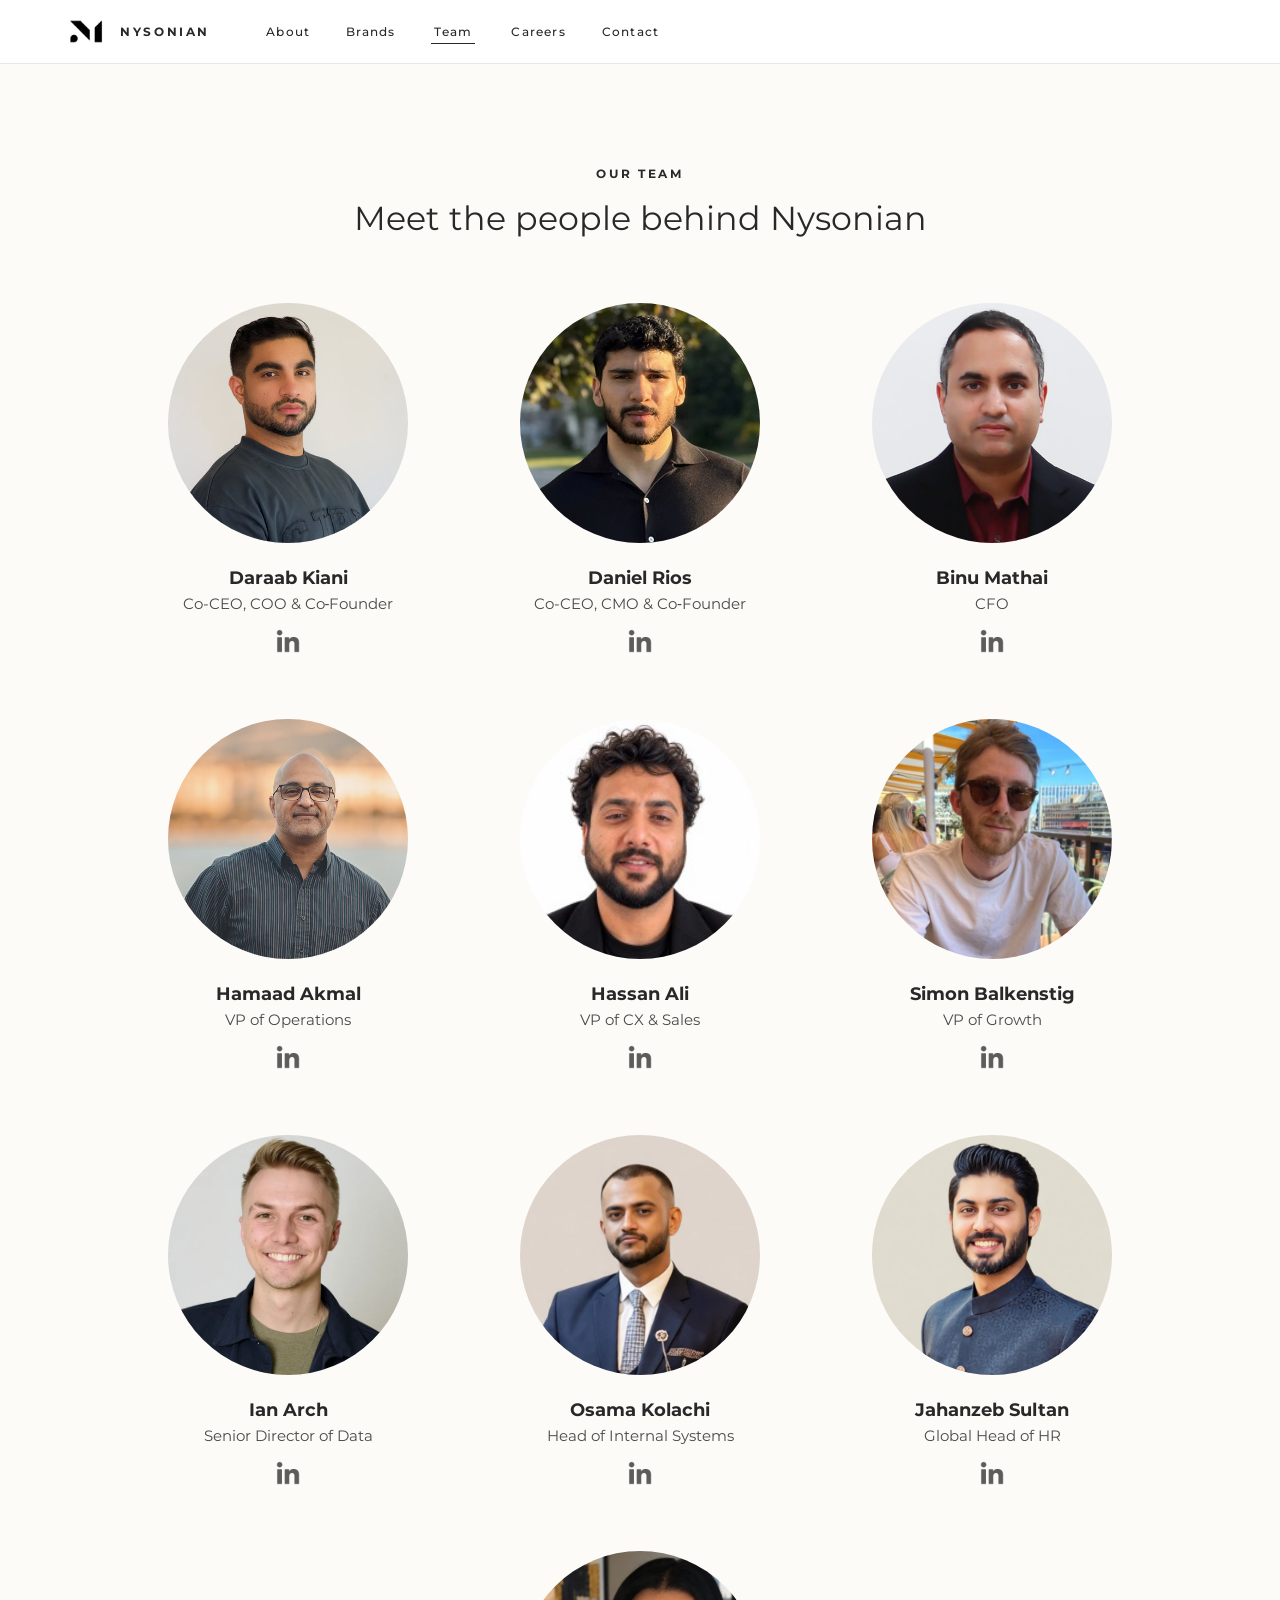
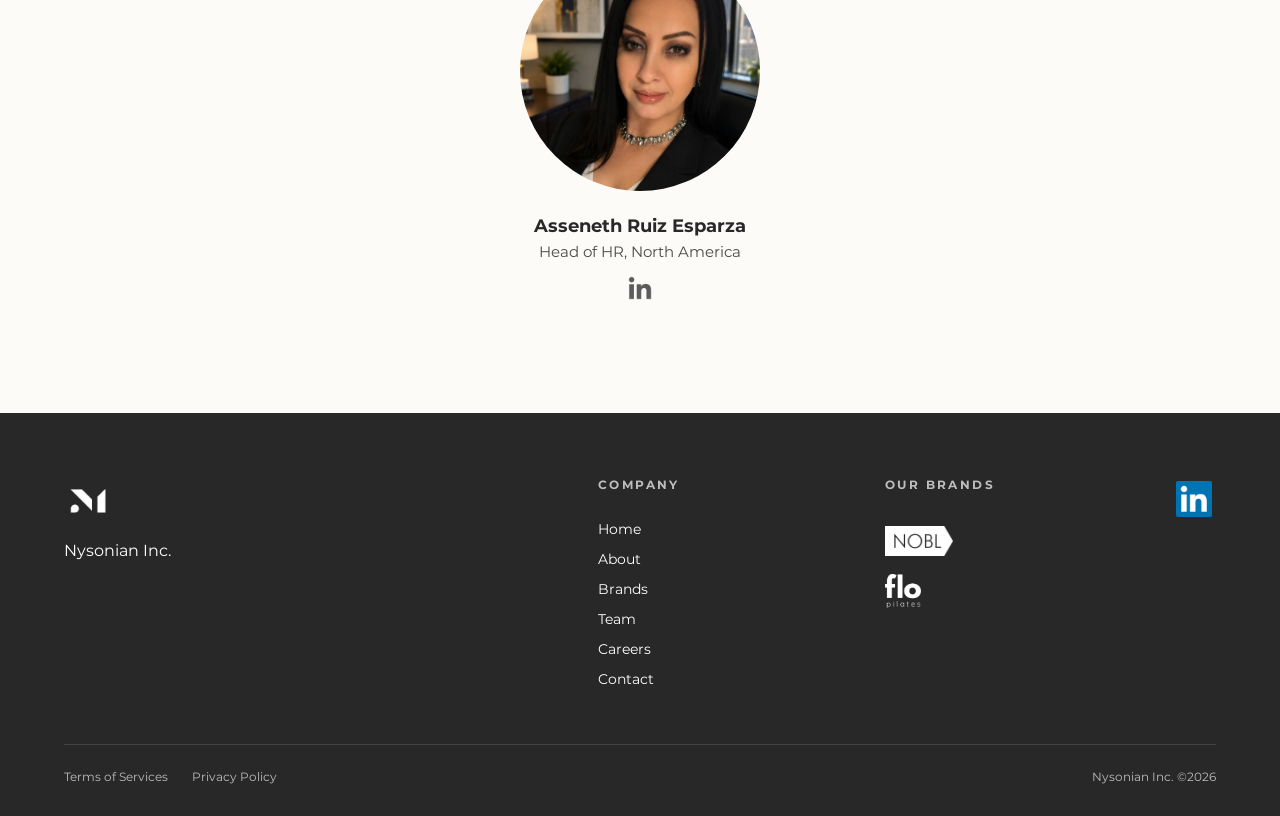
<file: team.html>
<!doctype html>
<html lang="en">
<head>
  <meta charset="utf-8">
  <meta name="viewport" content="width=device-width, initial-scale=1">
  <title>Team | Nysonian</title>
  <meta name="description" content="Meet the Nysonian leadership team.">
  <link rel="icon" type="image/png" href="assets/img/favicon.png">
  <link rel="preload" href="assets/fonts/montserrat-400.woff2" as="font" type="font/woff2" crossorigin>
  <link rel="preload" href="assets/fonts/montserrat-700.woff2" as="font" type="font/woff2" crossorigin>
  <link rel="stylesheet" href="assets/css/styles.css">
  <script src="assets/js/menu.js" defer></script>
</head>
<body class="page-team">
  <a class="skip-link" href="#main">Skip to main content</a>

  <header class="site-header">
    <button class="menu-toggle" type="button" aria-expanded="false" aria-controls="site-nav" aria-label="Open navigation menu"><span></span><span></span><span></span></button>
    <a class="site-header__logo" href="/" aria-label="Nysonian Inc. home"><img src="assets/img/logo-mark-dark.webp" width="80" height="62" alt=""><span>Nysonian</span></a>
    <nav class="site-nav" id="site-nav" aria-label="Main">
      <a class="site-nav__home" href="/">Home</a>
      <a href="/about">About</a>
      <a href="/brands">Brands</a>
      <a href="/team" aria-current="page">Team</a>
      <a href="/careers">Careers</a>
      <a href="/contact">Contact</a>
      <div class="site-nav__foot">
        <p class="site-nav__label">Our brands</p>
        <div class="site-nav__brands">
          <a class="site-nav__nobl" href="https://nobltravel.com/" target="_blank" rel="noopener"><img src="assets/img/logo-nobl-tag.webp" width="600" height="264" loading="lazy" alt="NOBL Travel"></a>
          <a class="site-nav__flo" href="https://pilatesflo.com/" target="_blank" rel="noopener"><img src="assets/img/logo-flo-black.webp" width="400" height="378" loading="lazy" alt="flo Pilates"></a>
        </div>
      </div>
    </nav>
  </header>

  <main id="main" class="team">
    <p class="nh-kicker">Our team</p>
    <h1>Meet the people behind Nysonian</h1>

    <ul class="team__grid">
      <li class="member">
        <img class="member__photo" src="assets/img/team-daraab-kiani.jpg" width="440" height="440" alt="">
        <h2 class="member__name">Daraab Kiani</h2>
        <a class="member__linkedin" href="https://www.linkedin.com/in/daraabkiani/" target="_blank" rel="noopener"><img src="assets/img/icon-linkedin-grey.webp" width="42" height="42" alt="Daraab Kiani on LinkedIn"></a>
        <p class="member__title">Co-CEO, COO &amp; Co‑Founder</p>
      </li>
      <li class="member">
        <img class="member__photo" src="assets/img/team-daniel-rios.jpg" width="440" height="440" alt="">
        <h2 class="member__name">Daniel Rios</h2>
        <a class="member__linkedin" href="https://www.linkedin.com/in/daniel-rios-00916a133/" target="_blank" rel="noopener"><img src="assets/img/icon-linkedin-grey.webp" width="42" height="42" alt="Daniel Rios on LinkedIn"></a>
        <p class="member__title">Co-CEO, CMO &amp; Co‑Founder</p>
      </li>
      <li class="member">
        <img class="member__photo" src="assets/img/team-binu-mathai.jpg" width="440" height="440" alt="">
        <h2 class="member__name">Binu Mathai</h2>
        <a class="member__linkedin" href="https://www.linkedin.com/in/binu-s-j-mathai/" target="_blank" rel="noopener"><img src="assets/img/icon-linkedin-grey.webp" width="42" height="42" alt="Binu Mathai on LinkedIn"></a>
        <p class="member__title">CFO</p>
      </li>
      <li class="member">
        <img class="member__photo" src="assets/img/team-hamaad-akmal.jpg" width="440" height="440" loading="lazy" alt="">
        <h2 class="member__name">Hamaad Akmal</h2>
        <a class="member__linkedin" href="https://www.linkedin.com/in/hamaad/" target="_blank" rel="noopener"><img src="assets/img/icon-linkedin-grey.webp" width="42" height="42" alt="Hamaad Akmal on LinkedIn"></a>
        <p class="member__title">VP of Operations</p>
      </li>
      <li class="member">
        <img class="member__photo" src="assets/img/team-hassan-ali-li.jpg" width="200" height="200" loading="lazy" alt="">
        <h2 class="member__name">Hassan Ali</h2>
        <a class="member__linkedin" href="https://www.linkedin.com/in/hassan-ali-kayani-b42139181/" target="_blank" rel="noopener"><img src="assets/img/icon-linkedin-grey.webp" width="42" height="42" alt="Hassan Ali on LinkedIn"></a>
        <p class="member__title">VP of CX &amp; Sales</p>
      </li>
      <li class="member">
        <img class="member__photo" src="assets/img/team-simon-balkenstig.webp" width="506" height="506" loading="lazy" alt="">
        <h2 class="member__name">Simon Balkenstig</h2>
        <a class="member__linkedin" href="https://www.linkedin.com/in/balkenstig/" target="_blank" rel="noopener"><img src="assets/img/icon-linkedin-grey.webp" width="42" height="42" alt="Simon Balkenstig on LinkedIn"></a>
        <p class="member__title">VP of Growth</p>
      </li>
      <li class="member">
        <img class="member__photo" src="assets/img/team-ian-arch.webp" width="512" height="512" loading="lazy" alt="">
        <h2 class="member__name">Ian Arch</h2>
        <a class="member__linkedin" href="https://www.linkedin.com/in/ian-arch-6a0911a2/" target="_blank" rel="noopener"><img src="assets/img/icon-linkedin-grey.webp" width="42" height="42" alt="Ian Arch on LinkedIn"></a>
        <p class="member__title">Senior Director of Data</p>
      </li>
      <li class="member">
        <img class="member__photo" src="assets/img/team-osama-kolachi.webp" width="600" height="600" loading="lazy" alt="">
        <h2 class="member__name">Osama Kolachi</h2>
        <a class="member__linkedin" href="https://www.linkedin.com/in/muhammad-osama-bin-mujtaba-51b230166/" target="_blank" rel="noopener"><img src="assets/img/icon-linkedin-grey.webp" width="42" height="42" alt="Osama Kolachi on LinkedIn"></a>
        <p class="member__title">Head of Internal Systems</p>
      </li>
      <li class="member">
        <img class="member__photo" src="assets/img/team-jahanzeb-sultan.webp" width="600" height="600" loading="lazy" alt="">
        <h2 class="member__name">Jahanzeb Sultan</h2>
        <a class="member__linkedin" href="https://www.linkedin.com/in/jahanzeb-sultan-53516aaa/" target="_blank" rel="noopener"><img src="assets/img/icon-linkedin-grey.webp" width="42" height="42" alt="Jahanzeb Sultan on LinkedIn"></a>
        <p class="member__title">Global Head of HR</p>
      </li>
      <li class="member">
        <img class="member__photo" src="assets/img/team-asseneth-ruiz-esparza-li.webp" width="600" height="600" loading="lazy" alt="">
        <h2 class="member__name">Asseneth Ruiz Esparza</h2>
        <a class="member__linkedin" href="https://www.linkedin.com/in/asseneth-ruiz-esparza-09b5073a3/" target="_blank" rel="noopener"><img src="assets/img/icon-linkedin-grey.webp" width="42" height="42" alt="Asseneth Ruiz Esparza on LinkedIn"></a>
        <p class="member__title">Head of HR, North America</p>
      </li>
    </ul>
  </main>

  <footer class="site-footer">
    <div class="site-footer__top">
      <div class="site-footer__brand">
        <img class="site-footer__logo" src="assets/img/logo-mark-light.webp" width="97" height="98" loading="lazy" alt="">
        <p class="site-footer__name">Nysonian Inc.</p>
      </div>
      <nav class="site-footer__nav" aria-label="Footer">
        <p class="site-footer__label">Company</p>
        <a href="/">Home</a>
        <a href="/about">About</a>
        <a href="/brands">Brands</a>
        <a href="/team">Team</a>
        <a href="/careers">Careers</a>
        <a href="/contact">Contact</a>
      </nav>
      <div class="site-footer__brands">
        <p class="site-footer__label">Our brands</p>
        <a href="https://nobltravel.com/" target="_blank" rel="noopener"><img class="site-footer__nobl" src="assets/img/logo-nobl-tag.webp" width="600" height="264" loading="lazy" alt="NOBL Travel"></a>
        <a href="https://pilatesflo.com/" target="_blank" rel="noopener"><img class="site-footer__flo" src="assets/img/logo-flo-black.webp" width="400" height="378" loading="lazy" alt="flo Pilates"></a>
      </div>
      <a class="site-footer__linkedin" href="https://www.linkedin.com/company/nysonian-inc/" target="_blank" rel="noopener"><img src="assets/img/icon-linkedin.webp" width="39" height="39" loading="lazy" alt="Nysonian on LinkedIn"></a>
    </div>
    <div class="site-footer__bottom">
      <ul class="site-footer__legal">
        <li><a href="/terms-of-service">Terms of Services</a></li>
        <li><a href="/privacy-policy">Privacy Policy</a></li>
      </ul>
      <p class="site-footer__copy">Nysonian Inc. ©2026</p>
    </div>
  </footer>
</body>
</html>
</file>
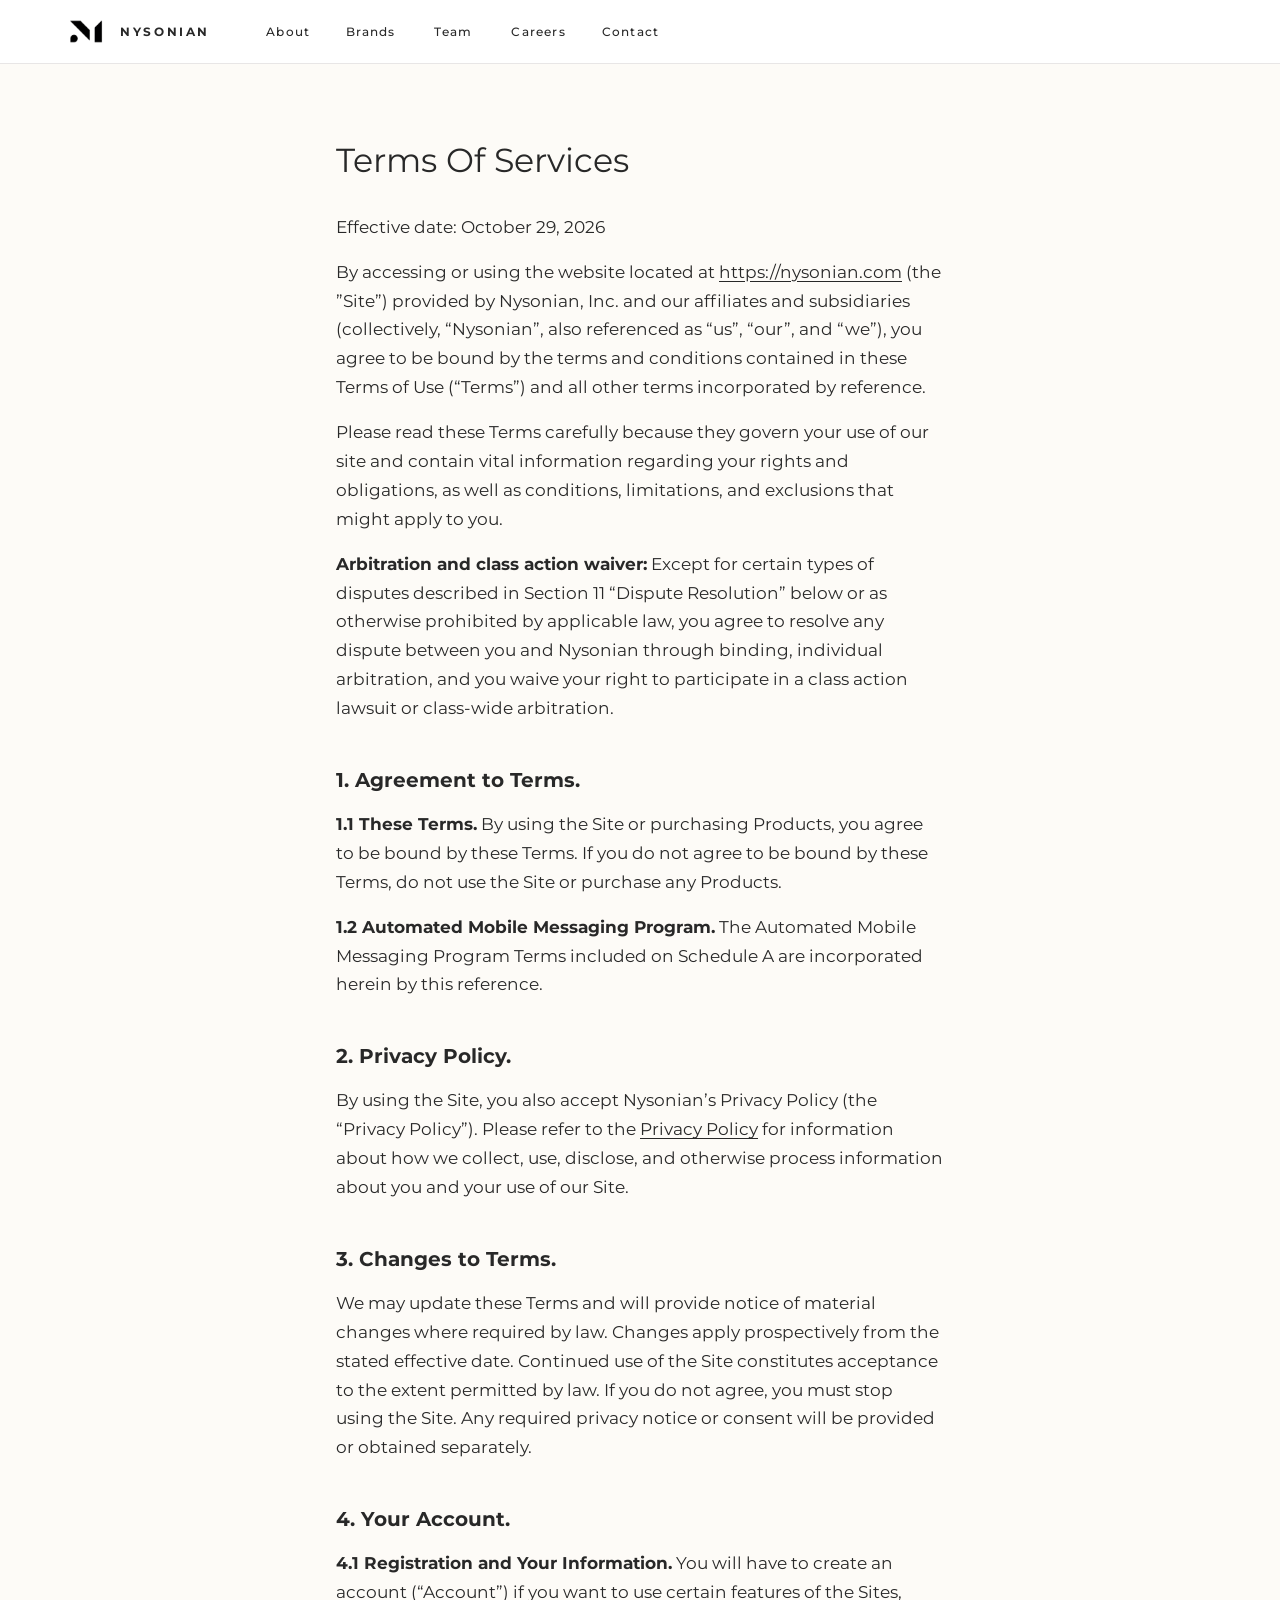
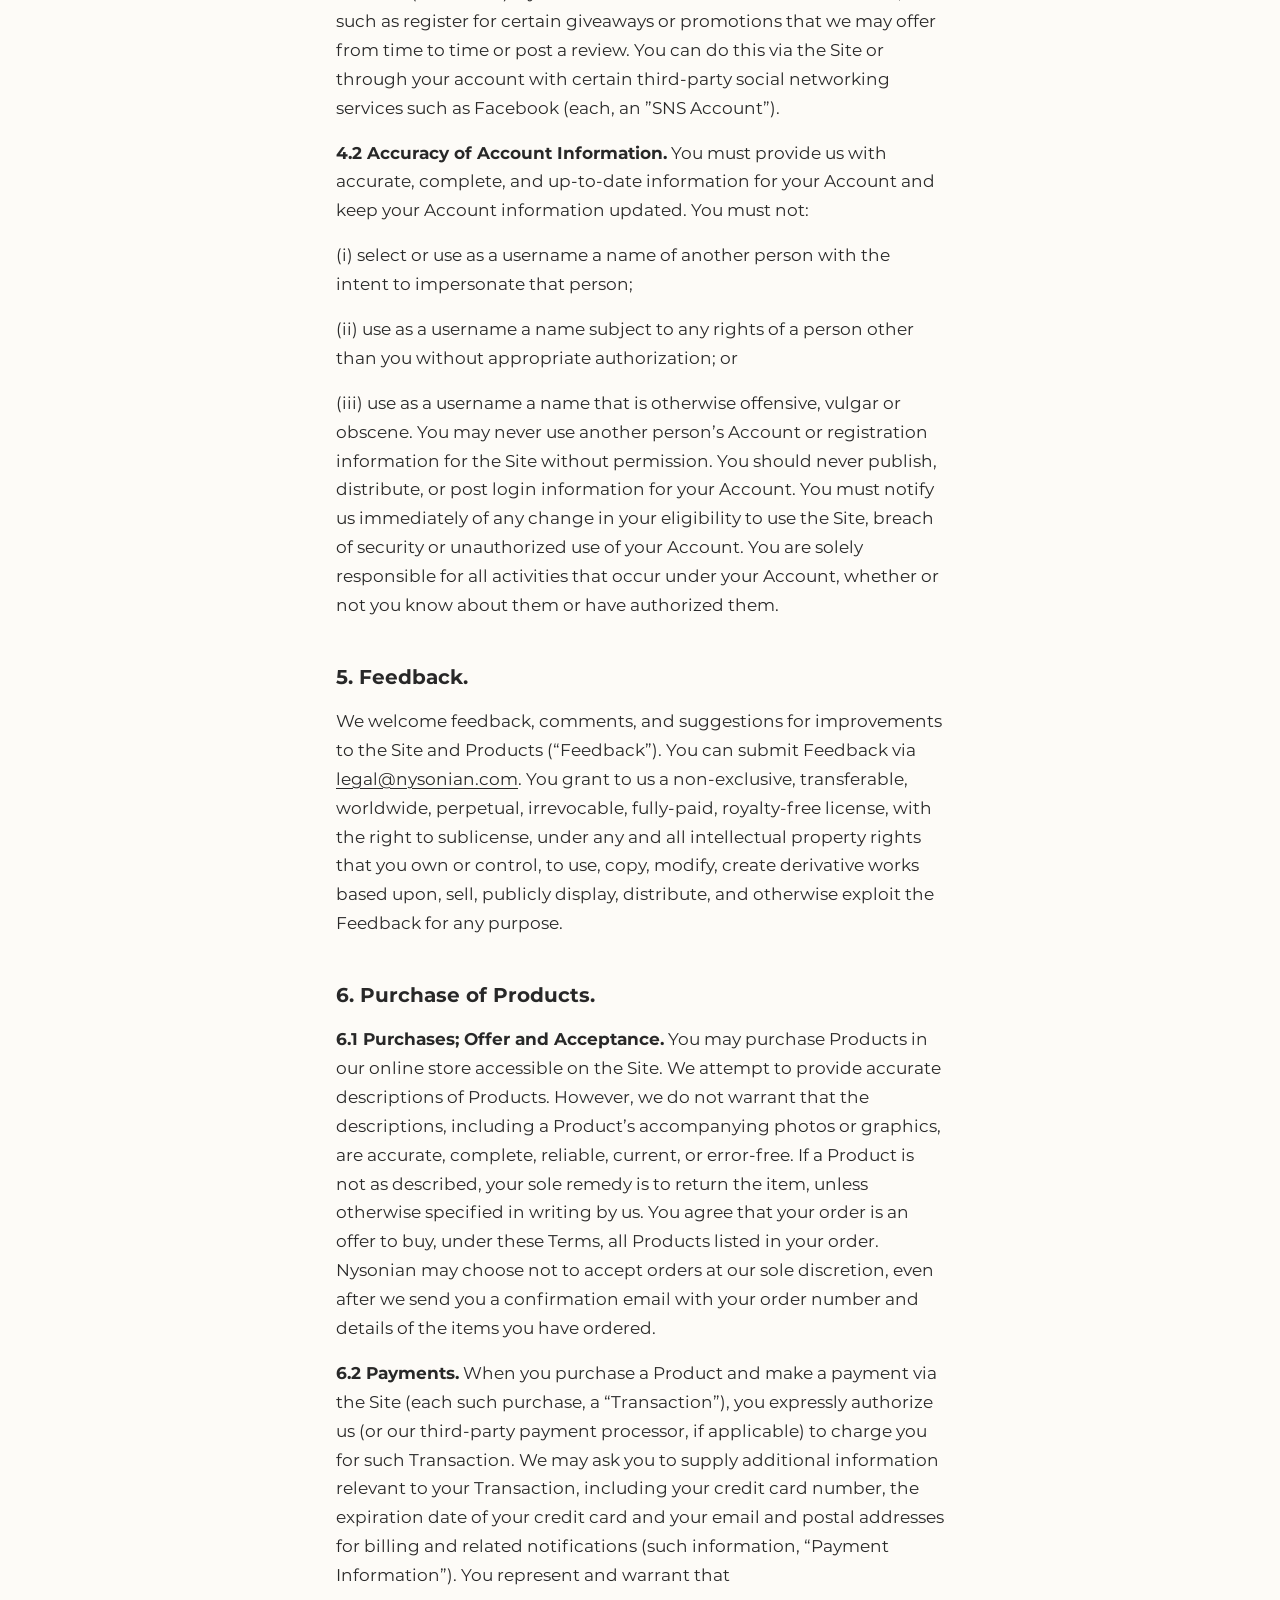
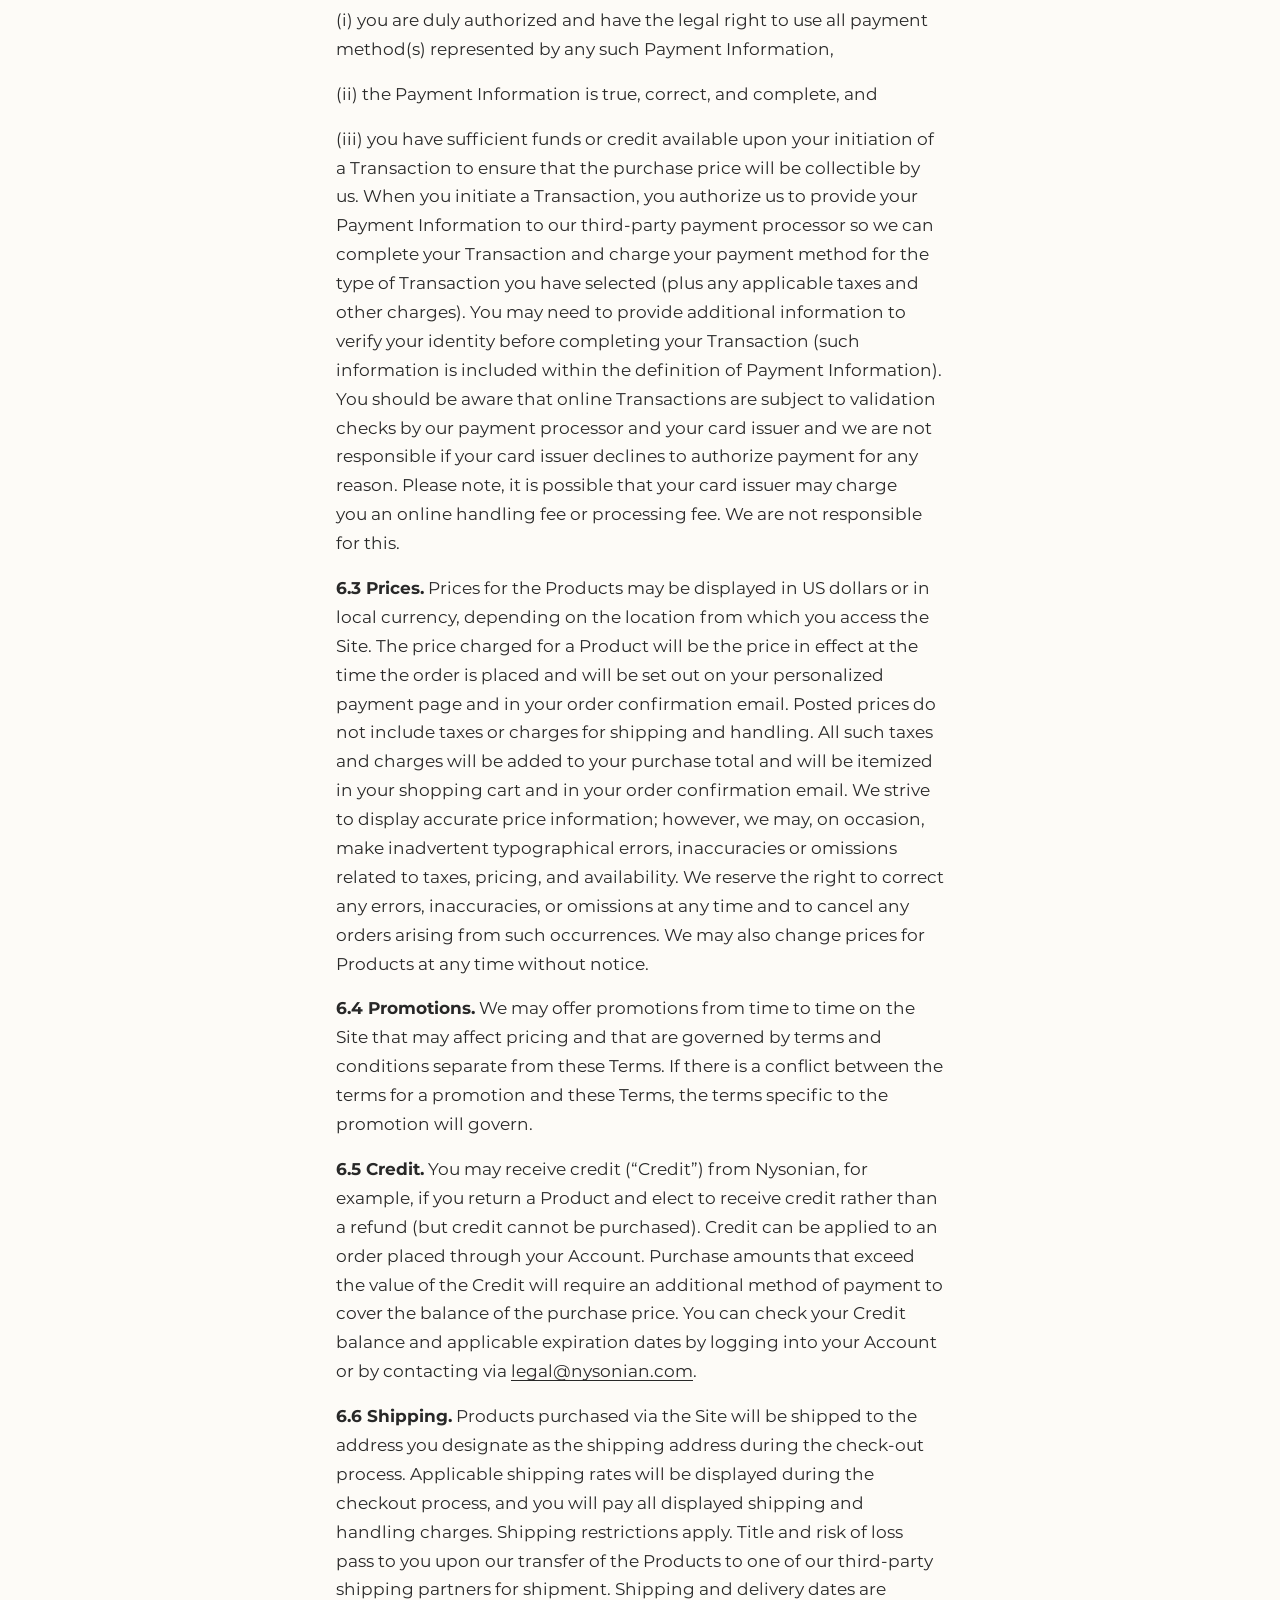
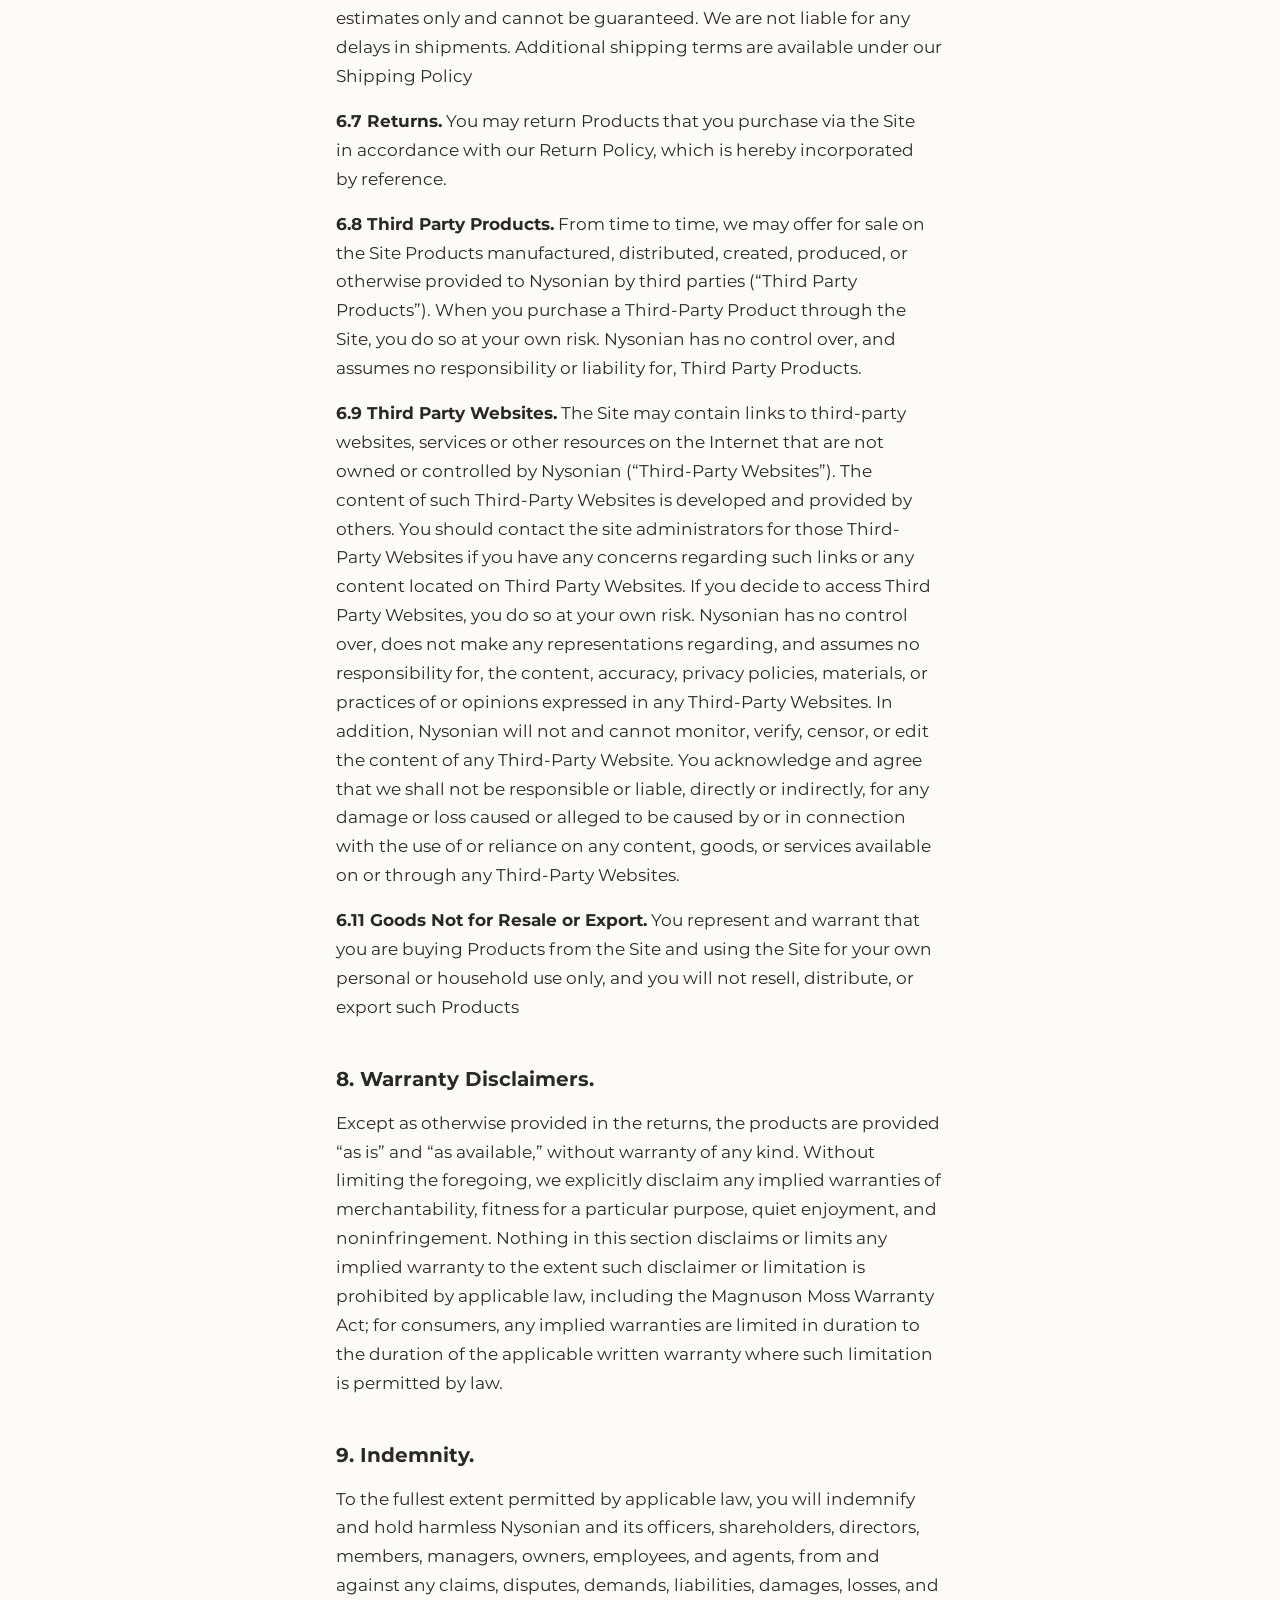
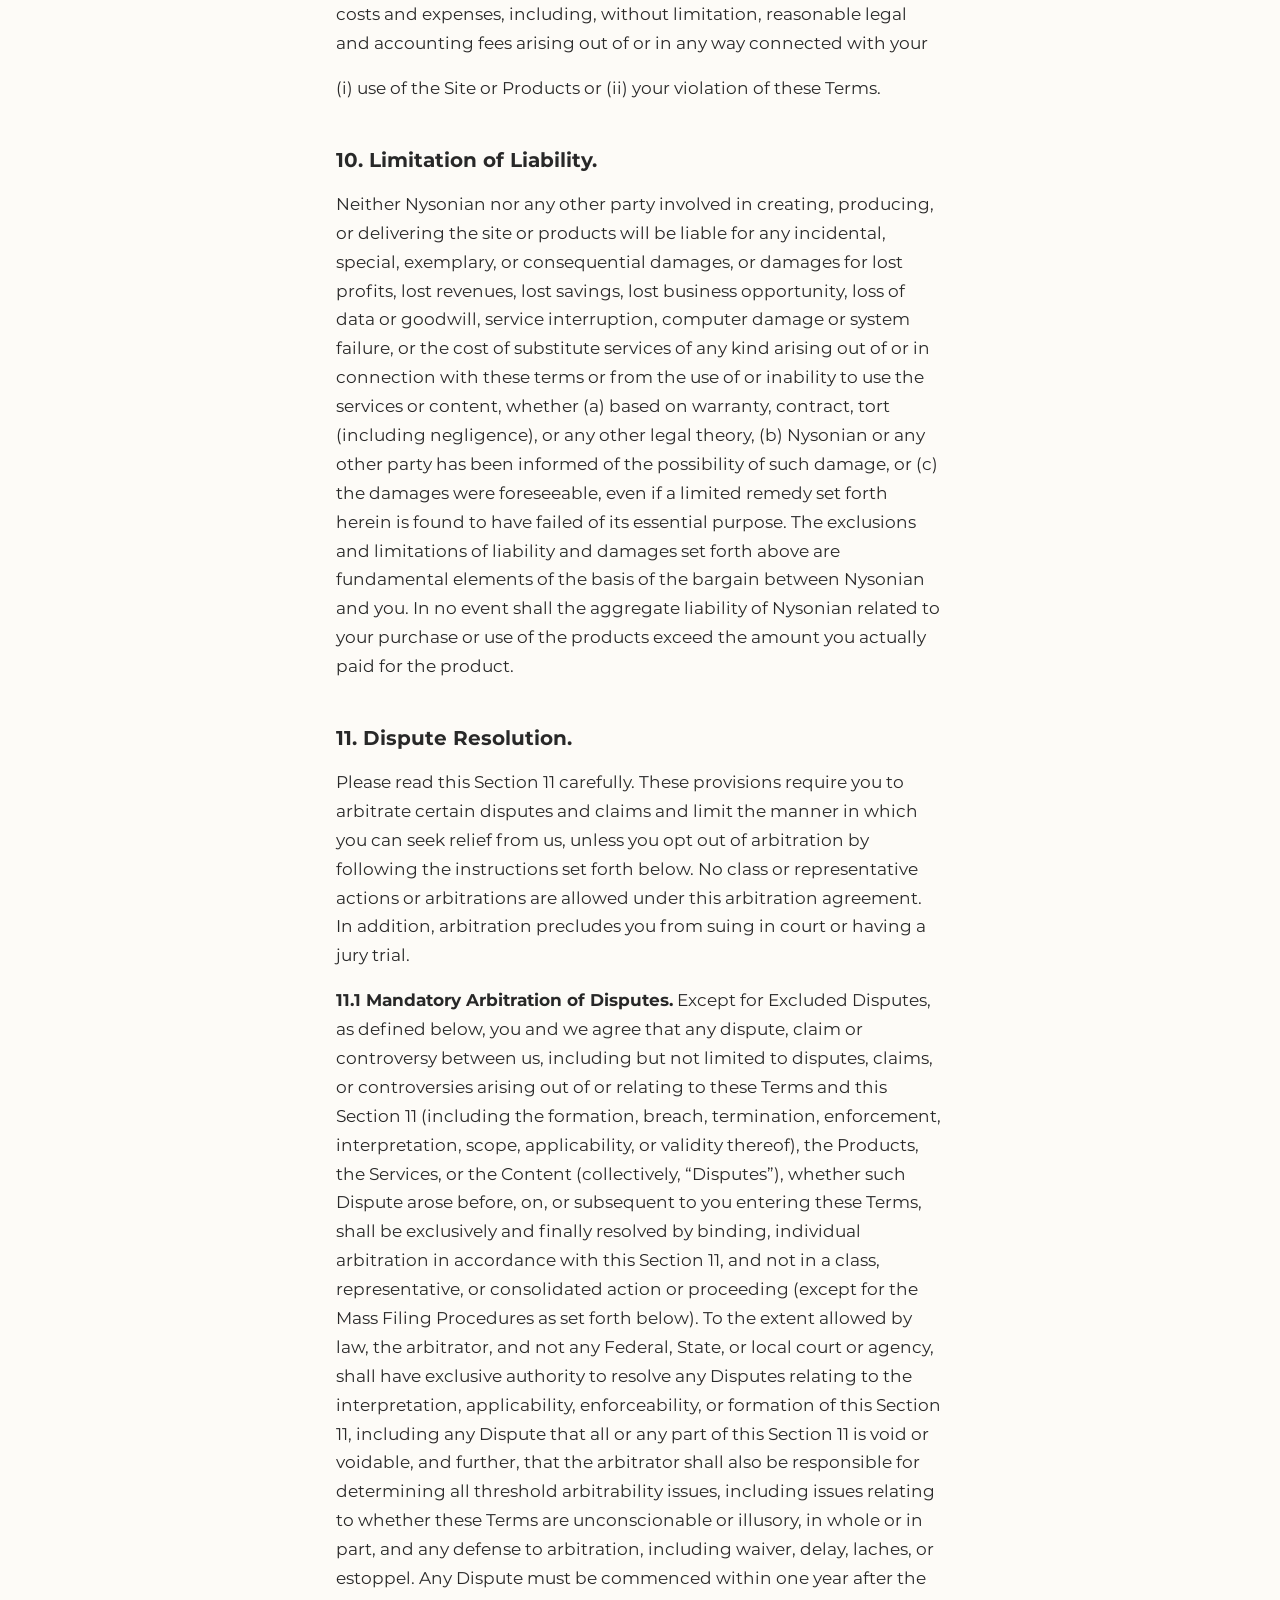
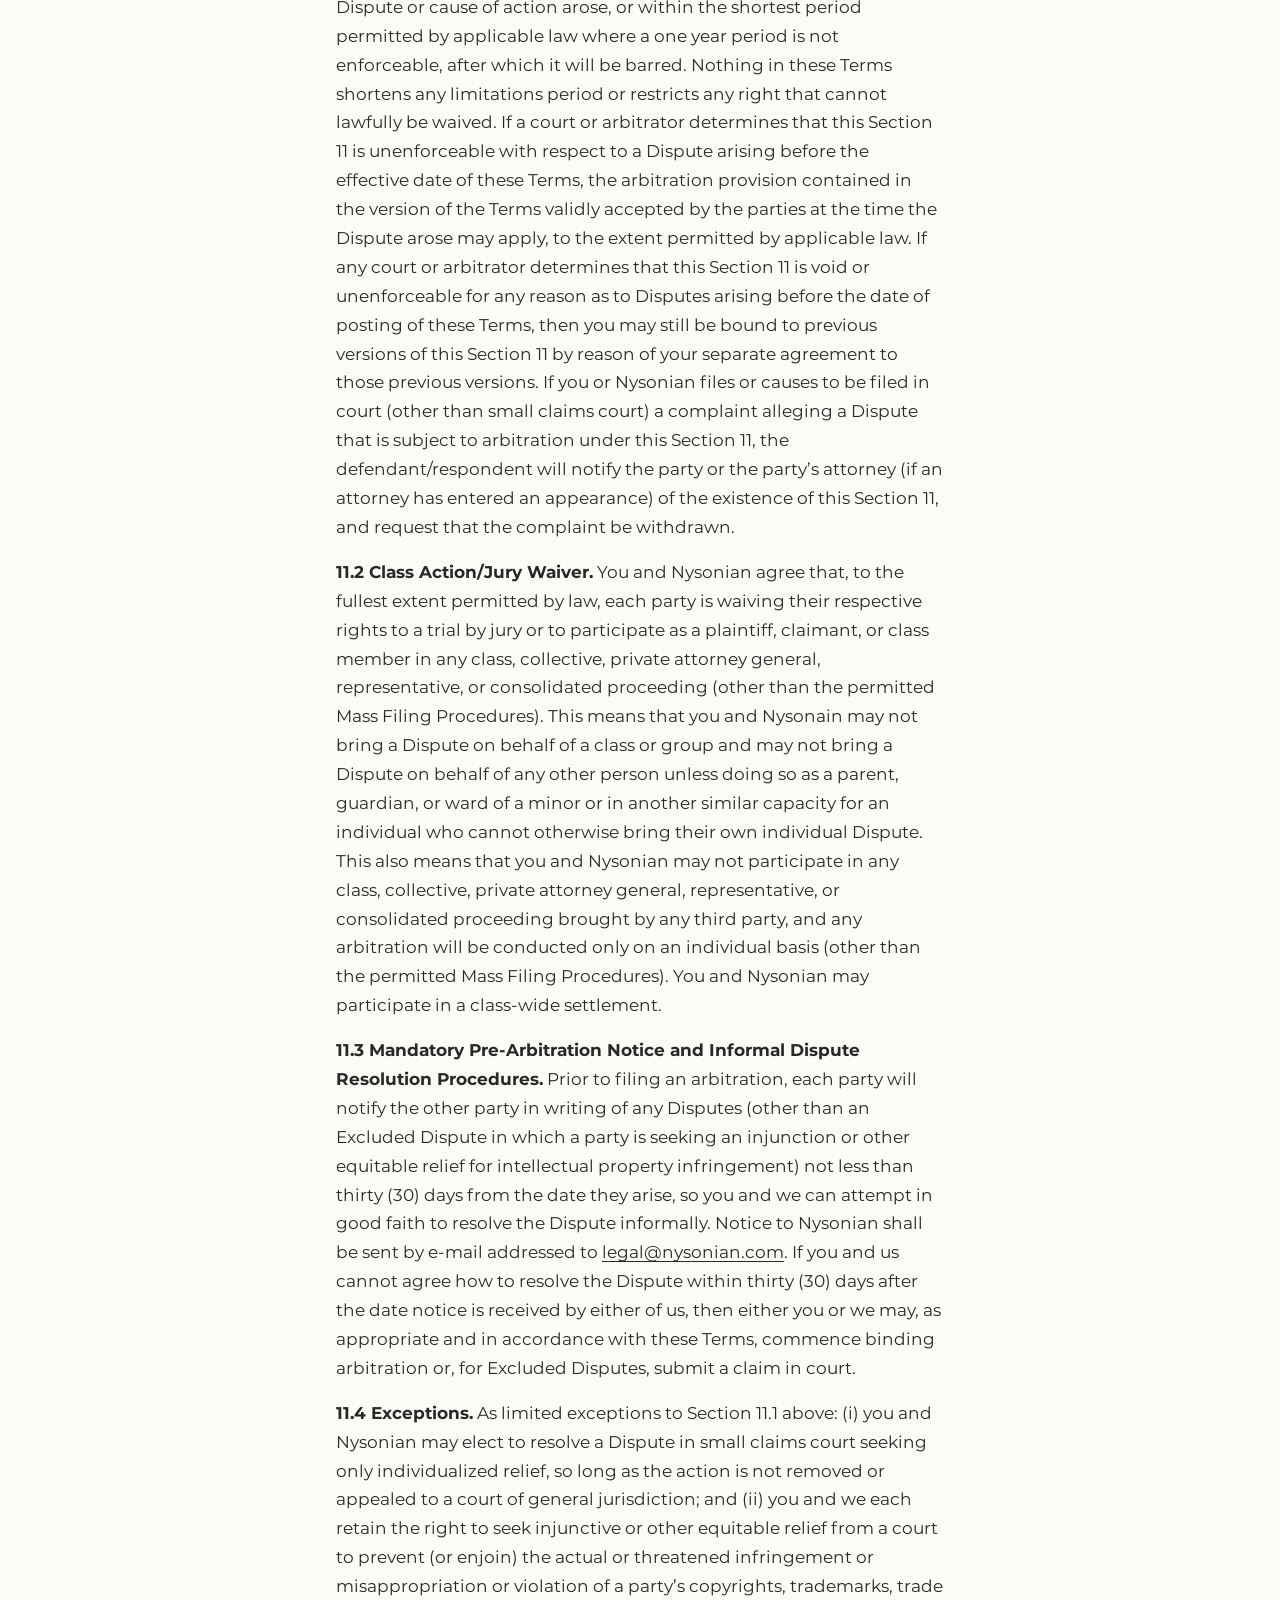
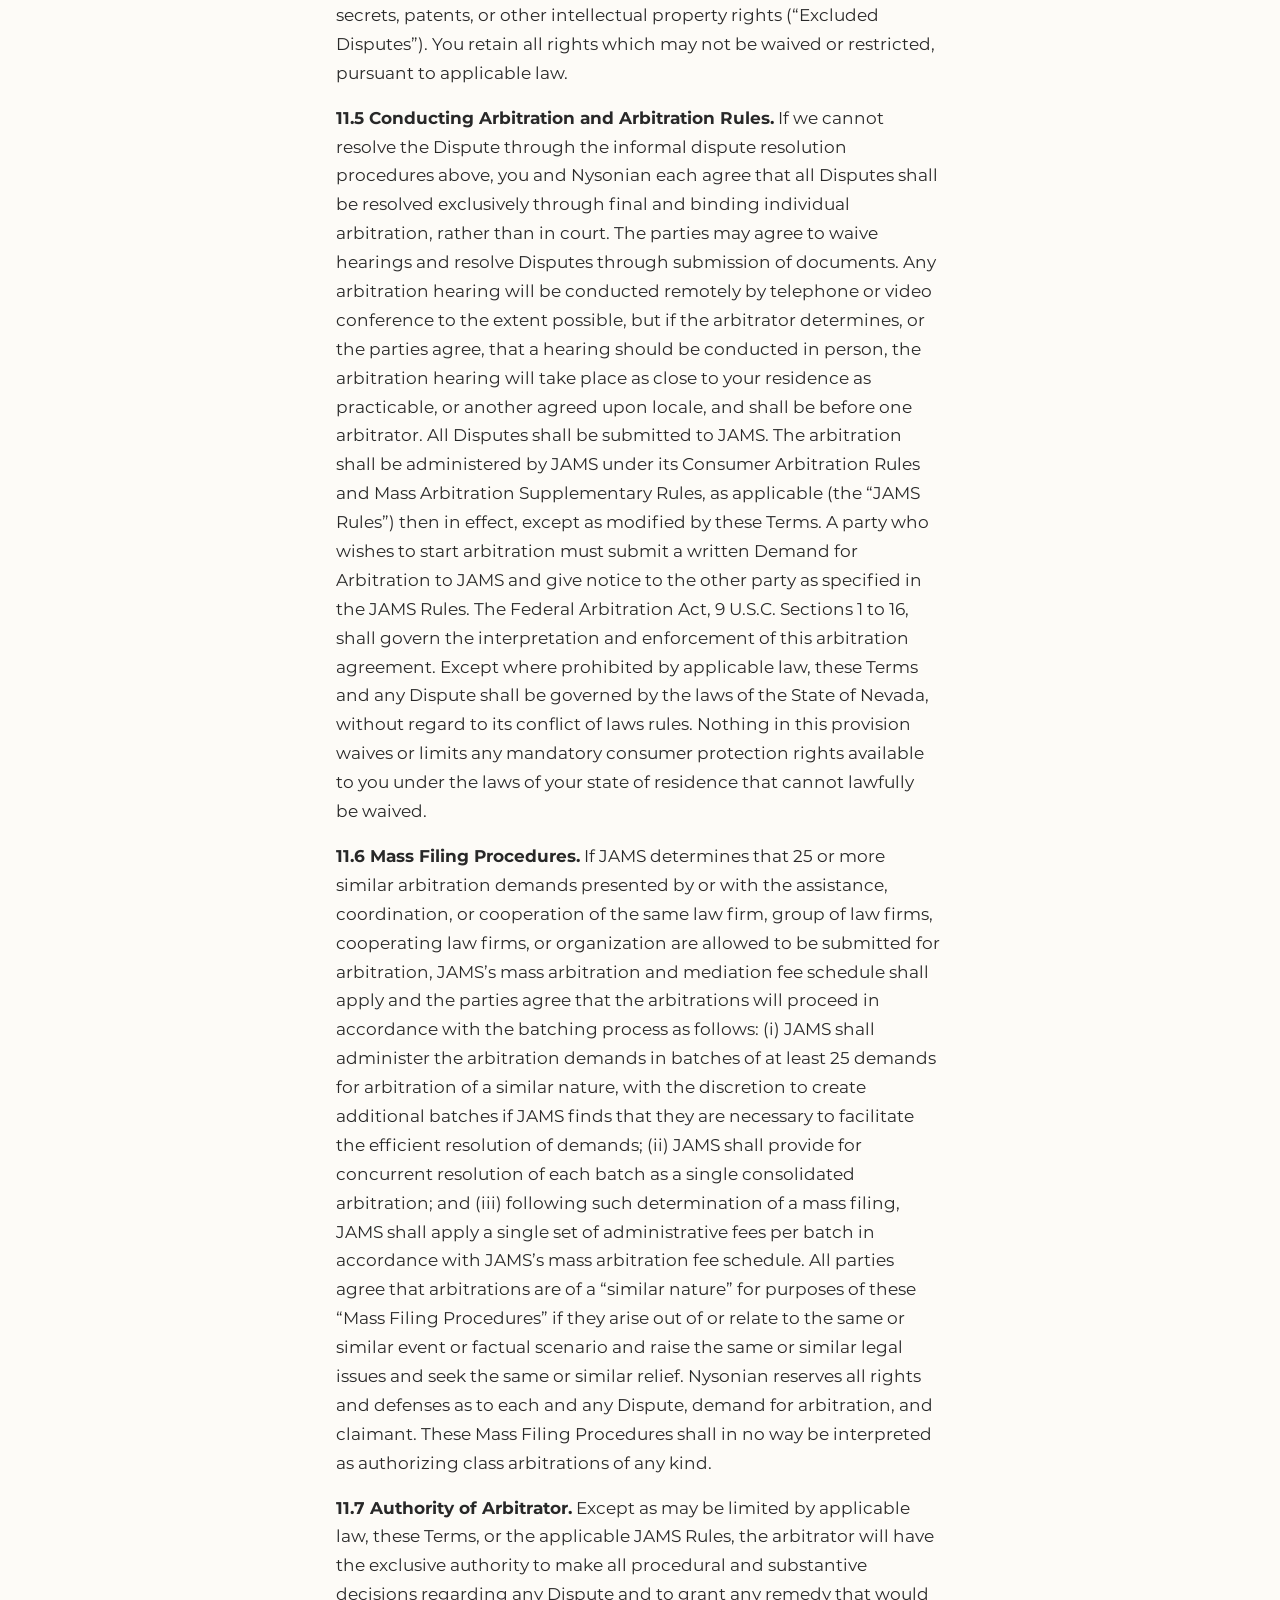
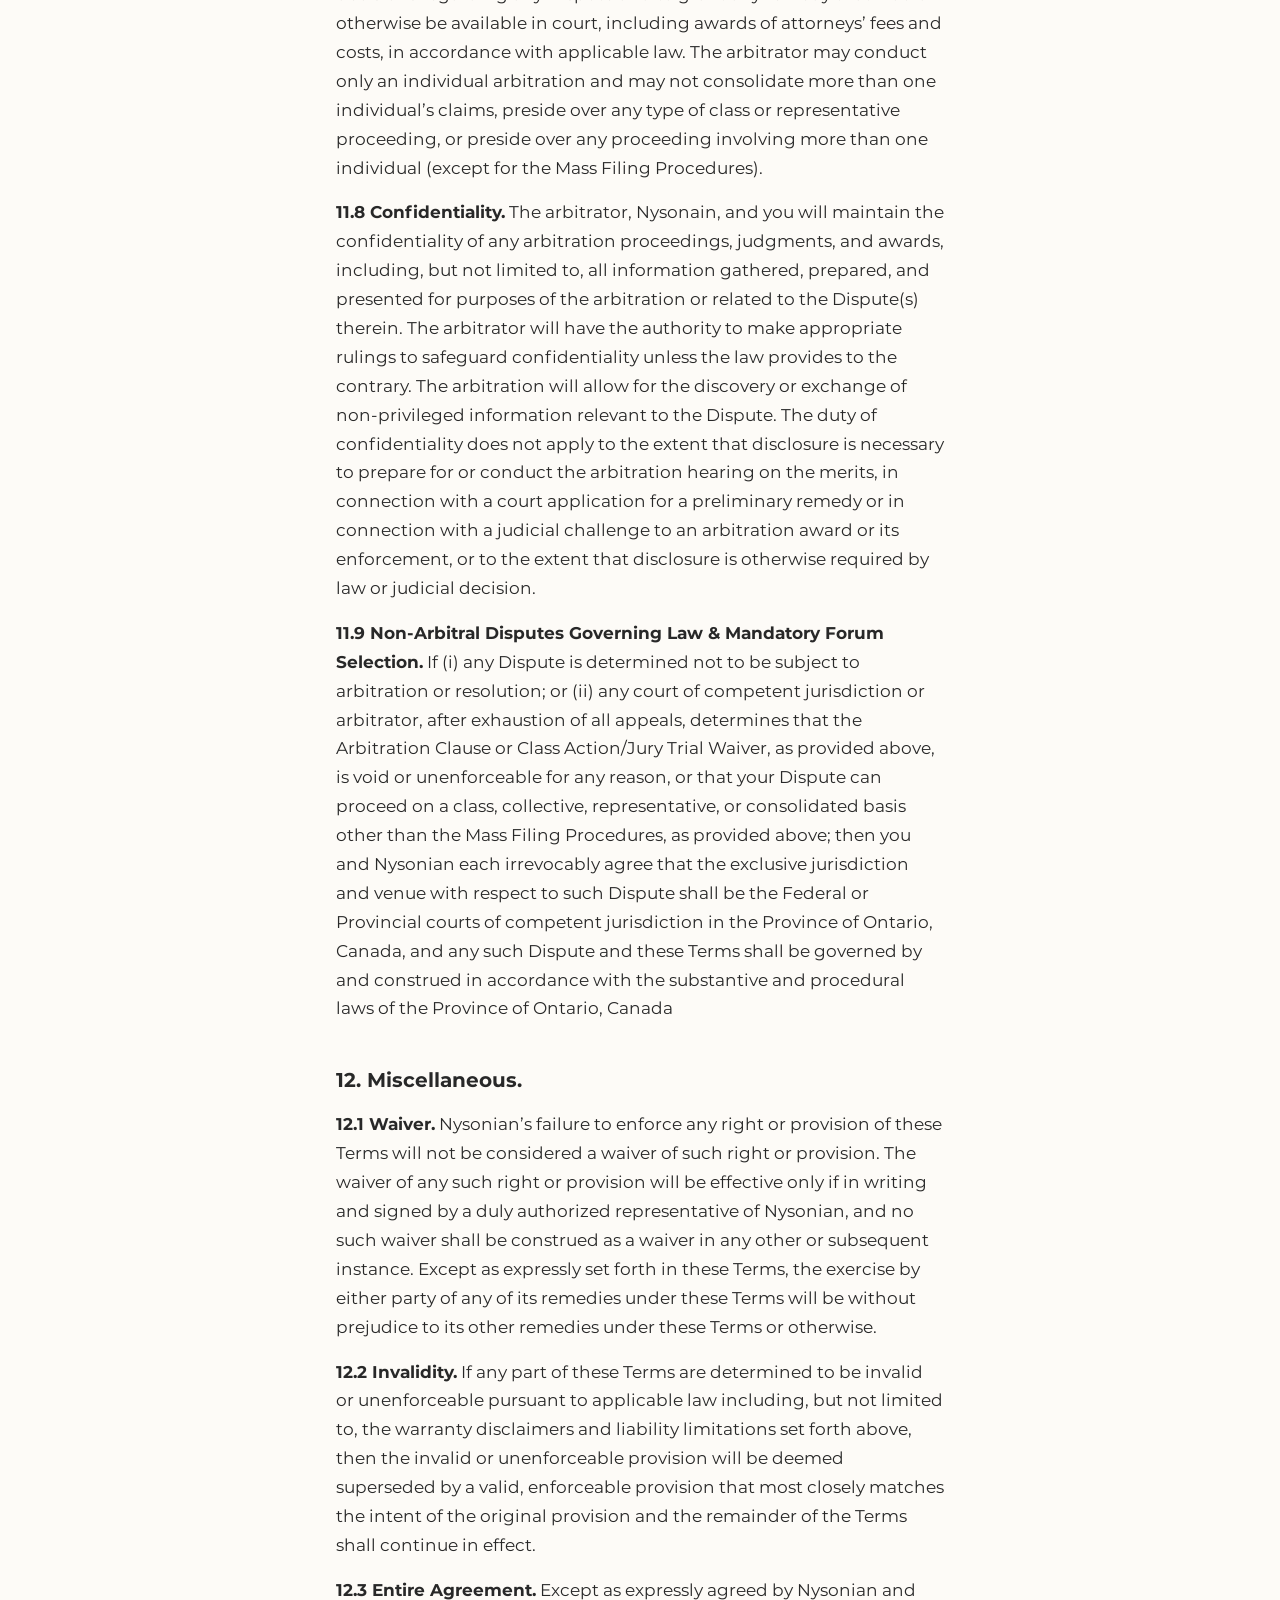
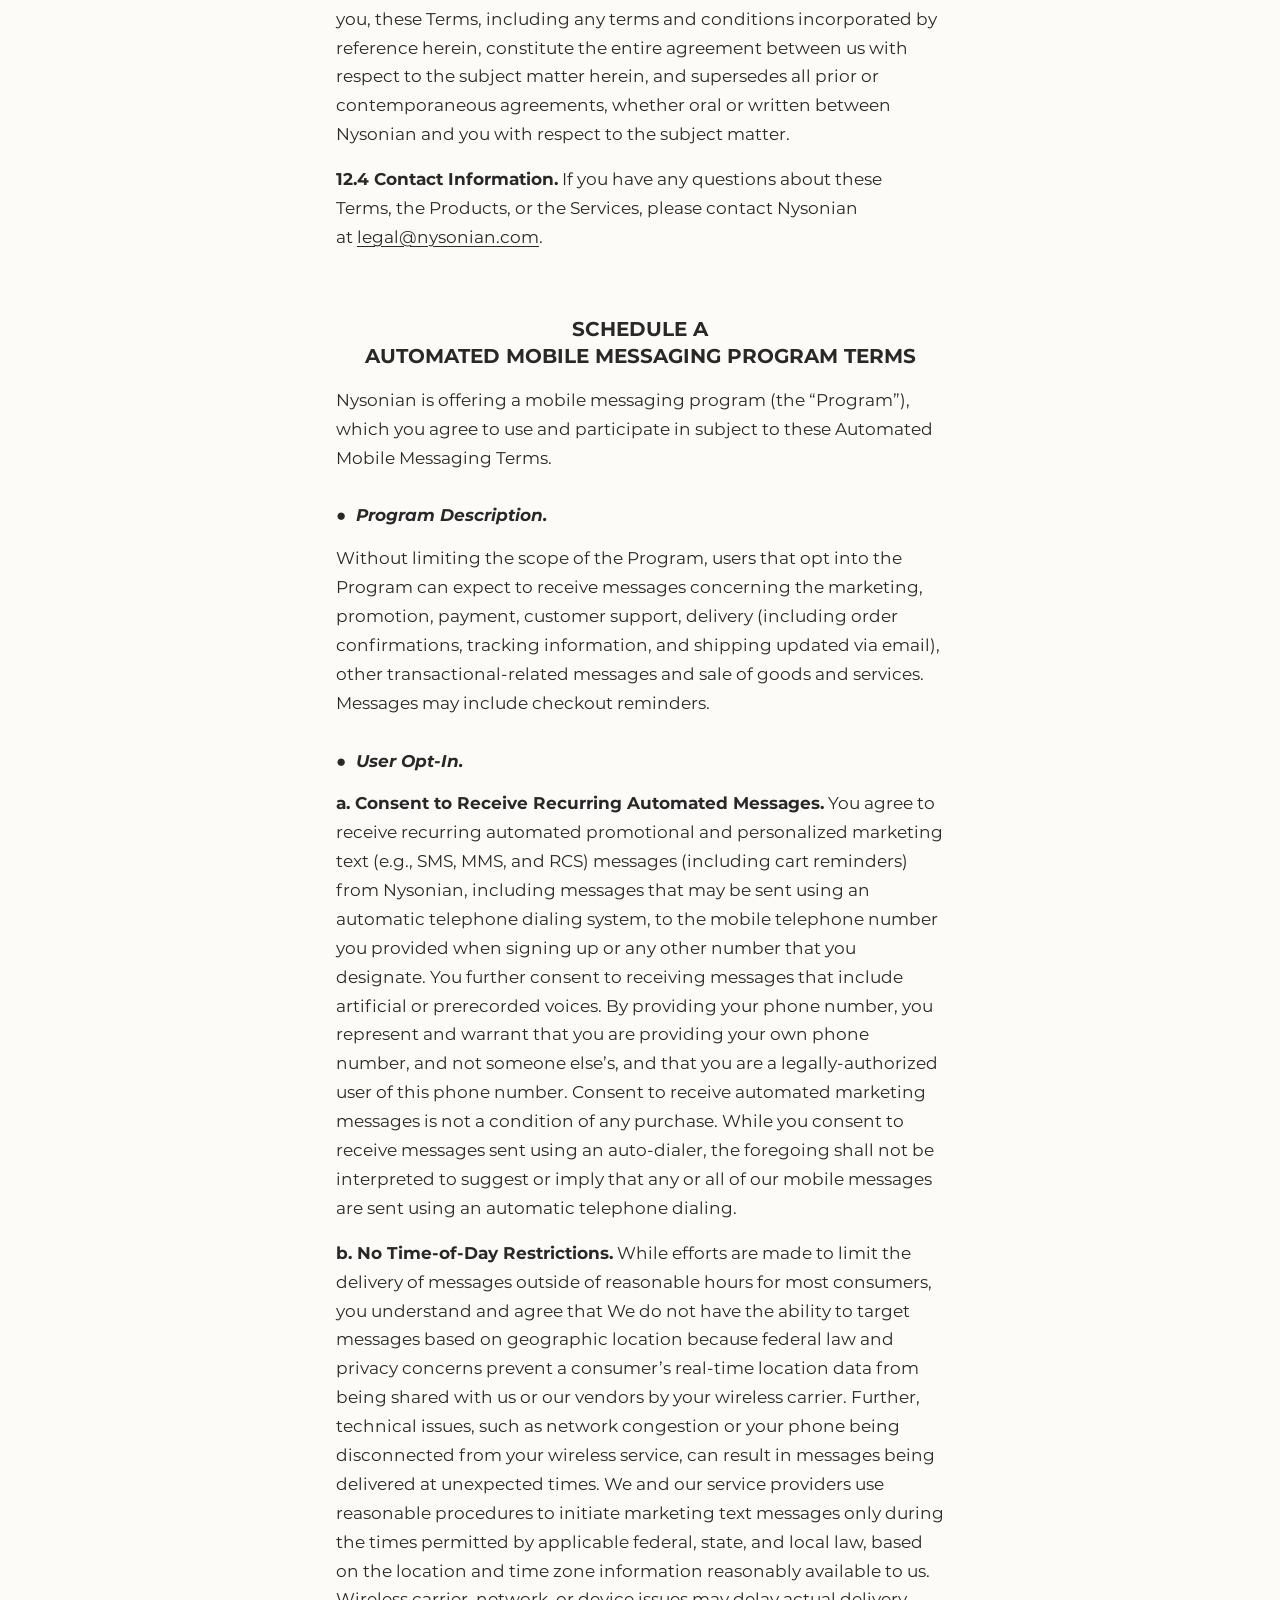
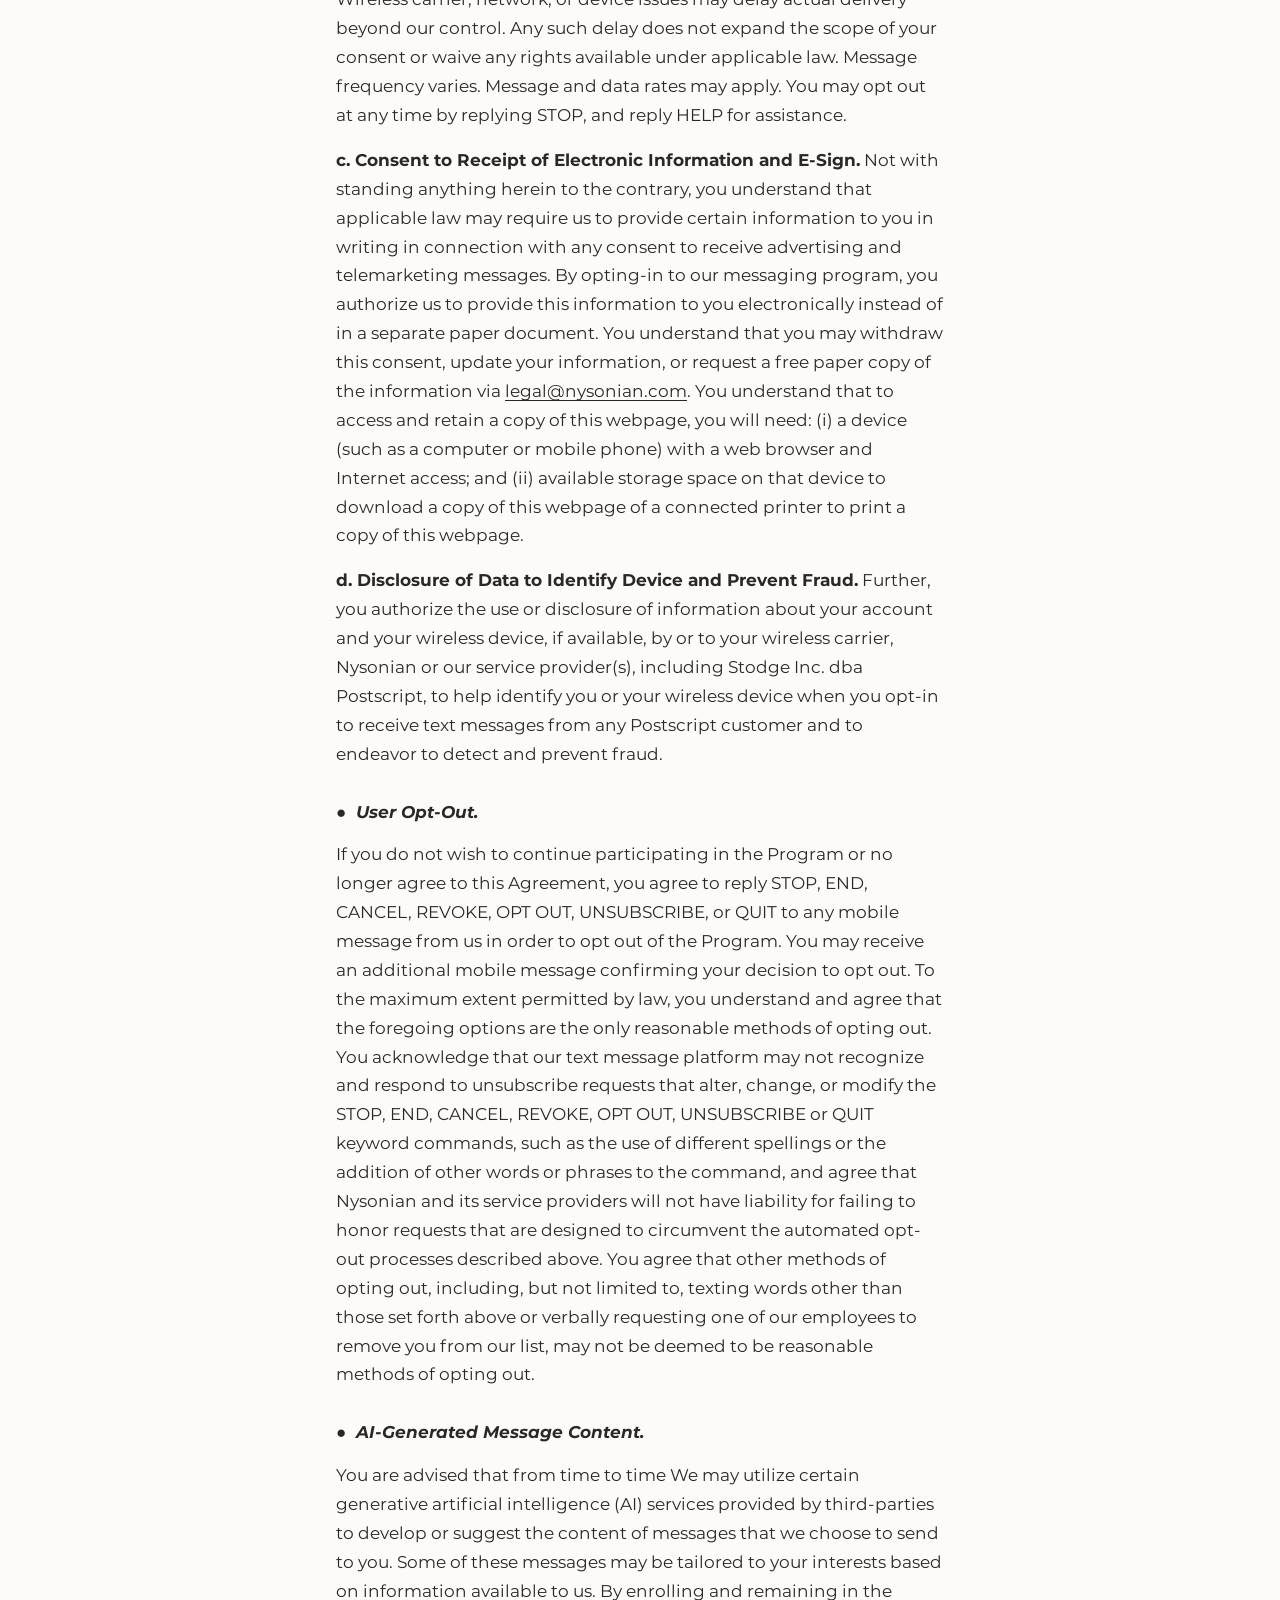
<file: terms-of-service.html>
<!doctype html>
<html lang="en">
<head>
  <meta charset="utf-8">
  <meta name="viewport" content="width=device-width, initial-scale=1">
  <title>Terms of Services | Nysonian</title>
  <meta name="description" content="The terms that govern your use of the Nysonian, Inc. website and purchases of our Products.">
  <link rel="icon" type="image/png" href="assets/img/favicon.png">
  <link rel="preload" href="assets/fonts/montserrat-400.woff2" as="font" type="font/woff2" crossorigin>
  <link rel="preload" href="assets/fonts/montserrat-700.woff2" as="font" type="font/woff2" crossorigin>
  <link rel="stylesheet" href="assets/css/styles.css">
  <script src="assets/js/menu.js" defer></script>
</head>
<body class="page-legal">
  <a class="skip-link" href="#main">Skip to main content</a>

  <header class="site-header">
    <button class="menu-toggle" type="button" aria-expanded="false" aria-controls="site-nav" aria-label="Open navigation menu"><span></span><span></span><span></span></button>
    <a class="site-header__logo" href="/" aria-label="Nysonian Inc. home"><img src="assets/img/logo-mark-dark.webp" width="80" height="62" alt=""><span>Nysonian</span></a>
    <nav class="site-nav" id="site-nav" aria-label="Main">
      <a class="site-nav__home" href="/">Home</a>
      <a href="/about">About</a>
      <a href="/brands">Brands</a>
      <a href="/team">Team</a>
      <a href="/careers">Careers</a>
      <a href="/contact">Contact</a>
      <div class="site-nav__foot">
        <p class="site-nav__label">Our brands</p>
        <div class="site-nav__brands">
          <a class="site-nav__nobl" href="https://nobltravel.com/" target="_blank" rel="noopener"><img src="assets/img/logo-nobl-tag.webp" width="600" height="264" loading="lazy" alt="NOBL Travel"></a>
          <a class="site-nav__flo" href="https://pilatesflo.com/" target="_blank" rel="noopener"><img src="assets/img/logo-flo-black.webp" width="400" height="378" loading="lazy" alt="flo Pilates"></a>
        </div>
      </div>
    </nav>
  </header>

  <main id="main">
    <article class="legal">
      <h1>Terms Of Services</h1>

      <p>Effective date: October 29, 2026</p>
      <p>By accessing or using the website located at <a href="/">https://nysonian.com</a> (the ”Site”) provided by Nysonian, Inc. and our affiliates and subsidiaries (collectively, “Nysonian”, also referenced as “us”, “our”, and “we”), you agree to be bound by the terms and conditions contained in these Terms of Use (“Terms”) and all other terms incorporated by reference.</p>
      <p>Please read these Terms carefully because they govern your use of our site and contain vital information regarding your rights and obligations, as well as conditions, limitations, and exclusions that might apply to you.</p>
      <p><strong>Arbitration and class action waiver:</strong> Except for certain types of disputes described in Section 11 “Dispute Resolution” below or as otherwise prohibited by applicable law, you agree to resolve any dispute between you and Nysonian through binding, individual arbitration, and you waive your right to participate in a class action lawsuit or class-wide arbitration.</p>
      <h2>1. Agreement to Terms.</h2>
      <p><strong>1.1 These Terms.</strong> By using the Site or purchasing Products, you agree to be bound by these Terms. If you do not agree to be bound by these Terms, do not use the Site or purchase any Products.</p>
      <p><strong>1.2 Automated Mobile Messaging Program.</strong> The Automated Mobile Messaging Program Terms included on Schedule A are incorporated herein by this reference.</p>
      <h2>2. Privacy Policy.</h2>
      <p>By using the Site, you also accept Nysonian’s Privacy Policy (the “Privacy Policy”). Please refer to the <a href="/privacy-policy">Privacy Policy</a> for information about how we collect, use, disclose, and otherwise process information about you and your use of our Site.</p>
      <h2>3. Changes to Terms.</h2>
      <p>We may update these Terms and will provide notice of material changes where required by law. Changes apply prospectively from the stated effective date. Continued use of the Site constitutes acceptance to the extent permitted by law. If you do not agree, you must stop using the Site. Any required privacy notice or consent will be provided or obtained separately.</p>
      <h2>4. Your Account.</h2>
      <p><strong>4.1 Registration and Your Information.</strong> You will have to create an account (“Account”) if you want to use certain features of the Sites, such as register for certain giveaways or promotions that we may offer from time to time or post a review. You can do this via the Site or through your account with certain third-party social networking services such as Facebook (each, an ”SNS Account”).</p>
      <p><strong>4.2 Accuracy of Account Information.</strong> You must provide us with accurate, complete, and up-to-date information for your Account and keep your Account information updated. You must not:</p>
      <p>(i) select or use as a username a name of another person with the intent to impersonate that person;</p>
      <p>(ii) use as a username a name subject to any rights of a person other than you without appropriate authorization; or</p>
      <p>(iii) use as a username a name that is otherwise offensive, vulgar or obscene. You may never use another person’s Account or registration information for the Site without permission. You should never publish, distribute, or post login information for your Account. You must notify us immediately of any change in your eligibility to use the Site, breach of security or unauthorized use of your Account. You are solely responsible for all activities that occur under your Account, whether or not you know about them or have authorized them.</p>
      <h2>5. Feedback.</h2>
      <p>We welcome feedback, comments, and suggestions for improvements to the Site and Products (“Feedback”). You can submit Feedback via <a href="mailto:legal@nysonian.com">legal@nysonian.com</a>. You grant to us a non-exclusive, transferable, worldwide, perpetual, irrevocable, fully-paid, royalty-free license, with the right to sublicense, under any and all intellectual property rights that you own or control, to use, copy, modify, create derivative works based upon, sell, publicly display, distribute, and otherwise exploit the Feedback for any purpose.</p>
      <h2>6. Purchase of Products.</h2>
      <p><strong>6.1 Purchases; Offer and Acceptance.</strong> You may purchase Products in our online store accessible on the Site. We attempt to provide accurate descriptions of Products. However, we do not warrant that the descriptions, including a Product’s accompanying photos or graphics, are accurate, complete, reliable, current, or error-free. If a Product is not as described, your sole remedy is to return the item, unless otherwise specified in writing by us. You agree that your order is an offer to buy, under these Terms, all Products listed in your order. Nysonian may choose not to accept orders at our sole discretion, even after we send you a confirmation email with your order number and details of the items you have ordered.</p>
      <p><strong>6.2 Payments.</strong> When you purchase a Product and make a payment via the Site (each such purchase, a “Transaction”), you expressly authorize us (or our third-party payment processor, if applicable) to charge you for such Transaction. We may ask you to supply additional information relevant to your Transaction, including your credit card number, the expiration date of your credit card and your email and postal addresses for billing and related notifications (such information, “Payment Information”). You represent and warrant that</p>
      <p>(i) you are duly authorized and have the legal right to use all payment method(s) represented by any such Payment Information,</p>
      <p>(ii) the Payment Information is true, correct, and complete, and</p>
      <p>(iii) you have sufficient funds or credit available upon your initiation of a Transaction to ensure that the purchase price will be collectible by us. When you initiate a Transaction, you authorize us to provide your Payment Information to our third-party payment processor so we can complete your Transaction and charge your payment method for the type of Transaction you have selected (plus any applicable taxes and other charges). You may need to provide additional information to verify your identity before completing your Transaction (such information is included within the definition of Payment Information). You should be aware that online Transactions are subject to validation checks by our payment processor and your card issuer and we are not responsible if your card issuer declines to authorize payment for any reason. Please note, it is possible that your card issuer may charge you an online handling fee or processing fee. We are not responsible for this.</p>
      <p><strong>6.3 Prices.</strong> Prices for the Products may be displayed in US dollars or in local currency, depending on the location from which you access the Site. The price charged for a Product will be the price in effect at the time the order is placed and will be set out on your personalized payment page and in your order confirmation email. Posted prices do not include taxes or charges for shipping and handling. All such taxes and charges will be added to your purchase total and will be itemized in your shopping cart and in your order confirmation email. We strive to display accurate price information; however, we may, on occasion, make inadvertent typographical errors, inaccuracies or omissions related to taxes, pricing, and availability. We reserve the right to correct any errors, inaccuracies, or omissions at any time and to cancel any orders arising from such occurrences. We may also change prices for Products at any time without notice.</p>
      <p><strong>6.4 Promotions.</strong> We may offer promotions from time to time on the Site that may affect pricing and that are governed by terms and conditions separate from these Terms. If there is a conflict between the terms for a promotion and these Terms, the terms specific to the promotion will govern.</p>
      <p><strong>6.5 Credit.</strong> You may receive credit (“Credit”) from Nysonian, for example, if you return a Product and elect to receive credit rather than a refund (but credit cannot be purchased). Credit can be applied to an order placed through your Account. Purchase amounts that exceed the value of the Credit will require an additional method of payment to cover the balance of the purchase price. You can check your Credit balance and applicable expiration dates by logging into your Account or by contacting via <a href="mailto:legal@nysonian.com">legal@nysonian.com</a>.</p>
      <p><strong>6.6 Shipping.</strong> Products purchased via the Site will be shipped to the address you designate as the shipping address during the check-out process. Applicable shipping rates will be displayed during the checkout process, and you will pay all displayed shipping and handling charges. Shipping restrictions apply. Title and risk of loss pass to you upon our transfer of the Products to one of our third-party shipping partners for shipment. Shipping and delivery dates are estimates only and cannot be guaranteed. We are not liable for any delays in shipments. Additional shipping terms are available under our Shipping Policy</p>
      <p><strong>6.7 Returns.</strong> You may return Products that you purchase via the Site in accordance with our Return Policy, which is hereby incorporated by reference.</p>
      <p><strong>6.8 Third Party Products.</strong> From time to time, we may offer for sale on the Site Products manufactured, distributed, created, produced, or otherwise provided to Nysonian by third parties (“Third Party Products”). When you purchase a Third-Party Product through the Site, you do so at your own risk. Nysonian has no control over, and assumes no responsibility or liability for, Third Party Products.</p>
      <p><strong>6.9 Third Party Websites.</strong> The Site may contain links to third-party websites, services or other resources on the Internet that are not owned or controlled by Nysonian (“Third-Party Websites”). The content of such Third-Party Websites is developed and provided by others. You should contact the site administrators for those Third-Party Websites if you have any concerns regarding such links or any content located on Third Party Websites. If you decide to access Third Party Websites, you do so at your own risk. Nysonian has no control over, does not make any representations regarding, and assumes no responsibility for, the content, accuracy, privacy policies, materials, or practices of or opinions expressed in any Third-Party Websites. In addition, Nysonian will not and cannot monitor, verify, censor, or edit the content of any Third-Party Website. You acknowledge and agree that we shall not be responsible or liable, directly or indirectly, for any damage or loss caused or alleged to be caused by or in connection with the use of or reliance on any content, goods, or services available on or through any Third-Party Websites.</p>
      <p><strong>6.11 Goods Not for Resale or Export.</strong> You represent and warrant that you are buying Products from the Site and using the Site for your own personal or household use only, and you will not resell, distribute, or export such Products</p>
      <h2>8. Warranty Disclaimers.</h2>
      <p>Except as otherwise provided in the returns, the products are provided “as is” and “as available,” without warranty of any kind. Without limiting the foregoing, we explicitly disclaim any implied warranties of merchantability, fitness for a particular purpose, quiet enjoyment, and noninfringement. Nothing in this section disclaims or limits any implied warranty to the extent such disclaimer or limitation is prohibited by applicable law, including the Magnuson Moss Warranty Act; for consumers, any implied warranties are limited in duration to the duration of the applicable written warranty where such limitation is permitted by law.</p>
      <h2>9. Indemnity.</h2>
      <p>To the fullest extent permitted by applicable law, you will indemnify and hold harmless Nysonian and its officers, shareholders, directors, members, managers, owners, employees, and agents, from and against any claims, disputes, demands, liabilities, damages, losses, and costs and expenses, including, without limitation, reasonable legal and accounting fees arising out of or in any way connected with your</p>
      <p>(i) use of the Site or Products or (ii) your violation of these Terms.</p>
      <h2>10. Limitation of Liability.</h2>
      <p>Neither Nysonian nor any other party involved in creating, producing, or delivering the site or products will be liable for any incidental, special, exemplary, or consequential damages, or damages for lost profits, lost revenues, lost savings, lost business opportunity, loss of data or goodwill, service interruption, computer damage or system failure, or the cost of substitute services of any kind arising out of or in connection with these terms or from the use of or inability to use the services or content, whether (a) based on warranty, contract, tort (including negligence), or any other legal theory, (b) Nysonian or any other party has been informed of the possibility of such damage, or (c) the damages were foreseeable, even if a limited remedy set forth herein is found to have failed of its essential purpose. The exclusions and limitations of liability and damages set forth above are fundamental elements of the basis of the bargain between Nysonian and you. In no event shall the aggregate liability of Nysonian related to your purchase or use of the products exceed the amount you actually paid for the product.</p>
      <h2>11. Dispute Resolution.</h2>
      <p>Please read this Section 11 carefully. These provisions require you to arbitrate certain disputes and claims and limit the manner in which you can seek relief from us, unless you opt out of arbitration by following the instructions set forth below. No class or representative actions or arbitrations are allowed under this arbitration agreement. In addition, arbitration precludes you from suing in court or having a jury trial.</p>
      <p><strong>11.1 Mandatory Arbitration of Disputes.</strong> Except for Excluded Disputes, as defined below, you and we agree that any dispute, claim or controversy between us, including but not limited to disputes, claims, or controversies arising out of or relating to these Terms and this Section 11 (including the formation, breach, termination, enforcement, interpretation, scope, applicability, or validity thereof), the Products, the Services, or the Content (collectively, “Disputes”), whether such Dispute arose before, on, or subsequent to you entering these Terms, shall be exclusively and finally resolved by binding, individual arbitration in accordance with this Section 11, and not in a class, representative, or consolidated action or proceeding (except for the Mass Filing Procedures as set forth below). To the extent allowed by law, the arbitrator, and not any Federal, State, or local court or agency, shall have exclusive authority to resolve any Disputes relating to the interpretation, applicability, enforceability, or formation of this Section 11, including any Dispute that all or any part of this Section 11 is void or voidable, and further, that the arbitrator shall also be responsible for determining all threshold arbitrability issues, including issues relating to whether these Terms are unconscionable or illusory, in whole or in part, and any defense to arbitration, including waiver, delay, laches, or estoppel. Any Dispute must be commenced within one year after the Dispute or cause of action arose, or within the shortest period permitted by applicable law where a one year period is not enforceable, after which it will be barred. Nothing in these Terms shortens any limitations period or restricts any right that cannot lawfully be waived. If a court or arbitrator determines that this Section 11 is unenforceable with respect to a Dispute arising before the effective date of these Terms, the arbitration provision contained in the version of the Terms validly accepted by the parties at the time the Dispute arose may apply, to the extent permitted by applicable law. If any court or arbitrator determines that this Section 11 is void or unenforceable for any reason as to Disputes arising before the date of posting of these Terms, then you may still be bound to previous versions of this Section 11 by reason of your separate agreement to those previous versions. If you or Nysonian files or causes to be filed in court (other than small claims court) a complaint alleging a Dispute that is subject to arbitration under this Section 11, the defendant/respondent will notify the party or the party’s attorney (if an attorney has entered an appearance) of the existence of this Section 11, and request that the complaint be withdrawn.</p>
      <p><strong>11.2 Class Action/Jury Waiver.</strong> You and Nysonian agree that, to the fullest extent permitted by law, each party is waiving their respective rights to a trial by jury or to participate as a plaintiff, claimant, or class member in any class, collective, private attorney general, representative, or consolidated proceeding (other than the permitted Mass Filing Procedures). This means that you and Nysonain may not bring a Dispute on behalf of a class or group and may not bring a Dispute on behalf of any other person unless doing so as a parent, guardian, or ward of a minor or in another similar capacity for an individual who cannot otherwise bring their own individual Dispute. This also means that you and Nysonian may not participate in any class, collective, private attorney general, representative, or consolidated proceeding brought by any third party, and any arbitration will be conducted only on an individual basis (other than the permitted Mass Filing Procedures). You and Nysonian may participate in a class-wide settlement.</p>
      <p><strong>11.3 Mandatory Pre-Arbitration Notice and Informal Dispute Resolution Procedures.</strong> Prior to filing an arbitration, each party will notify the other party in writing of any Disputes (other than an Excluded Dispute in which a party is seeking an injunction or other equitable relief for intellectual property infringement) not less than thirty (30) days from the date they arise, so you and we can attempt in good faith to resolve the Dispute informally. Notice to Nysonian shall be sent by e-mail addressed to <a href="mailto:legal@nysonian.com">legal@nysonian.com</a>. If you and us cannot agree how to resolve the Dispute within thirty (30) days after the date notice is received by either of us, then either you or we may, as appropriate and in accordance with these Terms, commence binding arbitration or, for Excluded Disputes, submit a claim in court.</p>
      <p><strong>11.4 Exceptions.</strong> As limited exceptions to Section 11.1 above: (i) you and Nysonian may elect to resolve a Dispute in small claims court seeking only individualized relief, so long as the action is not removed or appealed to a court of general jurisdiction; and (ii) you and we each retain the right to seek injunctive or other equitable relief from a court to prevent (or enjoin) the actual or threatened infringement or misappropriation or violation of a party’s copyrights, trademarks, trade secrets, patents, or other intellectual property rights (“Excluded Disputes”). You retain all rights which may not be waived or restricted, pursuant to applicable law.</p>
      <p><strong>11.5 Conducting Arbitration and Arbitration Rules.</strong> If we cannot resolve the Dispute through the informal dispute resolution procedures above, you and Nysonian each agree that all Disputes shall be resolved exclusively through final and binding individual arbitration, rather than in court. The parties may agree to waive hearings and resolve Disputes through submission of documents. Any arbitration hearing will be conducted remotely by telephone or video conference to the extent possible, but if the arbitrator determines, or the parties agree, that a hearing should be conducted in person, the arbitration hearing will take place as close to your residence as practicable, or another agreed upon locale, and shall be before one arbitrator. All Disputes shall be submitted to JAMS. The arbitration shall be administered by JAMS under its Consumer Arbitration Rules and Mass Arbitration Supplementary Rules, as applicable (the “JAMS Rules”) then in effect, except as modified by these Terms. A party who wishes to start arbitration must submit a written Demand for Arbitration to JAMS and give notice to the other party as specified in the JAMS Rules. The Federal Arbitration Act, 9 U.S.C. Sections 1 to 16, shall govern the interpretation and enforcement of this arbitration agreement. Except where prohibited by applicable law, these Terms and any Dispute shall be governed by the laws of the State of Nevada, without regard to its conflict of laws rules. Nothing in this provision waives or limits any mandatory consumer protection rights available to you under the laws of your state of residence that cannot lawfully be waived.</p>
      <p><strong>11.6 Mass Filing Procedures.</strong> If JAMS determines that 25 or more similar arbitration demands presented by or with the assistance, coordination, or cooperation of the same law firm, group of law firms, cooperating law firms, or organization are allowed to be submitted for arbitration, JAMS’s mass arbitration and mediation fee schedule shall apply and the parties agree that the arbitrations will proceed in accordance with the batching process as follows: (i) JAMS shall administer the arbitration demands in batches of at least 25 demands for arbitration of a similar nature, with the discretion to create additional batches if JAMS finds that they are necessary to facilitate the efficient resolution of demands; (ii) JAMS shall provide for concurrent resolution of each batch as a single consolidated arbitration; and (iii) following such determination of a mass filing, JAMS shall apply a single set of administrative fees per batch in accordance with JAMS’s mass arbitration fee schedule. All parties agree that arbitrations are of a “similar nature” for purposes of these “Mass Filing Procedures” if they arise out of or relate to the same or similar event or factual scenario and raise the same or similar legal issues and seek the same or similar relief. Nysonian reserves all rights and defenses as to each and any Dispute, demand for arbitration, and claimant. These Mass Filing Procedures shall in no way be interpreted as authorizing class arbitrations of any kind.</p>
      <p><strong>11.7 Authority of Arbitrator.</strong> Except as may be limited by applicable law, these Terms, or the applicable JAMS Rules, the arbitrator will have the exclusive authority to make all procedural and substantive decisions regarding any Dispute and to grant any remedy that would otherwise be available in court, including awards of attorneys’ fees and costs, in accordance with applicable law. The arbitrator may conduct only an individual arbitration and may not consolidate more than one individual’s claims, preside over any type of class or representative proceeding, or preside over any proceeding involving more than one individual (except for the Mass Filing Procedures).</p>
      <p><strong>11.8 Confidentiality.</strong> The arbitrator, Nysonain, and you will maintain the confidentiality of any arbitration proceedings, judgments, and awards, including, but not limited to, all information gathered, prepared, and presented for purposes of the arbitration or related to the Dispute(s) therein. The arbitrator will have the authority to make appropriate rulings to safeguard confidentiality unless the law provides to the contrary. The arbitration will allow for the discovery or exchange of non-privileged information relevant to the Dispute. The duty of confidentiality does not apply to the extent that disclosure is necessary to prepare for or conduct the arbitration hearing on the merits, in connection with a court application for a preliminary remedy or in connection with a judicial challenge to an arbitration award or its enforcement, or to the extent that disclosure is otherwise required by law or judicial decision.</p>
      <p><strong>11.9 Non-Arbitral Disputes Governing Law &amp; Mandatory Forum Selection.</strong> If (i) any Dispute is determined not to be subject to arbitration or resolution; or (ii) any court of competent jurisdiction or arbitrator, after exhaustion of all appeals, determines that the Arbitration Clause or Class Action/Jury Trial Waiver, as provided above, is void or unenforceable for any reason, or that your Dispute can proceed on a class, collective, representative, or consolidated basis other than the Mass Filing Procedures, as provided above; then you and Nysonian each irrevocably agree that the exclusive jurisdiction and venue with respect to such Dispute shall be the Federal or Provincial courts of competent jurisdiction in the Province of Ontario, Canada, and any such Dispute and these Terms shall be governed by and construed in accordance with the substantive and procedural laws of the Province of Ontario, Canada</p>
      <h2>12. Miscellaneous.</h2>
      <p><strong>12.1 Waiver.</strong> Nysonian’s failure to enforce any right or provision of these Terms will not be considered a waiver of such right or provision. The waiver of any such right or provision will be effective only if in writing and signed by a duly authorized representative of Nysonian, and no such waiver shall be construed as a waiver in any other or subsequent instance. Except as expressly set forth in these Terms, the exercise by either party of any of its remedies under these Terms will be without prejudice to its other remedies under these Terms or otherwise.</p>
      <p><strong>12.2 Invalidity.</strong> If any part of these Terms are determined to be invalid or unenforceable pursuant to applicable law including, but not limited to, the warranty disclaimers and liability limitations set forth above, then the invalid or unenforceable provision will be deemed superseded by a valid, enforceable provision that most closely matches the intent of the original provision and the remainder of the Terms shall continue in effect.</p>
      <p><strong>12.3 Entire Agreement.</strong> Except as expressly agreed by Nysonian and you, these Terms, including any terms and conditions incorporated by reference herein, constitute the entire agreement between us with respect to the subject matter herein, and supersedes all prior or contemporaneous agreements, whether oral or written between Nysonian and you with respect to the subject matter.</p>
      <p><strong>12.4 Contact Information.</strong> If you have any questions about these Terms, the Products, or the Services, please contact Nysonian at <a href="mailto:legal@nysonian.com">legal@nysonian.com</a>.</p>
      <h2 class="legal__schedule">SCHEDULE A<br>AUTOMATED MOBILE MESSAGING PROGRAM TERMS</h2>
      <p>Nysonian is offering a mobile messaging program (the “Program”), which you agree to use and participate in subject to these Automated Mobile Messaging Terms.</p>
      <h3>Program Description.</h3>
      <p>Without limiting the scope of the Program, users that opt into the Program can expect to receive messages concerning the marketing, promotion, payment, customer support, delivery (including order confirmations, tracking information, and shipping updated via email), other transactional-related messages and sale of goods and services. Messages may include checkout reminders.</p>
      <h3>User Opt-In.</h3>
      <p><strong>a. Consent to Receive Recurring Automated Messages.</strong> You agree to receive recurring automated promotional and personalized marketing text (e.g., SMS, MMS, and RCS) messages (including cart reminders) from Nysonian, including messages that may be sent using an automatic telephone dialing system, to the mobile telephone number you provided when signing up or any other number that you designate. You further consent to receiving messages that include artificial or prerecorded voices. By providing your phone number, you represent and warrant that you are providing your own phone number, and not someone else’s, and that you are a legally-authorized user of this phone number. Consent to receive automated marketing messages is not a condition of any purchase. While you consent to receive messages sent using an auto-dialer, the foregoing shall not be interpreted to suggest or imply that any or all of our mobile messages are sent using an automatic telephone dialing.</p>
      <p><strong>b. No Time-of-Day Restrictions.</strong> While efforts are made to limit the delivery of messages outside of reasonable hours for most consumers, you understand and agree that We do not have the ability to target messages based on geographic location because federal law and privacy concerns prevent a consumer’s real-time location data from being shared with us or our vendors by your wireless carrier. Further, technical issues, such as network congestion or your phone being disconnected from your wireless service, can result in messages being delivered at unexpected times. We and our service providers use reasonable procedures to initiate marketing text messages only during the times permitted by applicable federal, state, and local law, based on the location and time zone information reasonably available to us. Wireless carrier, network, or device issues may delay actual delivery beyond our control. Any such delay does not expand the scope of your consent or waive any rights available under applicable law. Message frequency varies. Message and data rates may apply. You may opt out at any time by replying STOP, and reply HELP for assistance.</p>
      <p><strong>c. Consent to Receipt of Electronic Information and E-Sign.</strong> Not with standing anything herein to the contrary, you understand that applicable law may require us to provide certain information to you in writing in connection with any consent to receive advertising and telemarketing messages. By opting-in to our messaging program, you authorize us to provide this information to you electronically instead of in a separate paper document. You understand that you may withdraw this consent, update your information, or request a free paper copy of the information via <a href="mailto:legal@nysonian.com">legal@nysonian.com</a>. You understand that to access and retain a copy of this webpage, you will need: (i) a device (such as a computer or mobile phone) with a web browser and Internet access; and (ii) available storage space on that device to download a copy of this webpage of a connected printer to print a copy of this webpage.</p>
      <p><strong>d. Disclosure of Data to Identify Device and Prevent Fraud.</strong> Further, you authorize the use or disclosure of information about your account and your wireless device, if available, by or to your wireless carrier, Nysonian or our service provider(s), including Stodge Inc. dba Postscript, to help identify you or your wireless device when you opt-in to receive text messages from any Postscript customer and to endeavor to detect and prevent fraud.</p>
      <h3>User Opt-Out.</h3>
      <p>If you do not wish to continue participating in the Program or no longer agree to this Agreement, you agree to reply STOP, END, CANCEL, REVOKE, OPT OUT, UNSUBSCRIBE, or QUIT to any mobile message from us in order to opt out of the Program. You may receive an additional mobile message confirming your decision to opt out. To the maximum extent permitted by law, you understand and agree that the foregoing options are the only reasonable methods of opting out. You acknowledge that our text message platform may not recognize and respond to unsubscribe requests that alter, change, or modify the STOP, END, CANCEL, REVOKE, OPT OUT, UNSUBSCRIBE or QUIT keyword commands, such as the use of different spellings or the addition of other words or phrases to the command, and agree that Nysonian and its service providers will not have liability for failing to honor requests that are designed to circumvent the automated opt-out processes described above. You agree that other methods of opting out, including, but not limited to, texting words other than those set forth above or verbally requesting one of our employees to remove you from our list, may not be deemed to be reasonable methods of opting out.</p>
      <h3>AI-Generated Message Content.</h3>
      <p>You are advised that from time to time We may utilize certain generative artificial intelligence (AI) services provided by third-parties to develop or suggest the content of messages that we choose to send to you. Some of these messages may be tailored to your interests based on information available to us. By enrolling and remaining in the program, you agree to the use of AI and further that our use of these AI services does not make those third-parties either senders or initiators of the text messages or otherwise responsible for the messages.</p>
      <h3>Message Frequency, Cost and Changes.</h3>
      <p>Message and data rates may apply. You agree to receive messages periodically at our discretion. Daily, weekly, and monthly message frequency will vary. We reserve the right to alter the frequency of messages sent at any time, so as to increase or decrease the total number of sent messages. We also reserve the right to change the short code or phone number from which our messages are sent.</p>
      <h3>Support Instructions.</h3>
      <p>For support regarding the Program, contact us via <a href="mailto:legal@nysonian.com">legal@nysonian.com</a>. Please note that the use of this email address is not an acceptable method of opting out of the program. Opt-Outs must be submitted in accordance with the procedures set forth above.</p>
      <h3>MMS Disclosure.</h3>
      <p>The Program will send SMS TMs (terminating messages) if your mobile device does not support MMS messaging.</p>
      <h3>State Telemarketing Law - Residence.</h3>
      <p>To the extent the law is relevant and applicable to the Program, we endeavor to comply with applicable state telemarketing laws, including, but not limited to, the Florida Telemarketing Act and Florida Do Not Call Act, the Oklahoma Telephone Solicitation Act of 2022, the Maryland Stop the Spam Calls Act of 2023, New Jersey’s Senate Bill 921 (2023), and the Virginia Telephone Privacy Protection Act. For purposes of compliance with these state laws, you agree that we may assume that you are a resident of a particular state if, at the time of opt-in to the Program, the area code for the phone number used to opt-into the Program is an area code associated with that state. Further, you agree that you will not assert that you are a resident of a state other than the state applicable to your area code unless you affirmatively advise us in writing that you are a resident of a specific state by sending written notice to us. Insofar as you are a resident of a state with an applicable telemarketing law, you further agree that any mobile messages sent by us in direct response to mobile messages or requests from you (including but are not limited to response to keywords, opt-in, help or stop requests and shipping notifications) shall not constitute a “commercial telephone solicitation phone call”, “telephonic sales call”, “telemarketing sales call”, “telephone solicitation”, or “unsolicited telemarketing sales call” for purposes of these state laws, to the extent the law is otherwise relevant and applicable.</p>
    </article>
  </main>

  <footer class="site-footer">
    <div class="site-footer__top">
      <div class="site-footer__brand">
        <img class="site-footer__logo" src="assets/img/logo-mark-light.webp" width="97" height="98" loading="lazy" alt="">
        <p class="site-footer__name">Nysonian Inc.</p>
      </div>
      <nav class="site-footer__nav" aria-label="Footer">
        <p class="site-footer__label">Company</p>
        <a href="/">Home</a>
        <a href="/about">About</a>
        <a href="/brands">Brands</a>
        <a href="/team">Team</a>
        <a href="/careers">Careers</a>
        <a href="/contact">Contact</a>
      </nav>
      <div class="site-footer__brands">
        <p class="site-footer__label">Our brands</p>
        <a href="https://nobltravel.com/" target="_blank" rel="noopener"><img class="site-footer__nobl" src="assets/img/logo-nobl-tag.webp" width="600" height="264" loading="lazy" alt="NOBL Travel"></a>
        <a href="https://pilatesflo.com/" target="_blank" rel="noopener"><img class="site-footer__flo" src="assets/img/logo-flo-black.webp" width="400" height="378" loading="lazy" alt="flo Pilates"></a>
      </div>
      <a class="site-footer__linkedin" href="https://www.linkedin.com/company/nysonian-inc/" target="_blank" rel="noopener"><img src="assets/img/icon-linkedin.webp" width="39" height="39" loading="lazy" alt="Nysonian on LinkedIn"></a>
    </div>
    <div class="site-footer__bottom">
      <ul class="site-footer__legal">
        <li><a href="/terms-of-service">Terms of Services</a></li>
        <li><a href="/privacy-policy">Privacy Policy</a></li>
      </ul>
      <p class="site-footer__copy">Nysonian Inc. ©2026</p>
    </div>
  </footer>
</body>
</html>
</file>
<file: assets/css/styles.css>
/* Nysonian - the parent-company site.
   One fluid system for every page and every screen, from 280px phones to 4K screens and LED walls:
   - sizes are in rem, so the whole site scales with the root font size (stepped up on very large screens);
   - every section lines its content up on one edge (--edge): a side padding on small screens, and the
     centre column (--content-max) on wide ones;
   - no fixed section heights: blocks take the height of their content. */

@font-face { font-family: "Montserrat"; font-style: normal; font-weight: 400; font-display: swap; src: url("../fonts/montserrat-400.woff2") format("woff2"); }
@font-face { font-family: "Montserrat"; font-style: italic; font-weight: 400; font-display: swap; src: url("../fonts/montserrat-400-italic.woff2") format("woff2"); }
@font-face { font-family: "Montserrat"; font-style: normal; font-weight: 500; font-display: swap; src: url("../fonts/montserrat-500.woff2") format("woff2"); }
@font-face { font-family: "Montserrat"; font-style: normal; font-weight: 700; font-display: swap; src: url("../fonts/montserrat-700.woff2") format("woff2"); }
@font-face { font-family: "Montserrat"; font-style: italic; font-weight: 700; font-display: swap; src: url("../fonts/montserrat-700-italic.woff2") format("woff2"); }
@font-face { font-family: "Almarai"; font-style: normal; font-weight: 300; font-display: swap; src: url("../fonts/almarai-300.woff2") format("woff2"); }

:root {
  --ink: #282828;
  --ink-soft: #4a4848;
  --white: #ffffff;
  --page: #fdfbf7;          /* warm off-white page background, lighter than every cream section */
  --grey-100: #e8e6e6;
  --band: #ece7df;          /* warm stone: the middle About pillar */
  --footer: #282828;
  --nobl-deep: #0e2524;     /* the home hero photo's dark-green backdrop */
  --nobl-tile: #0b3d39;     /* NOBL green: the home NOBL tile and the Brands page NOBL panel */
  --flo-beige: #eee6da;
  --strip: #f4f1ea;         /* the band under the home hero */
  --paper: #faf7f3;         /* the "How we work" band on the home page */
  --font: "Montserrat", Arial, sans-serif;

  /* one edge for every section: the side padding on small screens, the centred column on wide ones */
  --pad: clamp(1rem, 5vw, 4rem);
  --content-max: 84.5rem;   /* 1352px at the default size; grows with the root size on large screens */
  --edge: max(var(--pad), (100% - var(--content-max)) / 2);

  /* type and rhythm, shared by all pages (taken from the home page) */
  --h2: clamp(1.75rem, 2.6vw, 2.5rem);
  --lead: clamp(1.25rem, 1vw + .9rem, 1.75rem);
  --body: clamp(1rem, .2vw + .95rem, 1.0625rem);
  --sec: clamp(4rem, 8vw, 8rem);
}

/* very large screens (QHD and 4K monitors at 100%, TVs, LED walls): the whole site grows in steps, so a
   4K screen shows the same composition as a laptop instead of a small page in an empty canvas.
   Percentages keep the visitor's own browser font setting. */
@media (min-width: 1920px) { html { font-size: 110%; } }
@media (min-width: 2560px) { html { font-size: 125%; } }
@media (min-width: 3200px) { html { font-size: 150%; } }
@media (min-width: 3840px) { html { font-size: 200%; } }

*, *::before, *::after { box-sizing: border-box; }
html { -webkit-text-size-adjust: 100%; text-size-adjust: 100%; overflow-x: clip; }
/* a column, so the footer always reaches the bottom of short pages on tall screens */
body { display: flex; flex-direction: column; min-height: 100svh; margin: 0; background: var(--page); color: var(--ink); font-family: var(--font); line-height: normal; }
main { flex: 1 0 auto; }
img { display: block; max-width: 100%; height: auto; }
a { color: inherit; text-decoration: none; }
h1, h2, h3, p, ul, ol { margin: 0; }
ul, ol { padding: 0; list-style: none; }
:is(h1, h2, h3) { text-wrap: balance; }
p { text-wrap: pretty; }
:focus-visible { outline: 2px solid #116dff; outline-offset: 2px; }
.cover { width: 100%; height: 100%; object-fit: cover; }
.visually-hidden { position: absolute; width: 1px; height: 1px; overflow: hidden; clip-path: inset(50%); white-space: nowrap; }
.nowrap { white-space: nowrap; }

.skip-link { position: absolute; left: 1rem; top: -4rem; z-index: 100; padding: .625rem 1rem; background: var(--white); color: var(--ink); border-radius: 1.5rem; font-size: .8125rem; }
.skip-link:focus { top: .75rem; }

/* ---- shared type ------------------------------------------------------- */
.nh-kicker, .brands-intro__label { font-size: .75rem; font-weight: 700; letter-spacing: .22em; text-transform: uppercase; }

/* ---- buttons ----------------------------------------------------------- */
/* One button for the whole site: the home page pill. It grows with its label; very narrow phones let the
   label wrap instead of pushing the button off screen. */
.nh-pill {
  display: inline-flex; align-items: center; justify-content: center; gap: .75rem;
  min-height: 2.875rem; padding: .5rem 1.75rem; border-radius: 3rem;
  font-size: .75rem; font-weight: 700; letter-spacing: .14em; line-height: 1.3; text-align: center; text-transform: uppercase; white-space: nowrap;
  transition: background-color .2s ease, color .2s ease, transform .1s ease;
}
.nh-pill:active { transform: scale(.97); }
.nh-pill--light { background: var(--white); color: var(--nobl-deep); }
.nh-pill--dark { background: var(--ink); color: var(--white); }
.nh-link { display: inline-flex; gap: .625rem; padding-bottom: .1875rem; border-bottom: 1px solid currentColor; font-size: .8125rem; font-weight: 700; letter-spacing: .1em; text-transform: uppercase; }
.nh-actions { display: flex; flex-wrap: wrap; align-items: center; gap: 1.125rem 2rem; }

/* ---- header ------------------------------------------------------------ */
/* Modelled on nobltravel.com's header: a slim bar, small tracked Montserrat 500 links right after the logo,
   and a thin underline for hover and the current page. */
.site-header { position: relative; z-index: 50; display: flex; align-items: center; min-height: 4rem; padding: 0 var(--edge); border-bottom: 1px solid var(--grey-100); background: var(--white); }
.site-header__logo { display: flex; flex: none; align-items: center; gap: .75rem; min-height: 2.75rem; }
.site-header__logo img { width: 2.75rem; height: auto; }
.site-header__logo span { font-size: .75rem; font-weight: 700; letter-spacing: .22em; text-transform: uppercase; color: var(--ink); }
.site-nav { display: flex; gap: 2.25rem; margin-left: 3.5rem; }
.site-nav a { position: relative; display: flex; align-items: center; justify-content: center; height: 2.75rem; min-width: 2.75rem; font-size: .75rem; font-weight: 500; letter-spacing: .1em; color: var(--ink); }
.site-nav a::after { content: ""; position: absolute; left: 0; right: 0; bottom: .625rem; height: 1px; background: currentColor; transform: scaleX(0); transform-origin: left; transition: transform .2s ease; }
.site-nav a[aria-current="page"]::after { transform: none; }
.site-nav .site-nav__home, .site-nav__foot { display: none; }   /* phone menu only: the logo is the home link on wide screens */
.menu-toggle { display: none; }

/* home: the header sits transparently over the dark hero, in white; the hero starts under it */
.page-home .site-header { position: absolute; top: 0; left: 0; right: 0; border-bottom-color: rgba(255, 255, 255, .14); background: transparent; transition: background-color .2s ease; }
.page-home :is(.site-header__logo span, .site-nav a, .menu-toggle) { color: var(--white); }
.page-home .site-header__logo img { filter: brightness(0) invert(1); }

/* ---- footer ------------------------------------------------------------ */
.site-footer { padding: 4rem var(--edge) 2rem; background: var(--footer); color: var(--white); }
.site-footer__top { display: grid; grid-template-columns: 2fr 1fr 1fr auto; gap: 2.5rem; align-items: start; }
.site-footer__logo { width: 3rem; }
.site-footer__name { margin-top: 1rem; font-size: 1rem; }
.site-footer__label { margin-bottom: 1rem; font-size: .75rem; font-weight: 700; letter-spacing: .2em; text-transform: uppercase; color: #bdbdbd; }
.site-footer__nav { display: flex; flex-direction: column; align-items: flex-start; gap: .75rem; font-size: .875rem; }
.site-footer__brands { display: flex; flex-direction: column; align-items: flex-start; gap: 1.125rem; }
.site-footer__nobl { width: auto; height: 1.875rem; }
.site-footer__flo { width: auto; height: 2.125rem; filter: invert(1); }
.site-footer__linkedin { display: flex; align-items: center; justify-content: center; width: 2.75rem; height: 2.75rem; }
.site-footer__linkedin img { width: 2.25rem; height: 2.25rem; }
.site-footer__bottom { display: flex; flex-wrap: wrap; align-items: center; justify-content: space-between; gap: 1rem 2.5rem; margin-top: 3.5rem; padding-top: 1.5rem; border-top: 1px solid #444; font-size: .75rem; color: #bdbdbd; }
.site-footer__legal { display: flex; flex-wrap: wrap; gap: .75rem 1.5rem; }

/* ---- home -------------------------------------------------------------- */
/* The parent-company home page: hero, our brands, how we work, careers. Both brands get the same card;
   NOBL leads only by order, slightly more width and the hero photo. */
.page-home :is(h2, p) { text-wrap: pretty; }

/* hero: a banner in the photo's own proportions (2.474:1), so the photo fills it edge to edge. Below 1335px
   wide the 540px minimum adds plain backdrop above the photo, which fades into it; on very wide or short
   screens the height is capped to the first screen and the photo's empty top is cut instead. In the photo
   the luggage spans 40%-96.3% of the width, so the text column ends before 40%. */
.nh-hero {
  --hero-edge: min(var(--edge), 12vw);            /* the copy keeps clear of the luggage on ultra-wide screens */
  --copy-w: clamp(18.75rem, 36vw - 2.5rem, 31.25rem);
  --rail-h: clamp(3.5rem, 4.6vw, 5.5rem);
  --rail-w: min(var(--copy-w), clamp(17.5rem, 26vw, 31.25rem));
  --rail-bottom: clamp(1.75rem, 2.6vw, 3.5rem);
  position: relative; display: flex; flex-direction: column; justify-content: center;
  width: 100%; aspect-ratio: 2474 / 1000; min-height: 33.75rem; max-height: min(calc(100svh - 8.5rem), 68rem);
  padding: calc(4rem + 2.5rem) 0 calc(var(--rail-h) + var(--rail-bottom) + 2rem);   /* 4rem: the header over the hero */
  overflow: hidden; background: var(--nobl-deep); color: var(--white);
}
.nh-hero__img img { position: absolute; left: 0; bottom: 0; width: 100%; max-width: none;
  -webkit-mask-image: linear-gradient(transparent, #000 14%); mask-image: linear-gradient(transparent, #000 14%); }
.nh-hero__copy { position: relative; z-index: 1; max-width: var(--copy-w); padding-left: var(--hero-edge); box-sizing: content-box; }

/* brand rail: the two brands as equal tiles in the bottom-left, under the text column */
.nh-rail { position: absolute; z-index: 1; left: var(--hero-edge); bottom: var(--rail-bottom); display: grid; grid-template-columns: 1fr 1fr; width: var(--rail-w); height: var(--rail-h); border: 1px solid rgba(255, 255, 255, .18); }
.nh-rail a { display: flex; align-items: center; justify-content: space-between; gap: 1rem; min-width: 0; padding: 0 1.375rem; font-size: .75rem; font-weight: 700; letter-spacing: .2em; text-transform: uppercase; transition: filter .2s ease; }
.nh-rail__nobl { background: var(--nobl-tile); color: var(--white); border-right: 1px solid rgba(255, 255, 255, .18); }
.nh-rail__nobl img { width: clamp(4rem, 5vw, 6rem); }
.nh-rail__flo { background: var(--flo-beige); color: var(--ink); }
.nh-rail__flo img { width: clamp(1.75rem, 2.1vw, 2.5rem); }
/* narrow desktops: the tiles are too small for logo plus label, so show the logos only */
@media (min-width: 1000px) and (max-width: 1365px) { .nh-rail a { justify-content: center; } .nh-rail span { display: none; } }
.nh-hero h1 { margin: 0; font-size: clamp(2.375rem, 3.2vw + .625rem, 4.5rem); font-weight: 400; letter-spacing: .16em; line-height: 1; text-transform: uppercase; }
.nh-hero__sub { max-width: 26ch; margin-top: 1.375rem; font-size: clamp(1.125rem, .5vw + .7rem, 1.375rem); line-height: 1.45; }
.nh-hero .nh-actions { margin-top: 2.25rem; }
/* on narrow desktops the luggage starts at about 40% of the width, so the two actions stack */
@media (min-width: 1000px) and (max-width: 1199px) { .nh-hero .nh-actions { flex-direction: column; align-items: flex-start; } }

/* strip under the hero: a clear boundary, like the trust strips on the NOBL and flo home pages */
.nh-strip { padding: 1.375rem var(--edge); background: var(--strip); border-bottom: 1px solid #e6e0d4; }
.nh-strip ul { display: flex; flex-wrap: wrap; justify-content: center; gap: 1rem clamp(2.5rem, 8vw, 8rem); }
.nh-strip li { display: flex; align-items: center; gap: .875rem; font-size: .75rem; font-weight: 700; letter-spacing: .16em; text-transform: uppercase; }
.nh-strip svg { flex: none; width: 1.75rem; height: 1.75rem; fill: none; stroke: var(--nobl-deep); stroke-width: 1.5; stroke-linecap: round; stroke-linejoin: round; }

/* our brands: two cards with the same structure */
.nh-brands { padding: var(--sec) var(--edge); background: var(--page); }
.nh-brands h2, .nh-how h2 { max-width: 47.5rem; margin-top: 1.125rem; font-size: var(--h2); font-weight: 400; line-height: 1.2; }
/* equal square cards: a fixed shape keeps the whole product in frame at every width */
.nh-brands__grid { display: grid; grid-template-columns: 1fr 1fr; gap: clamp(1.5rem, 3vw, 3rem); margin-top: 3.5rem; }
.nh-brand { display: flex; flex-direction: column; align-items: flex-start; }
.nh-brand .nh-brand__img { width: 100%; aspect-ratio: 1; object-fit: cover; }
.nh-brand .nh-brand__logo { width: auto; height: 2.25rem; margin-top: 1.75rem; }
.nh-brand__logo--nobl { filter: brightness(0); }   /* the white NOBL tag, inked like NOBL's own header logo */
.nh-brand__desc { max-width: 40ch; margin-top: 1.125rem; font-size: var(--body); line-height: 1.55; }
.nh-brand__meta { margin: .875rem 0 1.375rem; font-size: .75rem; font-weight: 700; letter-spacing: .08em; line-height: 1.6; text-transform: uppercase; color: #5c5c5c; }
.nh-brand__link { margin-top: auto;   /* both cards' links on one line */ padding-bottom: .125rem; border-bottom: 1px solid currentColor; font-size: .8125rem; font-weight: 700; letter-spacing: .06em; }

/* how we work: the About page's three pillars */
.nh-how { padding: var(--sec) var(--edge); background: var(--paper); }
.nh-how__grid { display: grid; grid-template-columns: repeat(3, 1fr); gap: clamp(2rem, 4vw, 4rem); margin: 3.5rem 0; }
.nh-how__grid > div { padding-top: 1.5rem; border-top: 1px solid var(--ink); }
.nh-how h3 { font-size: .8125rem; font-weight: 700; letter-spacing: .2em; text-transform: uppercase; }
.nh-how__grid p { margin-top: 1rem; font-size: var(--body); line-height: 1.6; }

/* careers: text on the page column, photo to the right edge */
.nh-careers { display: grid; grid-template-columns: 1fr 1fr; min-height: 35rem; background: var(--page); }
/* the column is half the page, so 100% - content-max/2 here equals the page's (100% - content-max)/2 edge */
.nh-careers__text { align-self: center; padding: 5rem clamp(2rem, 5vw, 5rem) 5rem max(var(--pad), 100% - var(--content-max) / 2); }
.nh-careers__text > * { max-width: 34rem; }
.nh-careers__lead { margin-top: 1.375rem; font-size: calc(var(--h2) * .8); line-height: 1.35; }
.nh-careers .nh-pill { margin-top: 2.125rem; }
.nh-careers .nh-careers__img { width: 100%; height: 0; min-height: 100%; object-fit: cover; object-position: 50% 50%; }   /* height 0: the photo fills the row without making it taller; centred on the two colleagues and the laptop */

/* ---- about ------------------------------------------------------------- */
/* hero: NOBL luggage left and flo activewear right, edge to edge; the cap keeps the mission on a laptop's
   first screen */
.about-hero { display: grid; grid-template-columns: 1fr 1fr; width: 100%; aspect-ratio: 2200 / 921; max-height: max(15rem, min(calc(100svh - 15rem), 60rem)); overflow: hidden; background: #eceef1; }
.about-hero img { width: 100%; height: 100%; min-height: 0; object-fit: cover; }
.about-hero__nobl { object-position: 50% 60%; }   /* the coastal NOBL photo, cropped to match the flo half's scale */
.about-hero__flo { object-position: 60% 35%; }   /* the wide coastal photo: keep her centred in the half */

/* statements (About and Careers): a heading and one large line of copy, centred on a band */
.statement { padding: var(--sec) var(--edge); text-align: center; }
.statement :is(h1, h2) { font-size: var(--h2); font-weight: 400; line-height: 1.2; }
.statement p { max-width: 46ch; margin: 1.25rem auto 0; font-size: var(--lead); line-height: 1.45; text-wrap: balance; }
.statement--dark { background: var(--ink); color: var(--white); }
.statement--light { background: var(--page); }
.statement--grey { background: var(--paper); }

/* pillars: three tiles on the page column, side by side from tablet width */
.pillars { display: grid; grid-template-columns: repeat(3, 1fr); padding: 0 var(--edge) var(--sec); }
.pillar { padding: clamp(2.5rem, 5vw, 5rem) clamp(1.5rem, 3vw, 3rem); background: var(--strip); text-align: center; }
.pillar--stone { background: var(--band); }
.pillar h3 { font-size: var(--h2); font-weight: 400; line-height: 1.2; }
.pillar h3 span { display: block; margin-bottom: .75rem; font-size: .75rem; font-weight: 700; letter-spacing: .22em; text-transform: uppercase; }
.pillar p { max-width: 32ch; margin: 1.5rem auto 0; font-size: var(--body); line-height: 1.6; }

.about-cta { display: grid; grid-template-columns: 1fr 1fr; gap: 3rem var(--pad); padding: 0 var(--edge) var(--sec); }
.about-cta__col { display: flex; flex-direction: column; align-items: center; text-align: center; }
.about-cta__col p { max-width: 24ch; font-size: var(--lead); line-height: 1.35; text-wrap: balance; }
.about-cta__col .nh-pill { margin-top: 1.75rem; }

/* ---- brands ------------------------------------------------------------ */
/* intro above the brand blocks, styled like the home page's "Our brands" heading */
.brands-intro { padding: clamp(2.5rem, 5vw, 4.5rem) var(--edge) 0; }
.brands-intro h1 { margin-top: 1.125rem; font-size: var(--h2); font-weight: 400; line-height: 1.2; }
.brands-intro__lead { max-width: 40rem; margin-top: .875rem; font-size: var(--body); line-height: 1.6; }

/* brand blocks: a coloured panel with the photo on one half and the text on the other, alternating sides */
.brand-feature { padding: clamp(2rem, 4vw, 3rem) var(--edge) 0; }
.brand-feature--flo { padding-bottom: var(--sec); }
.brand-feature__card { display: grid; grid-template-columns: 641fr 639fr; min-height: clamp(30rem, 45vw, 40rem); background: var(--panel, var(--white)); }
.brand-feature__img { display: block; overflow: hidden; }
.brand-feature__img img { width: 100%; height: 100%; object-fit: cover; }
.brand-feature__text { display: flex; flex-direction: column; align-items: flex-start; justify-content: center; width: min(30.625rem, 100% - 2 * clamp(1.5rem, 4vw, 3.5rem)); margin: 0 auto; padding: 3rem 0; }
.brand-feature__text h2 { font-size: var(--h2); font-weight: 400; line-height: 1.2; }
.brand-feature__tag { max-width: 36ch; margin-top: 1.25rem; font-size: var(--body); font-weight: 700; font-style: italic; line-height: 1.5; }
.brand-feature__desc { max-width: 36ch; margin-top: .375rem; font-size: var(--body); line-height: 1.6; }
.brand-feature .nh-pill { margin-top: 2rem; }
.brand-feature--nobl { --panel: var(--nobl-tile); }
.brand-feature--nobl .brand-feature__text { color: var(--white); }
.brand-feature--flo { --panel: #e6dcd0; }   /* light sand, one step darker than the photo's beige (#ede5dc) */
.brand-feature--flo .brand-feature__card { grid-template-columns: 639fr 641fr; }
.brand-feature--flo .brand-feature__img { order: 2; }

/* "Who we are" band at the end of the Brands page, the same paper band as the home "How we work" */
.brands-who { display: grid; grid-template-columns: 5fr 6fr; gap: clamp(3rem, 7vw, 7.5rem); align-items: start; padding: var(--sec) var(--edge); background: var(--paper); color: var(--ink); }
.brands-who h2 { font-size: var(--h2); font-weight: 400; line-height: 1.2; }
.brands-who__lead { max-width: 40rem; margin-top: 1rem; font-size: var(--body); line-height: 1.6; }
.brands-who__points li { display: grid; grid-template-columns: 3.5rem 1fr; column-gap: 1rem; padding: 1.75rem 0; }
.brands-who__points li:first-child { padding-top: .375rem; }
.brands-who__points li:last-child { padding-bottom: 0; }
.brands-who__points li + li { border-top: 1px solid rgba(40, 40, 40, .15); }
.brands-who__num { grid-row: span 2; color: var(--nobl-tile); font-size: 1.375rem; font-weight: 700; line-height: 1.1; letter-spacing: .04em; }
.brands-who__points h3 { font-size: .8125rem; font-weight: 700; letter-spacing: .16em; line-height: 1.7; text-transform: uppercase; }
.brands-who__points p { margin-top: .5rem; font-size: var(--body); line-height: 1.6; }
.brands-who__link { display: inline-flex; gap: .625rem; margin-top: 2rem; padding-bottom: .1875rem; border-bottom: 1px solid currentColor; color: var(--nobl-tile); font-size: .8125rem; font-weight: 700; letter-spacing: .1em; text-transform: uppercase; }

/* ---- team -------------------------------------------------------------- */
/* a centred, wrapping row of cards: 1 per row on phones, 2 on tablets, 3-4 on desktops; the last row is
   centred, so no one is left alone at the edge */
.team { padding: var(--sec) var(--edge); text-align: center; }
.team h1 { margin-top: 1.125rem; font-size: var(--h2); font-weight: 400; line-height: 1.2; }
.team__grid { display: grid; grid-template-columns: repeat(6, minmax(0, 1fr)); gap: 3.5rem 2rem; max-width: 64rem; margin: clamp(2.5rem, 5vw, 4rem) auto 0; }   /* three per row from tablet up */
.member { display: flex; grid-column: span 2; flex-direction: column; align-items: center; }
.member:last-child:nth-child(3n + 1) { grid-column: 3 / span 2; }   /* a lone last card sits in the middle */
.member__photo { width: min(15rem, 100%); aspect-ratio: 1; border-radius: 50%; object-fit: cover; background: var(--grey-100); }
.member__name { margin-top: 1.5rem; font-size: 1.125rem; font-weight: 700; color: var(--ink); }
.member__linkedin { order: 1; display: flex; align-items: center; justify-content: center; width: 2.75rem; height: 2.75rem; margin-top: .25rem; }
.member__linkedin img { width: 2rem; height: 2rem; filter: brightness(.6); }   /* the grey icon, darkened to 3:1 on the page */
.member__title { max-width: 22ch; margin-top: .25rem; font-size: .9375rem; line-height: 1.45; color: var(--ink-soft); }

/* ---- careers ----------------------------------------------------------- */
/* photo band, mission band, two white cards with a photo on the right */
.careers-hero { width: 100%; aspect-ratio: 3 / 1; min-height: 18.75rem; max-height: 70svh; overflow: hidden; background: var(--ink); }
.careers-hero img { width: 100%; height: 100%; object-fit: cover; object-position: 50% 60%; }

.careers-cards { display: flex; flex-direction: column; gap: clamp(1.5rem, 4vw, 3.5rem); padding: clamp(2rem, 5vw, 5rem) var(--edge); background: var(--strip); }
.careers-card { display: grid; grid-template-columns: 7fr 5fr; min-height: clamp(26rem, 36vw, 37.5rem); background: var(--white); }
.careers-card__text { align-self: center; padding: 3.5rem clamp(2rem, 6vw, 7rem); }
.careers-card__text > * { max-width: 30rem; }
.careers-card__text h2 { font-size: calc(var(--h2) * .8); font-weight: 400; line-height: 1.25; }
.careers-card__text p { margin-top: 1.25rem; font-size: clamp(1.0625rem, .4vw + .8rem, 1.25rem); line-height: 1.55; }
.careers-card .nh-pill { margin-top: 2rem; }
.careers-card__img { overflow: hidden; background: var(--grey-100); }
.careers-card__img img { object-position: 50% 50%; }
.careers-card--people .careers-card__img img { object-position: 50% 40%; }

/* ---- hover: only on devices that really hover, so taps never leave a stuck hover state -------- */
/* ---- contact page ------------------------------------------------------ */
.contact { display: grid; grid-template-columns: minmax(0, 1fr); gap: clamp(2.5rem, 5vw, 5rem); padding: clamp(3rem, 6vw, 5.5rem) var(--edge) var(--sec); }
@media (min-width: 900px) { .contact { grid-template-columns: minmax(0, 5fr) minmax(0, 7fr); align-items: start; } }
.contact h1 { margin-top: 1rem; font-size: var(--h2); font-weight: 400; line-height: 1.2; }
.contact__lead { max-width: 30rem; margin-top: 1.25rem; font-size: var(--body); line-height: 1.7; color: var(--ink-soft); }
.contact__ways { display: grid; gap: 1.25rem; max-width: 30rem; margin-top: clamp(2rem, 4vw, 3rem); padding-top: clamp(1.5rem, 3vw, 2rem); border-top: 1px solid #e3ded6; }
.contact__ways div { display: grid; grid-template-columns: 5.5rem minmax(0, 1fr); align-items: baseline; gap: 1rem; }
.contact__ways dt { font-size: .6875rem; font-weight: 700; letter-spacing: .16em; text-transform: uppercase; color: var(--ink-soft); }
.contact__ways a { font-size: var(--body); text-decoration: underline; text-decoration-color: #b9b2a7; text-underline-offset: .2em; }
.contact-form { display: grid; gap: 1.5rem; padding: clamp(1.5rem, 4vw, 3rem); background: var(--strip); }
.contact-form__row { display: grid; gap: 1.5rem; }
@media (min-width: 600px) { .contact-form__row { grid-template-columns: 1fr 1fr; } }
.contact-form :is(.field, legend) { font-size: .6875rem; font-weight: 700; letter-spacing: .16em; text-transform: uppercase; }
.contact-form .field { display: grid; gap: .625rem; }
.contact-form :is(input:not([type="radio"]), textarea) { width: 100%; min-height: 3.25rem; padding: .875rem 1rem; border: 1px solid #d9d3c9; border-radius: 0; background: var(--white); font: inherit; font-size: 1rem; font-weight: 400; letter-spacing: normal; text-transform: none; color: var(--ink); transition: border-color .2s ease; }
.contact-form textarea { min-height: 10rem; line-height: 1.6; resize: vertical; }
.contact-form ::placeholder { color: #9c968d; opacity: 1; }
.contact-form :is(input:not([type="radio"]), textarea):focus { border-color: var(--ink); outline: 1px solid var(--ink); outline-offset: 0; }
.contact-form__topics { margin: 0; padding: 0; border: 0; min-width: 0; }
.contact-form__topics legend { margin-bottom: .875rem; padding: 0; }
.contact-chips { display: grid; grid-template-columns: repeat(2, minmax(0, 1fr)); gap: .25rem; padding: .3125rem; border: 1px solid #d9d3c9; border-radius: 1.75rem; background: var(--white); }
.contact-form__topics { container-type: inline-size; }
@container (min-width: 36rem) { .contact-chips { grid-template-columns: repeat(4, minmax(0, 1fr)); border-radius: 3rem; } }
.contact-chips label { position: relative; display: flex; cursor: pointer; }
.contact-chips input { position: absolute; inset: 0; z-index: 1; opacity: 0; margin: 0; cursor: pointer; }
.contact-chips span { display: flex; flex: 1; align-items: center; justify-content: center; gap: .5rem; min-height: 2.75rem; padding: .5rem .75rem; border-radius: 3rem; font-size: .8125rem; font-weight: 600; letter-spacing: .02em; color: var(--ink-soft); white-space: nowrap; transition: background-color .2s ease, color .2s ease, box-shadow .2s ease; }
.contact-chips svg { flex: none; opacity: .75; }
.contact-chips input:checked + span { background: var(--ink); color: var(--white); box-shadow: 0 2px 6px rgb(40 40 40 / .18); }
.contact-chips input:checked + span svg { opacity: 1; }
.contact-chips input:focus-visible + span { outline: 2px solid var(--ink); outline-offset: 2px; }
.contact-form__trap { position: absolute; left: -9999px; }
.contact-form__foot { display: flex; flex-wrap: wrap; align-items: center; gap: 1rem 1.5rem; margin-top: .25rem; }
.contact-form__note { flex: 1 1 14rem; font-size: .8125rem; line-height: 1.5; color: var(--ink-soft); }
.contact-form__note a { text-decoration: underline; text-underline-offset: .15em; }
.contact-form .nh-pill { min-width: 11rem; border: 0; cursor: pointer; }
.contact-form .nh-pill:disabled { opacity: .6; cursor: wait; }
.contact-form__status { font-size: .9375rem; }
.contact-form__status:empty { display: none; }
.contact-form__status.is-error { color: #a12a1f; }
@media (hover: hover) {
  .contact-chips label:hover input:not(:checked) + span { background: var(--strip); color: var(--ink); }
  .contact__ways a:hover { text-decoration-color: currentColor; }
}

/* ---- legal pages (privacy policy) -------------------------------------- */
.legal { max-width: 46rem; margin: 0 auto; padding: clamp(3rem, 6vw, 5rem) var(--pad) var(--sec); font-size: var(--body); line-height: 1.7; color: var(--ink); }
.legal h1 { font-size: var(--h2); font-weight: 400; line-height: 1.2; margin-bottom: 2rem; }
.legal h2 { margin-top: 2.75rem; font-size: 1.25rem; font-weight: 700; line-height: 1.35; }
.legal h3 { margin-top: 2rem; font-size: 1.0625rem; font-weight: 700; font-style: italic; line-height: 1.4; }
.legal p { margin-top: 1rem; overflow-wrap: break-word; }
.legal ul { margin: 1rem 0 0; padding-left: 1.25rem; list-style: disc; }
.legal li { margin-top: .625rem; overflow-wrap: break-word; }
.legal a { text-decoration: underline; text-underline-offset: .15em; }
.legal .legal__schedule { margin-top: 4rem; text-align: center; }
.legal .legal__schedule ~ h3::before { content: "\25CF"; margin-right: .6em; font-style: normal; }
.legal__table { margin-top: 1.25rem; overflow-x: auto; }
.legal table { width: 100%; border-collapse: collapse; font-size: .9375rem; line-height: 1.55; }
.legal th, .legal td { padding: .75rem .875rem; border: 1px solid #cfcac2; text-align: left; vertical-align: top; }
.legal th { background: var(--strip); font-weight: 700; }
@media (max-width: 599px) {
  .legal table, .legal thead, .legal tbody, .legal tr, .legal th, .legal td { display: block; }
  .legal thead { display: none; }
  .legal tr { border: 1px solid #cfcac2; margin-top: .75rem; }
  .legal td { border: 0; }
  .legal td + td { border-top: 1px solid #e3ded6; }
  .legal td::before { content: attr(data-label); display: block; margin-bottom: .25rem; font-size: .75rem; font-weight: 700; letter-spacing: .08em; text-transform: uppercase; color: #6b6b6b; }
}

@media (hover: hover) {
  .site-nav a:hover::after { transform: none; }
  .site-footer a:hover, .nh-link:hover, .nh-brand__link:hover, .brands-who__link:hover, .member__linkedin:hover { opacity: .7; }
  .nh-pill--light:hover { background: var(--flo-beige); }
  .nh-pill--dark:hover { background: #4a4848; }
  .nh-rail a:hover { filter: brightness(1.1); }
}

/* ======================================================================== */
/* Tablets and phones                                                       */
/* ======================================================================== */

/* header: below 768px the links move into a menu under the ☰ button (menu left, logo centred, as on NOBL) */
@media (max-width: 767px) {
  .site-header { display: grid; grid-template-columns: 2.75rem 1fr 2.75rem; min-height: 3.5rem; padding: 0 max(0px, var(--pad) - .625rem); }
  .site-header__logo { grid-column: 2; justify-self: center; gap: .625rem; }
  .site-header__logo img { width: 2.625rem; }
  .menu-toggle {
    position: relative; z-index: 60; display: block; grid-column: 1; grid-row: 1; width: 44px; height: 44px;
    padding: 0; border: 0; background: none; cursor: pointer; color: var(--ink);
  }
  /* whole-pixel lines (2px thick, 7px apart) so the three bars render identically on every screen */
  .menu-toggle span { position: absolute; left: 11px; width: 22px; height: 2px; border-radius: 1px; background: currentColor; transition: transform .25s ease, opacity .2s ease; }
  .menu-toggle span:nth-child(1) { top: 14px; }
  .menu-toggle span:nth-child(2) { top: 21px; }
  .menu-toggle span:nth-child(3) { top: 28px; }
  .menu-open .menu-toggle span:nth-child(1) { transform: translateY(7px) rotate(45deg); }
  .menu-open .menu-toggle span:nth-child(2) { opacity: 0; }
  .menu-open .menu-toggle span:nth-child(3) { transform: translateY(-7px) rotate(-45deg); }
  /* the menu opens under the header, so the logo and the close button stay in place */
  .site-nav {
    position: fixed; inset: 3.5rem 0 0; z-index: 55; flex-direction: column; gap: 0; margin: 0;
    padding: 1.5rem var(--pad) calc(1.5rem + env(safe-area-inset-bottom)); overflow-y: auto; overscroll-behavior: contain;
    border-top: 1px solid var(--grey-100); background: var(--white); visibility: hidden; opacity: 0; transition: opacity .25s ease, visibility 0s linear .25s;
  }
  .menu-open .site-nav { visibility: visible; opacity: 1; transition: opacity .25s ease; }
  .page-home.menu-open .site-header { background: var(--white); border-bottom-color: var(--grey-100); }
  .page-home.menu-open :is(.site-header__logo span, .menu-toggle) { color: var(--ink); }
  .page-home.menu-open .site-header__logo img { filter: none; }
  .page-home .site-nav > a { color: var(--ink); }
  .menu-open { overflow: hidden; }
  /* large links on full-width rows, then the brands and LinkedIn pinned to the bottom, in thumb reach */
  .site-nav { padding-top: .5rem; }
  .site-nav > a, .site-nav > .site-nav__home { display: flex; justify-content: flex-start; height: 4rem; border-bottom: 1px solid var(--grey-100); font-size: 1.5rem; font-weight: 400; letter-spacing: .01em; }
  .site-nav > a::after { display: none; }
  .site-nav > a[aria-current="page"] { font-weight: 500; }
  .site-nav > a[aria-current="page"]::before { content: ""; width: .375rem; height: .375rem; margin-right: .75rem; border-radius: 50%; background: var(--nobl-tile); }
  .site-nav .site-nav__foot { display: block; margin-top: auto; padding-top: 2rem; }
  .site-nav__label { font-size: .75rem; font-weight: 700; letter-spacing: .22em; text-transform: uppercase; color: #6b6b6b; }
  .site-nav__brands { display: grid; grid-template-columns: 1fr 1fr; margin-top: 1rem; }
  .site-nav__brands a { display: flex; align-items: center; justify-content: center; height: 4.5rem; }
  .site-nav__nobl { background: var(--nobl-tile); }
  .site-nav__nobl img { width: 4.5rem; }
  .site-nav__flo { background: var(--flo-beige); }
  .site-nav__flo img { width: 2rem; }
}

@media (max-width: 999px) {
  /* home: hero text, then the luggage photo */
  .nh-hero { justify-content: flex-start; height: auto; aspect-ratio: auto; min-height: 0; max-height: none; padding: 0; }
  .nh-hero__img { order: 1; margin-top: .75rem; }
  .nh-hero__img img { position: static; width: 100%; -webkit-mask-image: linear-gradient(transparent, #000 18%, #000 80%, transparent); mask-image: linear-gradient(transparent, #000 18%, #000 80%, transparent); }
  /* the copy is centred over the centred photo and brand tiles, so the stacked hero reads on one axis */
  .nh-hero__copy { max-width: none; padding: calc(4rem + 2rem) var(--pad) 0; text-align: center; }   /* clears the header over the hero */
  .nh-hero h1 { font-size: clamp(1.875rem, 8.5vw, 2.5rem); }
  .nh-hero__sub { max-width: 24ch; margin: 1rem auto 0; font-size: 1.0625rem; }
  .nh-hero .nh-actions { justify-content: center; margin-top: 1.5rem; }
  .nh-rail { position: relative; order: 2; left: auto; bottom: auto; width: auto; height: 4.5rem; margin: 0 var(--pad) 1.75rem; }
  .nh-rail a { justify-content: center; gap: clamp(.5rem, 3vw, 1.75rem); padding: 0 .5rem; letter-spacing: .14em; }   /* logo and label together, not pushed to opposite ends */
  .nh-rail__nobl img { width: clamp(3.5rem, 18vw, 4.5rem); }
  .nh-rail__flo img { width: 2rem; }
  .nh-strip { padding: 1.25rem var(--pad); }
  .nh-strip ul { display: grid; grid-template-columns: repeat(3, 1fr); gap: .75rem; }
  .nh-strip li { flex-direction: column; gap: .5rem; text-align: center; letter-spacing: .08em; line-height: 1.35; }
  .nh-strip li > span > span { display: block; }   /* every label on two lines, so the three read evenly */

  .nh-brands__grid { grid-template-columns: 1fr; gap: 3.5rem; margin-top: 2.5rem; }
  .nh-how__grid { grid-template-columns: 1fr; gap: 2rem; margin: 2.5rem 0; }

  .nh-careers { grid-template-columns: 1fr; min-height: 0; }
  .nh-careers__text { padding: 4rem var(--pad); }
  .nh-careers .nh-careers__img { height: auto; min-height: 0; aspect-ratio: 4 / 3; }

  /* touch: the text links are about 20px tall, so give each an invisible 44px tap area (no visual change) */
  :is(.nh-link, .nh-brand__link, .brands-who__link, .site-footer__brands a) { position: relative; }
  :is(.nh-link, .nh-brand__link, .brands-who__link)::after { content: ""; position: absolute; inset: -.875rem -.375rem; }
  .site-footer__nav { gap: 0; }
  .site-footer__nav a { display: flex; align-items: center; min-width: 2.75rem; min-height: 2.75rem; }
  .site-footer__brands a::after { content: ""; position: absolute; inset: -.5rem; }

  /* about */
  .about-hero { aspect-ratio: 2 / 1; max-height: none; }

  /* brands: the photo across the top of the coloured panel, the text under it */
  .brand-feature__card { grid-template-columns: 1fr 1fr; min-height: 28rem; }
  .brands-who { grid-template-columns: 1fr; gap: 2.5rem; }

  /* careers: the cards keep a photo half on tablets */
  .careers-card { grid-template-columns: 1fr 1fr; min-height: 0; }
  .careers-card__text { padding: 3rem clamp(1.5rem, 4vw, 3rem); }
}

/* tablets (600-999px): the Home sections stay side by side instead of one tall column */
@media (min-width: 600px) and (max-width: 999px) {
  .nh-brands__grid { grid-template-columns: 1fr 1fr; gap: 1.5rem; }
  .nh-brand .nh-brand__logo { height: 1.875rem; margin-top: 1.375rem; }
  .nh-hero__img { margin-top: -5vw; }   /* the photo's top is empty backdrop that fades in; overlap it with the gap under the buttons */
}
@media (min-width: 900px) and (max-width: 999px) {
  .nh-how__grid { grid-template-columns: repeat(3, 1fr); gap: 1.75rem; }
}
@media (min-width: 700px) and (max-width: 999px) {
  .nh-careers { grid-template-columns: 1fr 1fr; min-height: 28.75rem; }
  .nh-careers__text { align-self: center; padding: 3.5rem var(--pad); }
  .nh-careers .nh-careers__img { height: 0; min-height: 100%; aspect-ratio: auto; }
}

/* About pillars: three across only where each tile has room for its text */
@media (max-width: 899px) {
  .pillars { grid-template-columns: 1fr; }
}

/* below 760px: the Careers cards stack */
@media (max-width: 759px) {
  .careers-cards { padding: clamp(2rem, 8vw, 4rem) var(--pad); }
  .careers-card { display: flex; flex-direction: column; }
  .careers-card__text { align-self: stretch; padding: 2.5rem clamp(1.25rem, 5vw, 2.5rem); }
  .careers-card__img { order: -1; aspect-ratio: 16 / 10; }
}

/* phones */
@media (max-width: 699px) {
  .brand-feature__card { display: flex; flex-direction: column; min-height: 0; }
  .brand-feature__img, .brand-feature--flo .brand-feature__img { order: -1; aspect-ratio: 4 / 3; }
  .brand-feature__text { width: auto; margin: 0; padding: 2rem clamp(1.25rem, 5vw, 2.5rem) 2.5rem; }
}
@media (max-width: 599px) {
  .site-footer { padding-top: 3rem; }
  .site-footer__top { grid-template-columns: 1fr 1fr; gap: 2.25rem 1.5rem; }
  .site-footer__brand, .site-footer__linkedin { grid-column: 1 / -1; }
  .site-footer__linkedin { margin-left: -.25rem; }
  .site-footer__bottom { flex-direction: column; align-items: flex-start; margin-top: 2.5rem; }
  .about-hero { grid-template-columns: 1fr; aspect-ratio: auto; }
  .about-hero img { height: auto; aspect-ratio: 16 / 10; }
  .about-hero__nobl { object-position: 50% 40%; }
  .about-cta { grid-template-columns: 1fr; }
  /* team: two people per row with smaller photos, so the page is not one long column */
  .team__grid { grid-template-columns: repeat(2, minmax(0, 1fr)); gap: 2.5rem 1rem; }
  .member, .member:last-child:nth-child(3n + 1) { grid-column: auto; }
  .member__photo { width: min(8.5rem, 100%); }
  .member__name { margin-top: 1rem; font-size: 1rem; }
  .member__title { font-size: .875rem; }
  .careers-hero { aspect-ratio: 3 / 2; min-height: 0; }
}

/* very narrow phones (under 360px): labels may wrap, the brand tiles show logos only, the strip stacks */
/* phones and tablets (the stacked hero): no hero actions. The brand tiles under the photo are the links to
   the brands, "Our brands" starts just below and About is in the nav, so the whole hero fits the first screen */
@media (max-width: 999px) {
  .nh-hero .nh-actions { display: none; }
  .nh-hero__img { margin-top: 0; }
}
@media (max-width: 359px) {
  .brands-who__points li { grid-template-columns: 2.5rem 1fr; column-gap: .5rem; }
  .nh-pill { white-space: normal; padding-inline: 1.25rem; }
  .nh-rail span { display: none; }
  .nh-strip ul { grid-template-columns: 1fr; justify-items: start; gap: .625rem; }
  .nh-strip li { flex-direction: row; gap: .75rem; text-align: left; }
  .nh-strip li > span > span { display: inline; }
}

@media (prefers-reduced-motion: reduce) {
  *, *::before, *::after { transition: none !important; }
}
</file>
